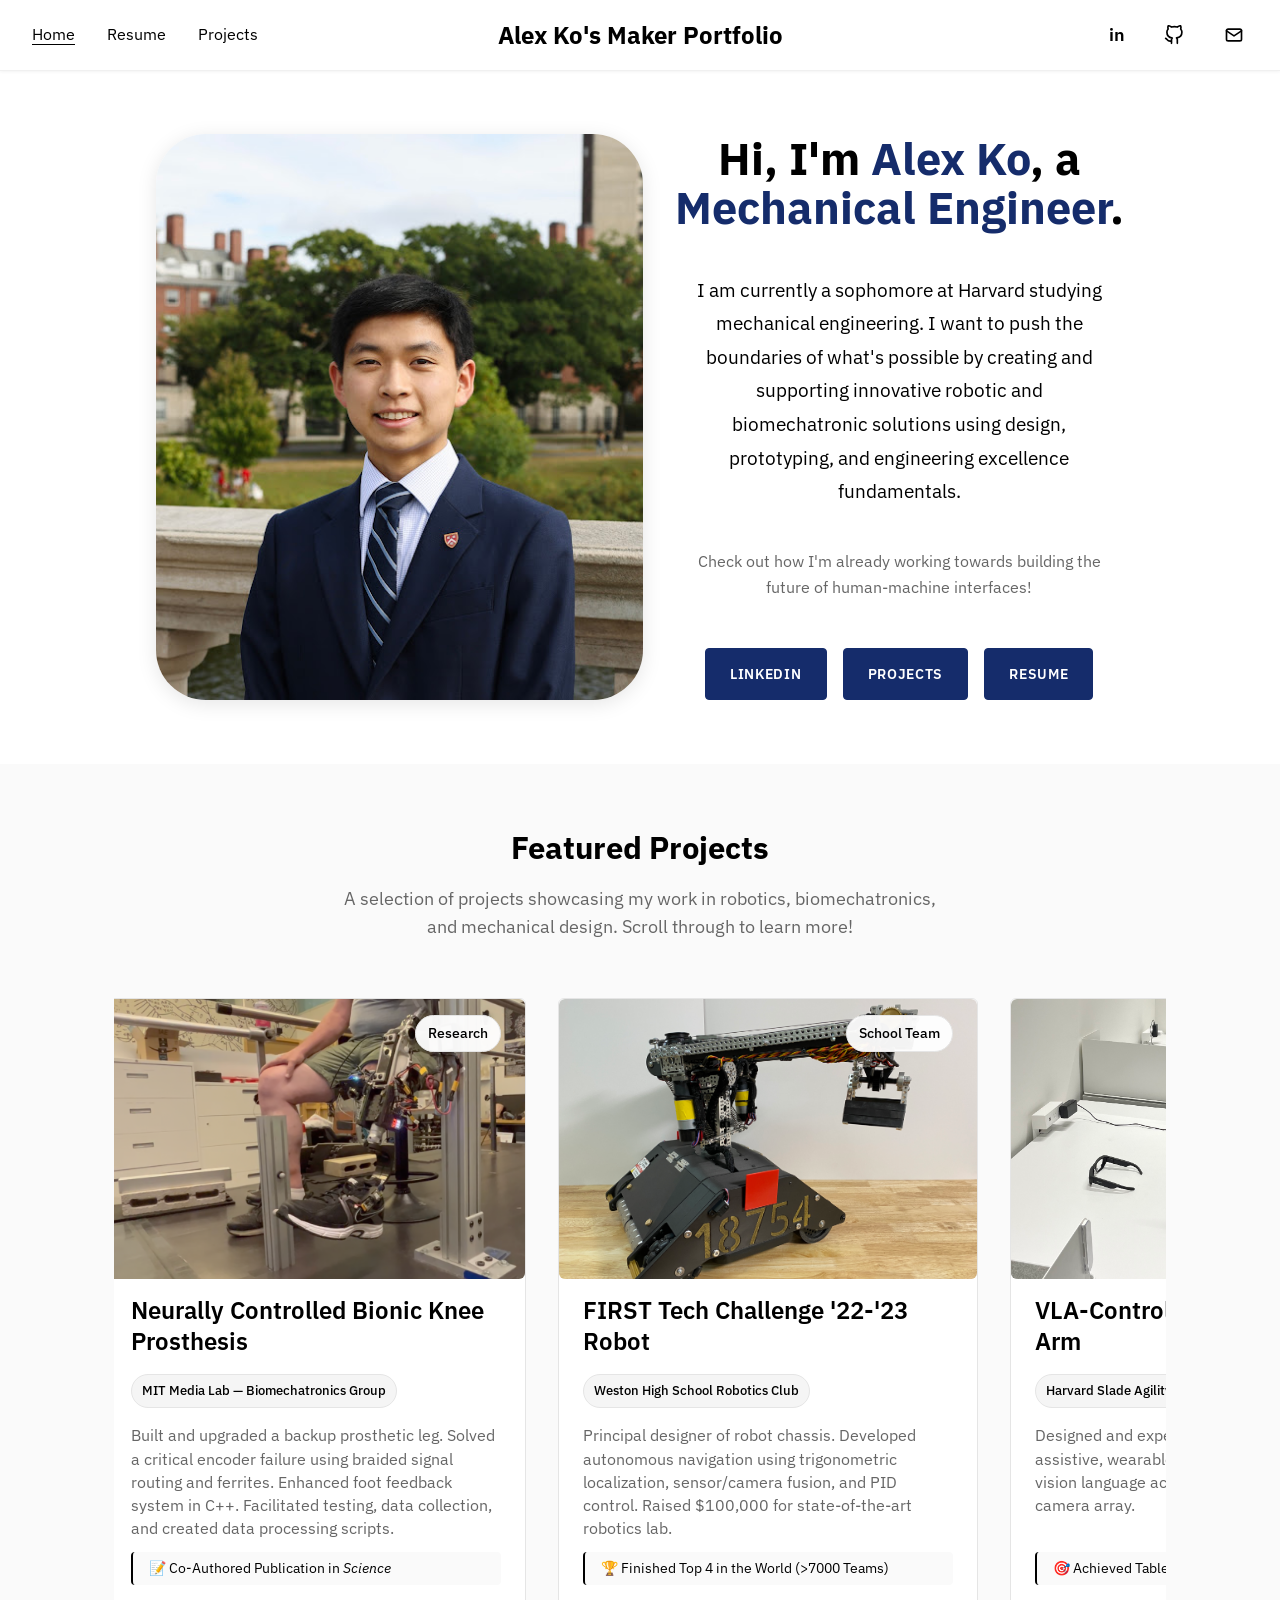
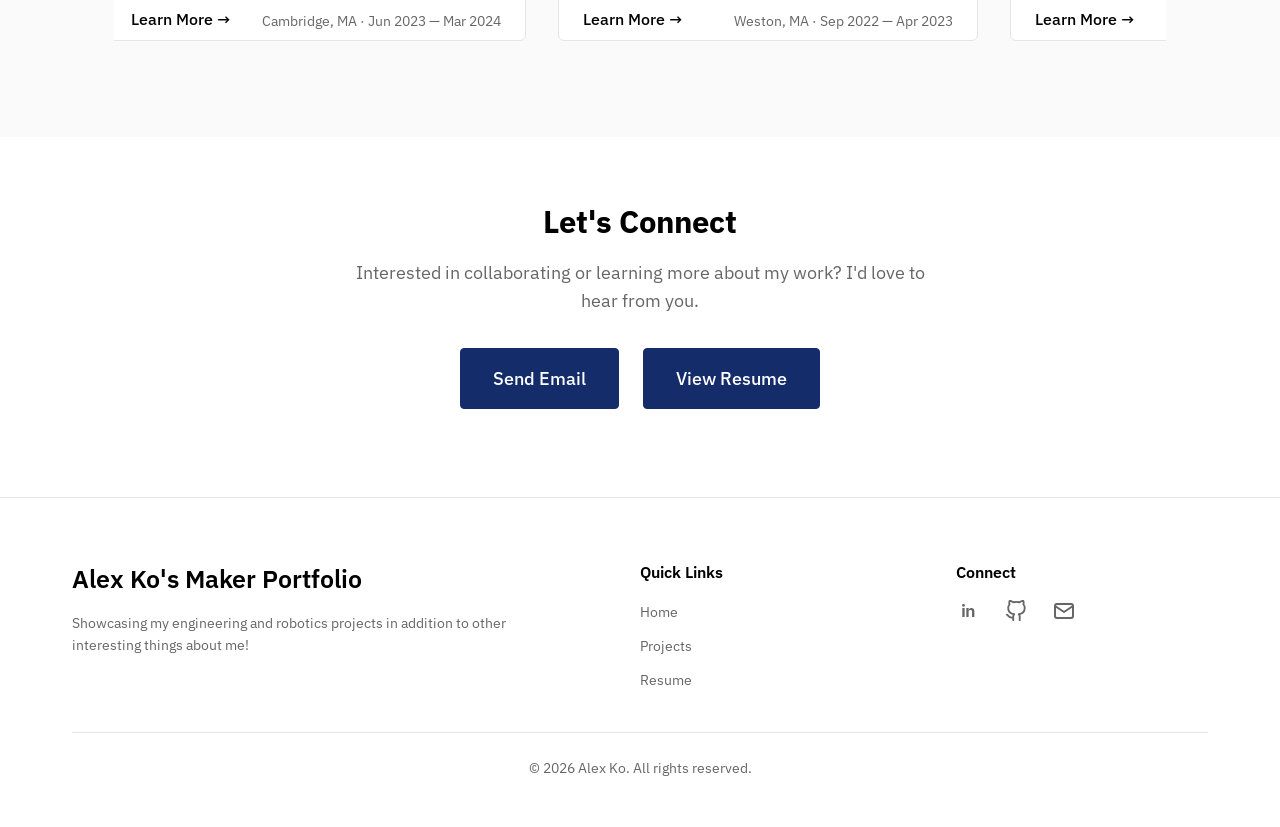
<file: index.html>
<!DOCTYPE html>
<html lang="en" data-theme="light">
<head>
    <meta charset="UTF-8">
    <meta name="viewport" content="width=device-width, initial-scale=1.0, maximum-scale=5.0, user-scalable=yes">
    <meta name="description" content="Alex Ko's Maker Portfolio">
    <title>Alex Ko's Maker Portfolio</title>
    <link rel="icon" type="image/png" href="assets/images/icons/site_logo_dark.png" id="favicon">
    <script>
        (function () {
            var favicon = document.getElementById('favicon');
            if (!favicon || !window.matchMedia) {
                return;
            }
            if (document.documentElement && document.documentElement.getAttribute('data-theme') === 'light') {
                favicon.href = 'assets/images/icons/site_logo_dark.png';
                return;
            }
            var darkQuery = window.matchMedia('(prefers-color-scheme: dark)');
            var setIcon = function (event) {
                favicon.href = event.matches
                    ? 'assets/images/icons/site_logo_light.png'
                    : 'assets/images/icons/site_logo_dark.png';
            };
            setIcon(darkQuery);
            if (darkQuery.addEventListener) {
                darkQuery.addEventListener('change', setIcon);
            } else if (darkQuery.addListener) {
                darkQuery.addListener(setIcon);
            }
        })();
    </script>

    <script>
        document.documentElement.classList.add('reveal-ready');
    </script>
    <link rel="preconnect" href="https://fonts.googleapis.com">
    <link rel="preconnect" href="https://fonts.gstatic.com" crossorigin>
    <link href="https://fonts.googleapis.com/css2?family=IBM+Plex+Sans:ital,wght@0,100;0,200;0,300;0,400;0,500;0,600;0,700;1,100;1,200;1,300;1,400;1,500;1,600;1,700&display=swap" rel="stylesheet">
    <link rel="stylesheet" href="assets/css/main.css">
    <link rel="stylesheet" href="assets/css/components.css">
    <link rel="stylesheet" href="assets/css/home.css">
    <link rel="stylesheet" href="assets/css/responsive.css">
</head>
<body class="is-revealed" data-load-reveal>
    <a href="#main-content" class="skip-link">Skip to main content</a>
    
    <!-- Header Navigation -->
    <header class="site-header">
        <div class="header-container">
            <nav class="header-nav-left">
                <a href="index.html" class="nav-link">Home</a>
                <a href="resume.html" class="nav-link">Resume</a>
                <a href="projects.html" class="nav-link">Projects</a>
                </nav>
            <div class="header-title">
                <a href="index.html" class="site-logo">Alex Ko's Maker Portfolio</a>
            </div>
            <div class="header-social">
                <a href="https://www.linkedin.com/in/alexsyko/" target="_blank" rel="noopener noreferrer" class="social-link social-linkedin" aria-label="LinkedIn">
                    in
                </a>
                <a href="https://github.com/asyk454" target="_blank" rel="noopener noreferrer" class="social-link social-github" aria-label="GitHub">
                    <svg width="20" height="20" viewBox="0 0 24 24" fill="none" stroke="currentColor" stroke-width="2" stroke-linecap="round" stroke-linejoin="round">
                        <path d="M9 19c-5 1.5-5-2.5-7-3m14 6v-3.87a3.37 3.37 0 0 0-.94-2.61c3.14-.35 6.44-1.54 6.44-7A5.44 5.44 0 0 0 20 4.77 5.07 5.07 0 0 0 19.91 1S18.73.65 16 2.48a13.38 13.38 0 0 0-7 0C6.27.65 5.09 1 5.09 1A5.07 5.07 0 0 0 5 4.77a5.44 5.44 0 0 0-1.5 3.78c0 5.42 3.3 6.61 6.44 7A3.37 3.37 0 0 0 9 18.13V22"></path>
                    </svg>
                </a>
                <a href="mailto:alexko@college.harvard.edu" target="_blank" rel="noopener noreferrer" class="social-link social-email" aria-label="Email">
                    <svg width="20" height="20" viewBox="0 0 24 24" fill="none" stroke="currentColor" stroke-width="2" stroke-linecap="round" stroke-linejoin="round">
                        <rect x="3" y="5" width="18" height="14" rx="2" ry="2"></rect>
                        <path d="M3 7l9 6 9-6"></path>
                    </svg>
                </a>
            </div>
            <div class="mobile-dropdown">
                <button class="mobile-dropdown-toggle" aria-label="Toggle menu" aria-expanded="false">
                    <span></span>
                    <span></span>
                    <span></span>
                </button>
                <nav class="mobile-dropdown-menu">
                    <a href="resume.html" class="nav-link">Resume</a>
                    <a href="projects.html" class="nav-link">Projects</a>
                </nav>
            </div>
        </div>
    </header>

    <main id="main-content">
        <!-- Hero Section -->
        <section class="hero">
            <div class="hero-layout">
                <div class="hero-photo">
                    <img src="assets/images/profile/Alex Ko Headshot copy.jpg" alt="Profile photo" class="hero-headshot" loading="eager">
                </div>
                    <div class="hero-content">
                        <h1 class="hero-title">
                            <span class="hero-title-line1">
                                Hi, I'm <span class="name-highlight">Alex Ko</span>, a
                            </span>
                            <span class="hero-title-line2">
                                <span class="name-highlight">Mechanical Engineer</span>.
                            </span>
                        </h1>

                        <p class="hero-intro">
                            I am currently a sophomore at Harvard studying mechanical engineering. I want to push the 
                            boundaries of what's possible by creating and supporting innovative robotic and biomechatronic  
                            solutions using design, prototyping, and engineering excellence fundamentals.
                        </p>
                        <p class="hero-cta-text">
                            Check out how I'm already working towards building the future of human-machine interfaces!
                        </p>
                        <div class="hero-buttons">
                            <a href="https://www.linkedin.com/in/alexsyko/" target="_blank" rel="noopener noreferrer" class="btn-hero">LINKEDIN</a>
                            <a href="projects.html" class="btn-hero">PROJECTS</a>
                            <a href="resume.html" class="btn-hero">RESUME</a>
                        </div>
                    </div>
                </div>
        </section>

        <!-- Featured Projects Section -->
        <section class="section-alt" id="projects">
            <div class="container">
                <div class="projects-header">
                    <h2>Featured Projects</h2>
                    <p class="projects-subtitle">
                        A selection of projects showcasing my work in robotics, biomechatronics, and mechanical design. Scroll through to learn more!
                    </p>
                </div>
                <div class="projects-grid">
                    <!-- Project Card 1 -->
                    <article class="project-card">
                        <div class="image-container">
                            <!-- TODO: This image is probably just a place holder and should be replaced with a higher quality image if Tony has one -->
                            <img src="assets/images/projects/MediaLab/MediaLabLeg.png" alt="Tissue-integrated bionic knee prosthesis" class="project-card-image" loading="lazy">
                            <span class="project-card-badge tag tag-biomechatronics">Research</span>
                        </div>
                        <div class="project-card-content">
                            <h3 class="project-card-title">Neurally Controlled Bionic Knee Prosthesis</h3>
                            <div class="project-card-affiliation">MIT Media Lab &mdash; Biomechatronics Group</div>
                            <p class="project-card-description">
                                Built and upgraded a backup prosthetic leg. Solved a critical encoder failure using braided signal routing and ferrites. Enhanced foot feedback system in C++. Facilitated testing, data collection, and created data processing scripts.
                            </p>
                            <div class="project-card-metric">
                                📝 Co-Authored Publication in <a href="https://www.science.org/doi/10.1126/science.adv3223" target="_blank" rel="noopener noreferrer"><i>Science</i></a>
                            </div>
                            <div class="project-card-footer">
                                <a href="projects/MediaLab.html" class="project-card-link">
                                    Learn More&nbsp;→
                                </a>
                                <div class="project-card-meta meta">
                                    <span class="meta-location">Cambridge, MA</span>
                                    <span class="meta-sep" aria-hidden="true">·</span>
                                    <span class="meta-dates">Jun 2023 &mdash; Mar 2024</span>
                                </div>
                            </div>
                        </div>
                    </article>

                    <!-- Project Card 2 -->
                    <article class="project-card">
                        <div class="image-container">
                            <img src="assets/images/projects/FTC-23/FTC_23_Robot.JPG" alt="FTC Competition Robot" class="project-card-image" loading="lazy">
                            <span class="project-card-badge tag tag-robotics">School Team</span>
                        </div>
                        <div class="project-card-content">
                            <h3 class="project-card-title">FIRST Tech Challenge '22-'23 Robot</h3>
                            <div class="project-card-affiliation">Weston High School Robotics Club</div>
                            <p class="project-card-description">
                                Principal designer of robot chassis. Developed autonomous navigation using trigonometric localization, sensor/camera fusion, and PID control. Raised $100,000 for state-of-the-art robotics lab.
                            </p>
                            <div class="project-card-metric">
                                🏆 Finished Top 4 in the World (>7000 Teams)
                            </div>
                            <div class="project-card-footer">
                                <a href="projects/FTC-23.html" class="project-card-link">
                                    Learn More&nbsp;→
                                </a>
                                <div class="project-card-meta meta">
                                    <span class="meta-location">Weston, MA</span>
                                    <span class="meta-sep" aria-hidden="true">·</span>
                                    <span class="meta-dates">Sep 2022 &mdash; Apr 2023</span>
                                </div>
                            </div>
                        </div>
                    </article>

                    <!-- Project Card 3 -->
                    <article class="project-card">
                        <div class="image-container">
                            <img src="assets/images/projects/SladeLab/SladeLabArm.jpeg" alt="Biomechatronic Device" class="project-card-image" loading="lazy">
                            <span class="project-card-badge tag tag-biomechatronics">Research</span>
                        </div>
                        <div class="project-card-content">
                            <h3 class="project-card-title">VLA-Controlled Supernumerary Arm</h3>
                            <div class="project-card-affiliation">Harvard Slade Agility Lab</div>
                            <p class="project-card-description">
                                Designed and experimented with a 6-DOF, assistive, wearable robotic arm powered by a vision language action model controller and multi-camera array.
                            </p>
                            <div class="project-card-metric">
                                🎯 Achieved Tabletop Pick and Place Control
                            </div>
                            <div class="project-card-footer">
                                <a href="projects/SladeLab.html" class="project-card-link">
                                    Learn More&nbsp;→
                                </a>
                                <div class="project-card-meta meta">
                                    <span class="meta-location">Cambridge, MA</span>
                                    <span class="meta-sep" aria-hidden="true">·</span>
                                    <span class="meta-dates">Jun &mdash; Aug 2025</span>
                                </div>
                            </div>
                        </div>
                    </article>

                    <!-- Project Card 4 -->
                    <article class="project-card">
                        <div class="image-container">
                            <img src="assets/images/projects/ES-51/ES51_robot.jpg" alt="Custom Actuator Design" class="project-card-image" loading="lazy">
                            <span class="project-card-badge tag tag-prototyping">Class Project</span>
                        </div>
                        <div class="project-card-content">
                            <h3 class="project-card-title">Engineering Sciences 51 Design Challenge Robot</h3>
                            <div class="project-card-affiliation">Harvard ES 51 Mechanical Design Class</div>
                            <p class="project-card-description">
                                Managed build timeline and match strategy while leading parts manufacturing/assembly for a two-speed, gear-shifting, 6WD chassis and silicone gripping competition robot.
                            </p>
                            <div class="project-card-metric">
                                ✅ Drivetrain Praised as Most Maneuverable
                            </div>
                            <div class="project-card-footer">
                                <a href="projects/ES-51.html" class="project-card-link">
                                    Learn More&nbsp;→
                                </a>
                                <div class="project-card-meta meta">
                                    <span class="meta-location">Cambridge, MA</span>
                                    <span class="meta-sep" aria-hidden="true">·</span>
                                    <span class="meta-dates">Jan &mdash; May 2025</span>
                                </div>
                            </div>
                        </div>
                    </article>
                </div>
            </div>
        </section>

        <!-- Contact CTA Section -->
        <section class="contact-section">
            <div class="container">
                <h2>Let's Connect</h2>
                <p class="contact-message">
                    Interested in collaborating or learning more about my work? I'd love to hear from you.
                </p>
                <div class="contact-buttons">
                    <a href="mailto:alexko@college.harvard.edu" class="btn btn-primary btn-large">Send Email</a>
                    <a href="resume.html" class="btn btn-secondary btn-large">View Resume</a>
                </div>
            </div>
        </section>
    </main>

    <!-- Footer -->
    <footer class="site-footer">
        <div class="footer-container">
            <div class="footer-content">
                <div class="footer-about">
                    <h3>Alex Ko's Maker Portfolio</h3>
                    <p>Showcasing my engineering and robotics projects in addition to other interesting things about me!</p>
                </div>
                <div class="footer-links">
                    <h4>Quick Links</h4>
                    <ul>
                        <li><a href="index.html">Home</a></li>
                        <li><a href="projects.html">Projects</a></li>
                        <li><a href="resume.html">Resume</a></li>
                    </ul>
                </div>
                <div class="footer-links">
                    <h4>Connect</h4>
                    <div class="footer-social">
                        <a href="https://www.linkedin.com/in/alexsyko/" aria-label="LinkedIn" target="_blank" rel="noopener noreferrer" class="social-link social-linkedin">
                            in
                        </a>
                        <a href="https://github.com/asyk454" aria-label="GitHub" target="_blank" rel="noopener noreferrer" class="social-github">
                            <svg class="icon-github" width="20" height="20" viewBox="0 0 24 24" fill="none" stroke="currentColor" stroke-width="2" stroke-linecap="round" stroke-linejoin="round">
                                <path d="M9 19c-5 1.5-5-2.5-7-3m14 6v-3.87a3.37 3.37 0 0 0-.94-2.61c3.14-.35 6.44-1.54 6.44-7A5.44 5.44 0 0 0 20 4.77 5.07 5.07 0 0 0 19.91 1S18.73.65 16 2.48a13.38 13.38 0 0 0-7 0C6.27.65 5.09 1 5.09 1A5.07 5.07 0 0 0 5 4.77a5.44 5.44 0 0 0-1.5 3.78c0 5.42 3.3 6.61 6.44 7A3.37 3.37 0 0 0 9 18.13V22"></path>
                            </svg>
                        </a>
                        <a href="mailto:alexko@college.harvard.edu" aria-label="Email" class="social-email">
                            <svg width="20" height="20" viewBox="0 0 24 24" fill="none" stroke="currentColor" stroke-width="2" stroke-linecap="round" stroke-linejoin="round">
                                <rect x="3" y="5" width="18" height="14" rx="2" ry="2"></rect>
                                <path d="M3 7l9 6 9-6"></path>
                            </svg>
                        </a>
                    </div>
                </div>
            </div>
            <div class="footer-bottom">
                <p>&copy; 2026 Alex Ko. All rights reserved.</p>
            </div>
        </div>
    </footer>

    <script src="assets/js/main.js"></script>
</body>
</html>
</file>
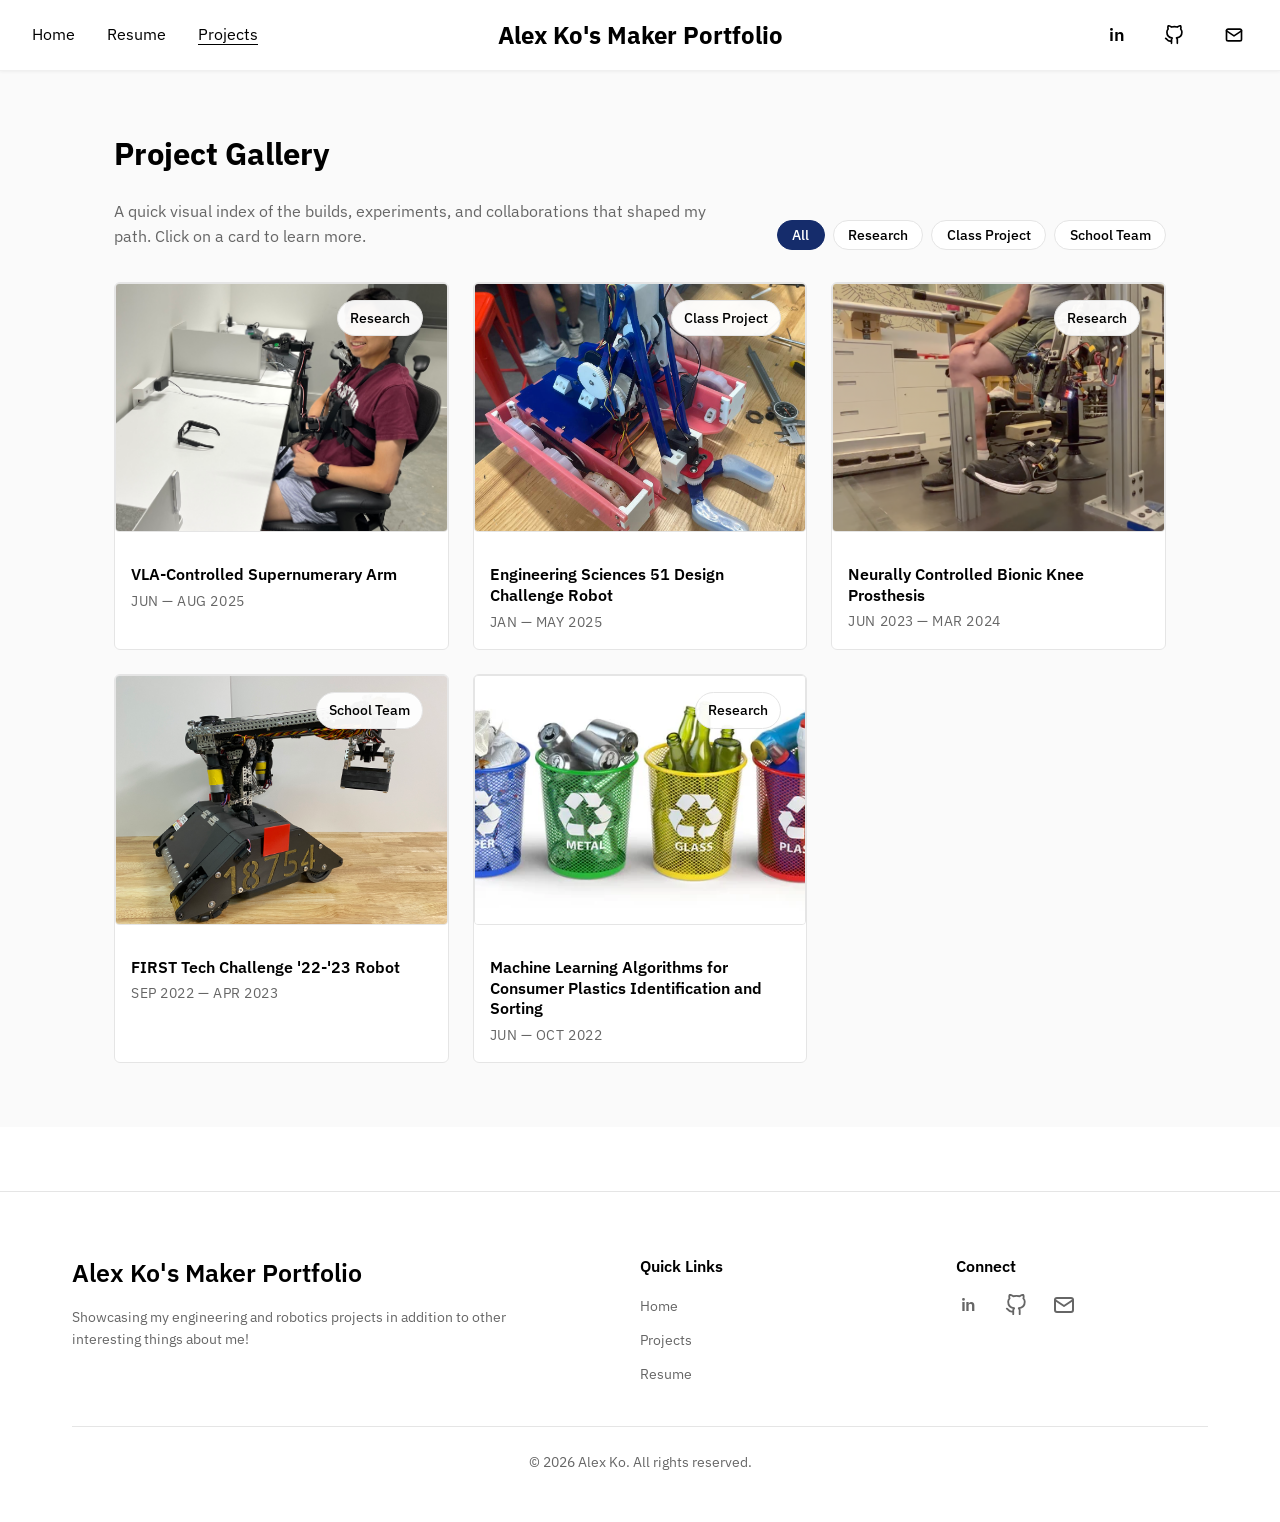
<file: projects.html>
<!DOCTYPE html>
<html lang="en" data-theme="light">
<head>
    <meta charset="UTF-8">
    <meta name="viewport" content="width=device-width, initial-scale=1.0, maximum-scale=5.0, user-scalable=yes">
    <meta name="description" content="Alex Ko's Maker Portfolio">
    <title>Projects | Alex Ko's Maker Portfolio</title>
    <link rel="icon" type="image/png" href="assets/images/icons/site_logo_dark.png" id="favicon">
    <script>
        (function () {
            var favicon = document.getElementById('favicon');
            if (!favicon || !window.matchMedia) {
                return;
            }
            if (document.documentElement && document.documentElement.getAttribute('data-theme') === 'light') {
                favicon.href = 'assets/images/icons/site_logo_dark.png';
                return;
            }
            var darkQuery = window.matchMedia('(prefers-color-scheme: dark)');
            var setIcon = function (event) {
                favicon.href = event.matches
                    ? 'assets/images/icons/site_logo_light.png'
                    : 'assets/images/icons/site_logo_dark.png';
            };
            setIcon(darkQuery);
            if (darkQuery.addEventListener) {
                darkQuery.addEventListener('change', setIcon);
            } else if (darkQuery.addListener) {
                darkQuery.addListener(setIcon);
            }
        })();
    </script>

    <script>
        document.documentElement.classList.add('reveal-ready');
    </script>
    <link rel="preconnect" href="https://fonts.googleapis.com">
    <link rel="preconnect" href="https://fonts.gstatic.com" crossorigin>
    <link href="https://fonts.googleapis.com/css2?family=IBM+Plex+Sans:ital,wght@0,100;0,200;0,300;0,400;0,500;0,600;0,700;1,100;1,200;1,300;1,400;1,500;1,600;1,700&display=swap" rel="stylesheet">
    <link rel="stylesheet" href="assets/css/main.css">
    <link rel="stylesheet" href="assets/css/components.css">
    <link rel="stylesheet" href="assets/css/projects.css">
    <link rel="stylesheet" href="assets/css/responsive.css">
</head>
<body class="projects-page is-revealed" data-load-reveal>
    <a href="#main-content" class="skip-link">Skip to main content</a>

    <header class="site-header">
        <div class="header-container">
            <nav class="header-nav-left">
                <a href="index.html" class="nav-link">Home</a>
                <a href="resume.html" class="nav-link">Resume</a>
                <a href="projects.html" class="nav-link">Projects</a>
                </nav>
            <div class="header-title">
                <a href="index.html" class="site-logo">Alex Ko's Maker Portfolio</a>
            </div>
            <div class="header-social">
                <a href="https://www.linkedin.com/in/alexsyko/" target="_blank" rel="noopener noreferrer" class="social-link social-linkedin" aria-label="LinkedIn">
                    in
                </a>
                <a href="https://github.com/asyk454" target="_blank" rel="noopener noreferrer" class="social-link social-github" aria-label="GitHub">
                    <svg width="20" height="20" viewBox="0 0 24 24" fill="none" stroke="currentColor" stroke-width="2" stroke-linecap="round" stroke-linejoin="round">
                        <path d="M9 19c-5 1.5-5-2.5-7-3m14 6v-3.87a3.37 3.37 0 0 0-.94-2.61c3.14-.35 6.44-1.54 6.44-7A5.44 5.44 0 0 0 20 4.77 5.07 5.07 0 0 0 19.91 1S18.73.65 16 2.48a13.38 13.38 0 0 0-7 0C6.27.65 5.09 1 5.09 1A5.07 5.07 0 0 0 5 4.77a5.44 5.44 0 0 0-1.5 3.78c0 5.42 3.3 6.61 6.44 7A3.37 3.37 0 0 0 9 18.13V22"></path>
                    </svg>
                </a>
                <a href="mailto:alexko@college.harvard.edu" target="_blank" rel="noopener noreferrer" class="social-link social-email" aria-label="Email">
                    <svg width="20" height="20" viewBox="0 0 24 24" fill="none" stroke="currentColor" stroke-width="2" stroke-linecap="round" stroke-linejoin="round">
                        <rect x="3" y="5" width="18" height="14" rx="2" ry="2"></rect>
                        <path d="M3 7l9 6 9-6"></path>
                    </svg>
                </a>
            </div>
            <div class="mobile-dropdown">
                <button class="mobile-dropdown-toggle" aria-label="Toggle menu" aria-expanded="false">
                    <span></span>
                    <span></span>
                    <span></span>
                </button>
                <nav class="mobile-dropdown-menu">
                    <a href="resume.html" class="nav-link">Resume</a>
                    <a href="projects.html" class="nav-link">Projects</a>
                </nav>
            </div>
        </div>
    </header>

    <main id="main-content">
        <section class="section-alt projects-gallery" id="projects-grid">
            <div class="container">
                <div class="projects-gallery-header">
                    <div>
                        <h2>Project Gallery</h2>
                        <p class="projects-gallery-subtitle">A quick visual index of the builds, experiments, and collaborations that shaped my path. Click on a card to learn more.</p>
                        <!-- <p class="projects-gallery-blurb"></p> -->
                    </div>
                    <div class="projects-controls">
                        <div class="projects-filters" role="group" aria-label="Filter projects">
                            <button class="filter-pill is-active" type="button" data-filter="all" aria-pressed="true">All</button>
                            <button class="filter-pill" type="button" data-filter="research" aria-pressed="false">Research</button>
                            <button class="filter-pill" type="button" data-filter="class" aria-pressed="false">Class Project</button>
                            <button class="filter-pill" type="button" data-filter="competition" aria-pressed="false">School Team</button>
                        </div>
                    </div>
                </div>

                <div class="projects-gallery-grid">
                    <a class="project-tile" href="projects/SladeLab.html" data-identifier="SladeLab" data-category="research robotics">
                        <div class="project-tile-image">
                            <img src="assets/images/projects/SladeLab/SladeLabArm.jpeg" alt="Wearable supernumerary arm prototype" loading="lazy">
                            <span class="project-tile-badge tag tag-robotics">Research</span>
                        </div>
                        <div class="project-tile-label">
                            <span class="project-tile-title">VLA-Controlled Supernumerary Arm</span>
                            <span class="project-tile-meta">Jun &mdash; Aug 2025</span>
                        </div>
                    </a>

                    <a class="project-tile" href="projects/ES-51.html" data-identifier="ES-51" data-category="class prototyping">
                        <div class="project-tile-image">
                            <img src="assets/images/projects/ES-51/ES51_robot.jpg" alt="Custom drivetrain robot for ES 51" loading="lazy">
                            <span class="project-tile-badge tag tag-prototyping">Class Project</span>
                        </div>
                        <div class="project-tile-label">
                            <span class="project-tile-title">Engineering Sciences 51 Design Challenge Robot</span>
                            <span class="project-tile-meta">Jan &mdash; May 2025</span>
                        </div>
                    </a>

                    <a class="project-tile" href="projects/MediaLab.html" data-identifier="MediaLab" data-category="research biomechatronics">
                        <div class="project-tile-image">
                            <img src="assets/images/projects/MediaLab/MediaLabLeg.png" alt="Bionic knee prosthesis prototype" loading="lazy">
                            <span class="project-tile-badge tag tag-biomechatronics">Research</span>
                        </div>
                        <div class="project-tile-label">
                            <span class="project-tile-title">Neurally Controlled Bionic Knee Prosthesis</span>
                            <span class="project-tile-meta">Jun 2023 &mdash; Mar 2024</span>
                        </div>
                    </a>

                    <a class="project-tile" href="projects/FTC-23.html" data-identifier="FTC-23" data-category="competition robotics">
                        <div class="project-tile-image">
                            <img src="assets/images/projects/FTC-23/FTC_23_Robot.JPG" alt="FTC competition robot on the field" loading="lazy">
                            <span class="project-tile-badge tag tag-robotics">School Team</span>
                        </div>
                        <div class="project-tile-label">
                            <span class="project-tile-title">FIRST Tech Challenge '22-'23 Robot</span>
                            <span class="project-tile-meta">Sep 2022 &mdash; Apr 2023</span>
                        </div>
                    </a>

                    <a class="project-tile" href="projects/ML-Algorithms.html" data-identifier="ML-Algorithms" data-category="research ml">
                        <div class="project-tile-image">
                            <img src="assets/images/profile/ML_Hero_Stock.webp" alt="Machine learning themed hero image" loading="lazy">
                            <span class="project-tile-badge tag">Research</span>
                        </div>
                        <div class="project-tile-label">
                            <span class="project-tile-title">Machine Learning Algorithms for Consumer Plastics Identification and Sorting</span>
                            <span class="project-tile-meta">Jun &mdash; Oct 2022</span>
                        </div>
                    </a>
                </div>
            </div>
        </section>
    </main>

    <footer class="site-footer">
        <div class="footer-container">
            <div class="footer-content">
                <div class="footer-about">
                    <h3>Alex Ko's Maker Portfolio</h3>
                    <p>Showcasing my engineering and robotics projects in addition to other interesting things about me!</p>
                </div>
                <div class="footer-links">
                    <h4>Quick Links</h4>
                    <ul>
                        <li><a href="index.html">Home</a></li>
                        <li><a href="projects.html">Projects</a></li>
                        <li><a href="resume.html">Resume</a></li>
                    </ul>
                </div>
                <div class="footer-links">
                    <h4>Connect</h4>
                    <div class="footer-social">
                        <a href="https://www.linkedin.com/in/alexsyko/" aria-label="LinkedIn" target="_blank" rel="noopener noreferrer" class="social-link social-linkedin">
                            in
                        </a>
                        <a href="https://github.com/asyk454" aria-label="GitHub" target="_blank" rel="noopener noreferrer" class="social-github">
                            <svg class="icon-github" width="20" height="20" viewBox="0 0 24 24" fill="none" stroke="currentColor" stroke-width="2" stroke-linecap="round" stroke-linejoin="round">
                                <path d="M9 19c-5 1.5-5-2.5-7-3m14 6v-3.87a3.37 3.37 0 0 0-.94-2.61c3.14-.35 6.44-1.54 6.44-7A5.44 5.44 0 0 0 20 4.77 5.07 5.07 0 0 0 19.91 1S18.73.65 16 2.48a13.38 13.38 0 0 0-7 0C6.27.65 5.09 1 5.09 1A5.07 5.07 0 0 0 5 4.77a5.44 5.44 0 0 0-1.5 3.78c0 5.42 3.3 6.61 6.44 7A3.37 3.37 0 0 0 9 18.13V22"></path>
                            </svg>
                        </a>
                        <a href="mailto:alexko@college.harvard.edu" aria-label="Email" class="social-email">
                            <svg width="20" height="20" viewBox="0 0 24 24" fill="none" stroke="currentColor" stroke-width="2" stroke-linecap="round" stroke-linejoin="round">
                                <rect x="3" y="5" width="18" height="14" rx="2" ry="2"></rect>
                                <path d="M3 7l9 6 9-6"></path>
                            </svg>
                        </a>
                    </div>
                </div>
            </div>
            <div class="footer-bottom">
                <p>&copy; 2026 Alex Ko. All rights reserved.</p>
            </div>
        </div>
    </footer>

    <script src="assets/js/main.js"></script>
</body>
</html>
</file>
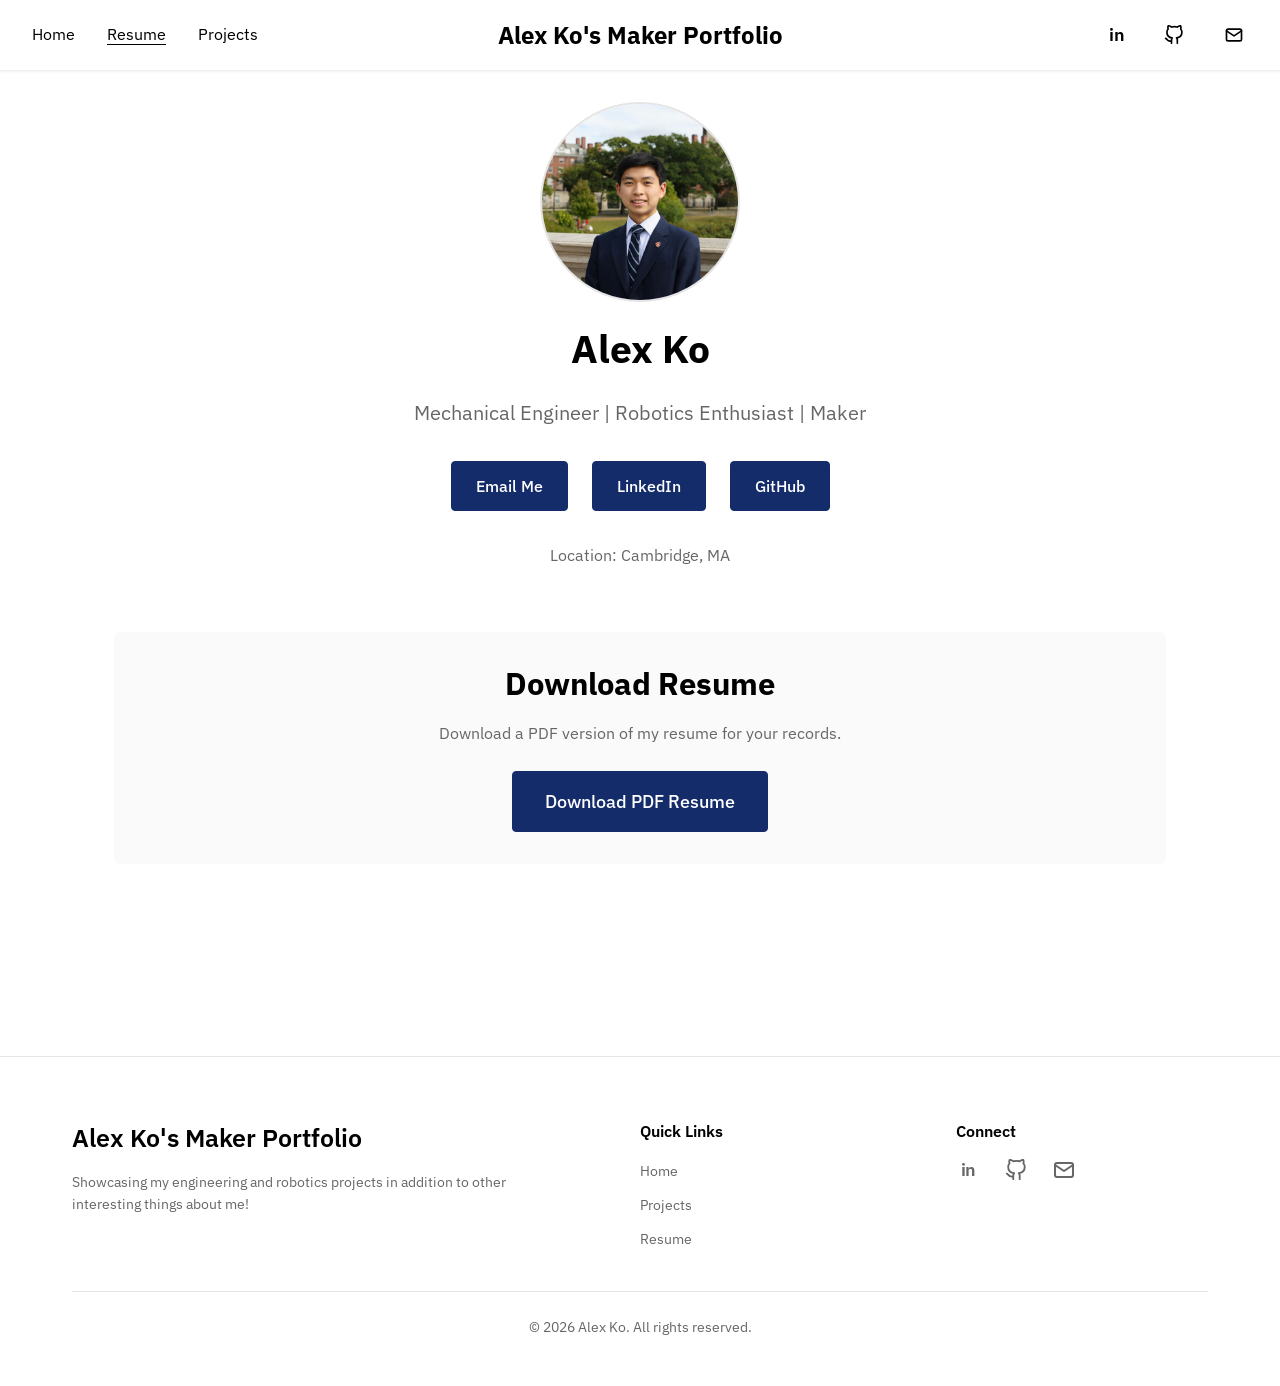
<file: resume.html>
<!DOCTYPE html>
<html lang="en" data-theme="light">
<head>
    <meta charset="UTF-8">
    <meta name="viewport" content="width=device-width, initial-scale=1.0, maximum-scale=5.0, user-scalable=yes">
    <meta name="description" content="Alex Ko's Maker Portfolio">
    <title>Resume | Alex Ko's Maker Portfolio</title>
    <link rel="icon" type="image/png" href="assets/images/icons/site_logo_dark.png" id="favicon">
    <script>
        (function () {
            var favicon = document.getElementById('favicon');
            if (!favicon || !window.matchMedia) {
                return;
            }
            if (document.documentElement && document.documentElement.getAttribute('data-theme') === 'light') {
                favicon.href = 'assets/images/icons/site_logo_dark.png';
                return;
            }
            var darkQuery = window.matchMedia('(prefers-color-scheme: dark)');
            var setIcon = function (event) {
                favicon.href = event.matches
                    ? 'assets/images/icons/site_logo_light.png'
                    : 'assets/images/icons/site_logo_dark.png';
            };
            setIcon(darkQuery);
            if (darkQuery.addEventListener) {
                darkQuery.addEventListener('change', setIcon);
            } else if (darkQuery.addListener) {
                darkQuery.addListener(setIcon);
            }
        })();
    </script>

    <script>
        document.documentElement.classList.add('reveal-ready');
    </script>
    <link rel="preconnect" href="https://fonts.googleapis.com">
    <link rel="preconnect" href="https://fonts.gstatic.com" crossorigin>
    <link href="https://fonts.googleapis.com/css2?family=IBM+Plex+Sans:ital,wght@0,100;0,200;0,300;0,400;0,500;0,600;0,700;1,100;1,200;1,300;1,400;1,500;1,600;1,700&display=swap" rel="stylesheet">
    <link rel="stylesheet" href="assets/css/main.css">
    <link rel="stylesheet" href="assets/css/components.css">
    <link rel="stylesheet" href="assets/css/responsive.css">
</head>
<body class="is-revealed" data-load-reveal>
    <a href="#main-content" class="skip-link">Skip to main content</a>
    
    <header class="site-header">
        <div class="header-container">
            <nav class="header-nav-left">
                <a href="index.html" class="nav-link">Home</a>
                <a href="resume.html" class="nav-link">Resume</a>
                <a href="projects.html" class="nav-link">Projects</a>
                </nav>
            <div class="header-title">
                <a href="index.html" class="site-logo">Alex Ko's Maker Portfolio</a>
            </div>
            <div class="header-social">
                <a href="https://www.linkedin.com/in/alexsyko/" target="_blank" rel="noopener noreferrer" class="social-link social-linkedin" aria-label="LinkedIn">
                    in
                </a>
                <a href="https://github.com/asyk454" target="_blank" rel="noopener noreferrer" class="social-link social-github" aria-label="GitHub">
                    <svg width="20" height="20" viewBox="0 0 24 24" fill="none" stroke="currentColor" stroke-width="2" stroke-linecap="round" stroke-linejoin="round">
                        <path d="M9 19c-5 1.5-5-2.5-7-3m14 6v-3.87a3.37 3.37 0 0 0-.94-2.61c3.14-.35 6.44-1.54 6.44-7A5.44 5.44 0 0 0 20 4.77 5.07 5.07 0 0 0 19.91 1S18.73.65 16 2.48a13.38 13.38 0 0 0-7 0C6.27.65 5.09 1 5.09 1A5.07 5.07 0 0 0 5 4.77a5.44 5.44 0 0 0-1.5 3.78c0 5.42 3.3 6.61 6.44 7A3.37 3.37 0 0 0 9 18.13V22"></path>
                    </svg>
                </a>
                <a href="mailto:alexko@college.harvard.edu" target="_blank" rel="noopener noreferrer" class="social-link social-email" aria-label="Email">
                    <svg width="20" height="20" viewBox="0 0 24 24" fill="none" stroke="currentColor" stroke-width="2" stroke-linecap="round" stroke-linejoin="round">
                        <rect x="3" y="5" width="18" height="14" rx="2" ry="2"></rect>
                        <path d="M3 7l9 6 9-6"></path>
                    </svg>
                </a>
            </div>
            <div class="mobile-dropdown">
                <button class="mobile-dropdown-toggle" aria-label="Toggle menu" aria-expanded="false">
                    <span></span>
                    <span></span>
                    <span></span>
                </button>
                <nav class="mobile-dropdown-menu">
                    <a href="resume.html" class="nav-link">Resume</a>
                    <a href="projects.html" class="nav-link">Projects</a>
                </nav>
            </div>
        </div>
    </header>

    <main id="main-content">
        <section class="section" style="margin-top: 70px; padding-top: var(--spacing-lg);">
            <div class="container">
                <!-- Contact Section -->
                <div style="text-align: center; margin-bottom: var(--spacing-xl);">
                    <img src="assets/images/profile/Alex Ko Headshot copy.jpg" alt="Profile photo" class="profile-photo" style="margin: 0 auto var(--spacing-md);" loading="lazy">
                    <h1>Alex Ko</h1>
                    <p style="font-size: 1.25rem; color: var(--text-light); margin-bottom: var(--spacing-lg);">
                        Mechanical Engineer | Robotics Enthusiast | Maker
                    </p>
                    <div style="display: flex; gap: var(--spacing-md); justify-content: center; flex-wrap: wrap; margin-bottom: var(--spacing-lg);">
                        <a href="mailto:alexko@college.harvard.edu" class="btn btn-primary">Email Me</a>
                        <a href="https://www.linkedin.com/in/alexsyko/" target="_blank" rel="noopener noreferrer" class="btn btn-secondary">LinkedIn</a>
                        <a href="https://github.com/asyk454" target="_blank" rel="noopener noreferrer" class="btn btn-secondary">GitHub</a>
                    </div>
                    <p style="color: var(--text-light);">Location: Cambridge, MA</p>
                </div>

                <!-- Resume Download -->
                <div style="text-align: center; margin: var(--spacing-xl) 0; padding: var(--spacing-lg); background: var(--background-alt); border-radius: var(--radius-md);">
                    <h2 style="margin-bottom: var(--spacing-sm);">Download Resume</h2>
                    <p style="color: var(--text-light); margin-bottom: var(--spacing-md);">
                        Download a PDF version of my resume for your records.
                    </p>
                    <a href="assets/AlexanderKo_Resume.pdf" class="btn btn-primary btn-large" download>Download PDF Resume</a>
                </div>
            </div>
        </section>
    </main>

    <footer class="site-footer">
        <div class="footer-container">
            <div class="footer-content">
                <div class="footer-about">
                    <h3>Alex Ko's Maker Portfolio</h3>
                    <p>Showcasing my engineering and robotics projects in addition to other interesting things about me!</p>
                </div>
                <div class="footer-links">
                    <h4>Quick Links</h4>
                    <ul>
                        <li><a href="index.html">Home</a></li>
                        <li><a href="projects.html">Projects</a></li>
                        <li><a href="resume.html">Resume</a></li>
                    </ul>
                </div>
                <div class="footer-links">
                    <h4>Connect</h4>
                    <div class="footer-social">
                        <a href="https://www.linkedin.com/in/alexsyko/" aria-label="LinkedIn" target="_blank" rel="noopener noreferrer" class="social-link social-linkedin">
                            in
                        </a>
                        <a href="https://github.com/asyk454" class="social-github" aria-label="GitHub" target="_blank" rel="noopener noreferrer">
                            <svg class="icon-github" width="20" height="20" viewBox="0 0 24 24" fill="none" stroke="currentColor" stroke-width="2" stroke-linecap="round" stroke-linejoin="round">
                                <path d="M9 19c-5 1.5-5-2.5-7-3m14 6v-3.87a3.37 3.37 0 0 0-.94-2.61c3.14-.35 6.44-1.54 6.44-7A5.44 5.44 0 0 0 20 4.77 5.07 5.07 0 0 0 19.91 1S18.73.65 16 2.48a13.38 13.38 0 0 0-7 0C6.27.65 5.09 1 5.09 1A5.07 5.07 0 0 0 5 4.77a5.44 5.44 0 0 0-1.5 3.78c0 5.42 3.3 6.61 6.44 7A3.37 3.37 0 0 0 9 18.13V22"></path>
                            </svg>
                        </a>
                        <a href="mailto:alexko@college.harvard.edu" class="social-email" aria-label="Email">
                            <svg width="20" height="20" viewBox="0 0 24 24" fill="none" stroke="currentColor" stroke-width="2" stroke-linecap="round" stroke-linejoin="round">
                                <rect x="3" y="5" width="18" height="14" rx="2" ry="2"></rect>
                                <path d="M3 7l9 6 9-6"></path>
                            </svg>
                        </a>
                    </div>
                </div>
            </div>
            <div class="footer-bottom">
                <p>&copy; 2026 Alex Ko. All rights reserved.</p>
            </div>
        </div>
    </footer>

    <script src="assets/js/main.js"></script>
</body>
</html>
</file>
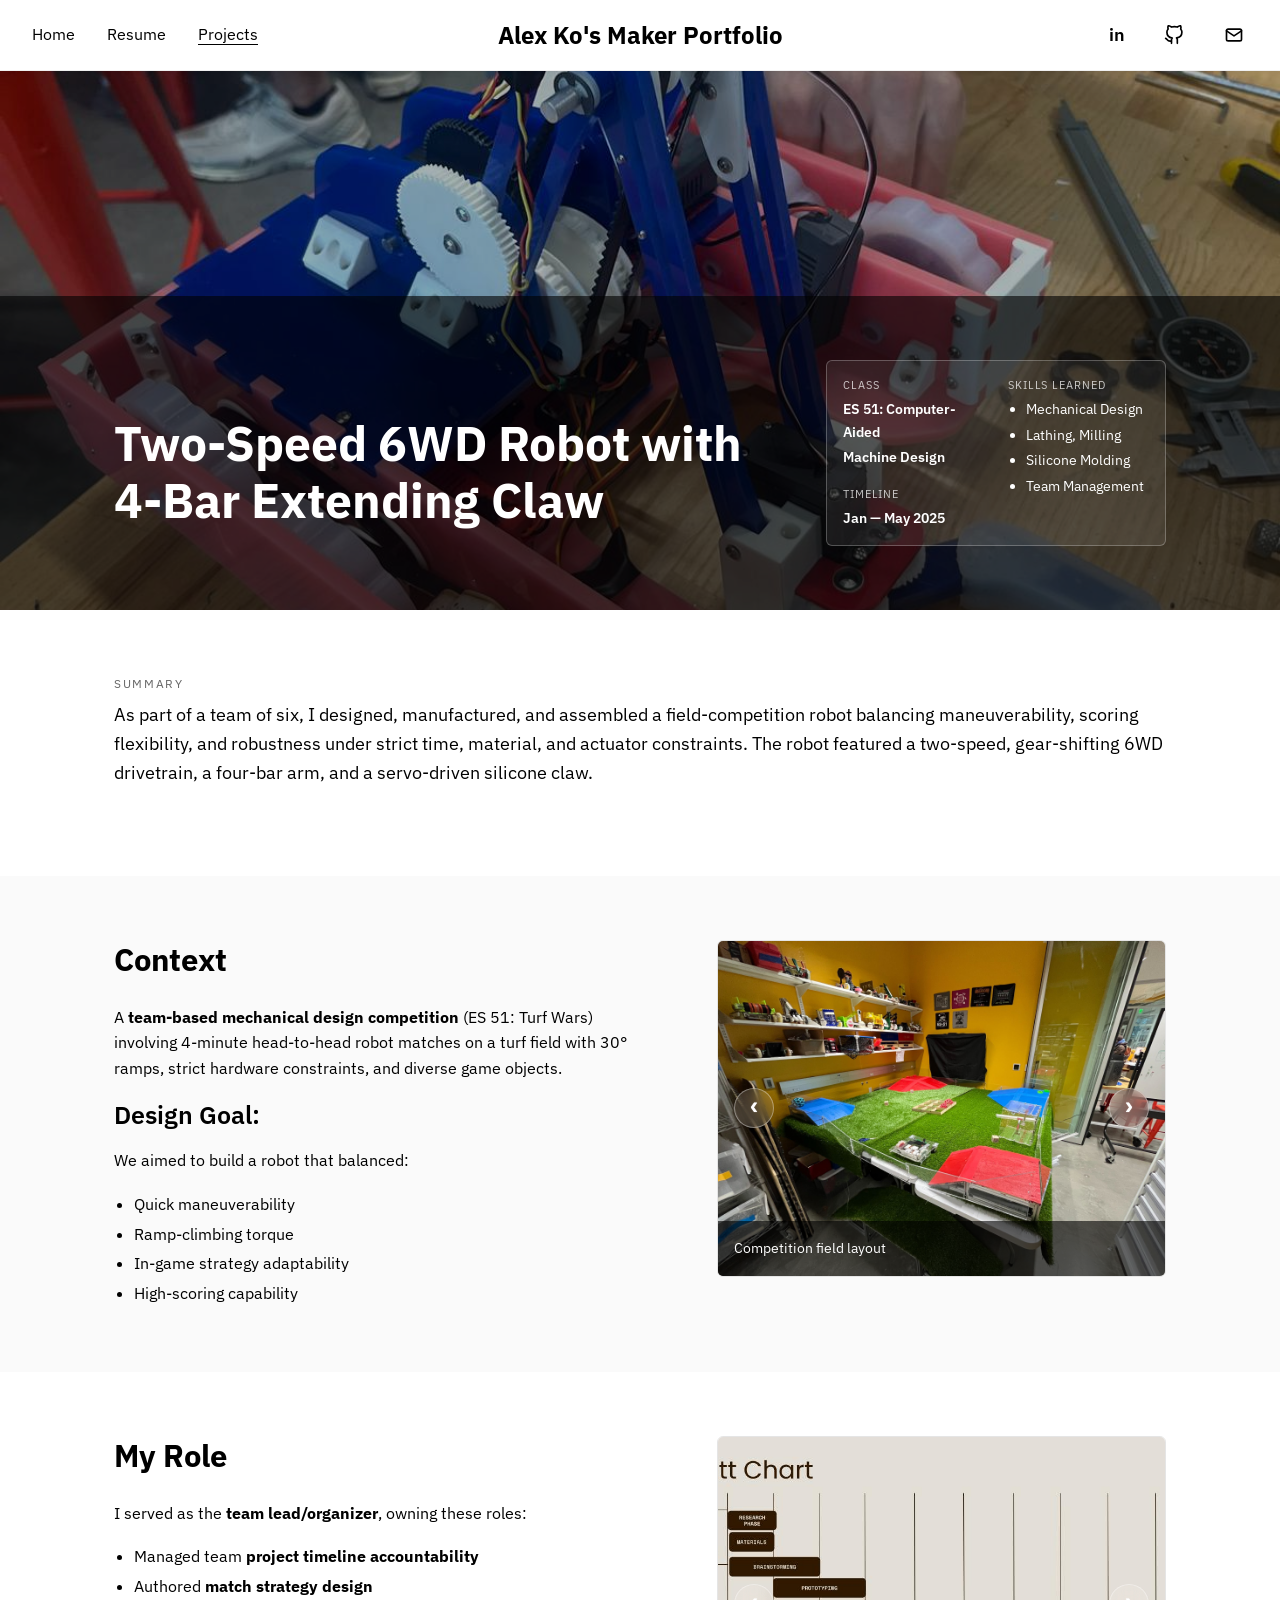
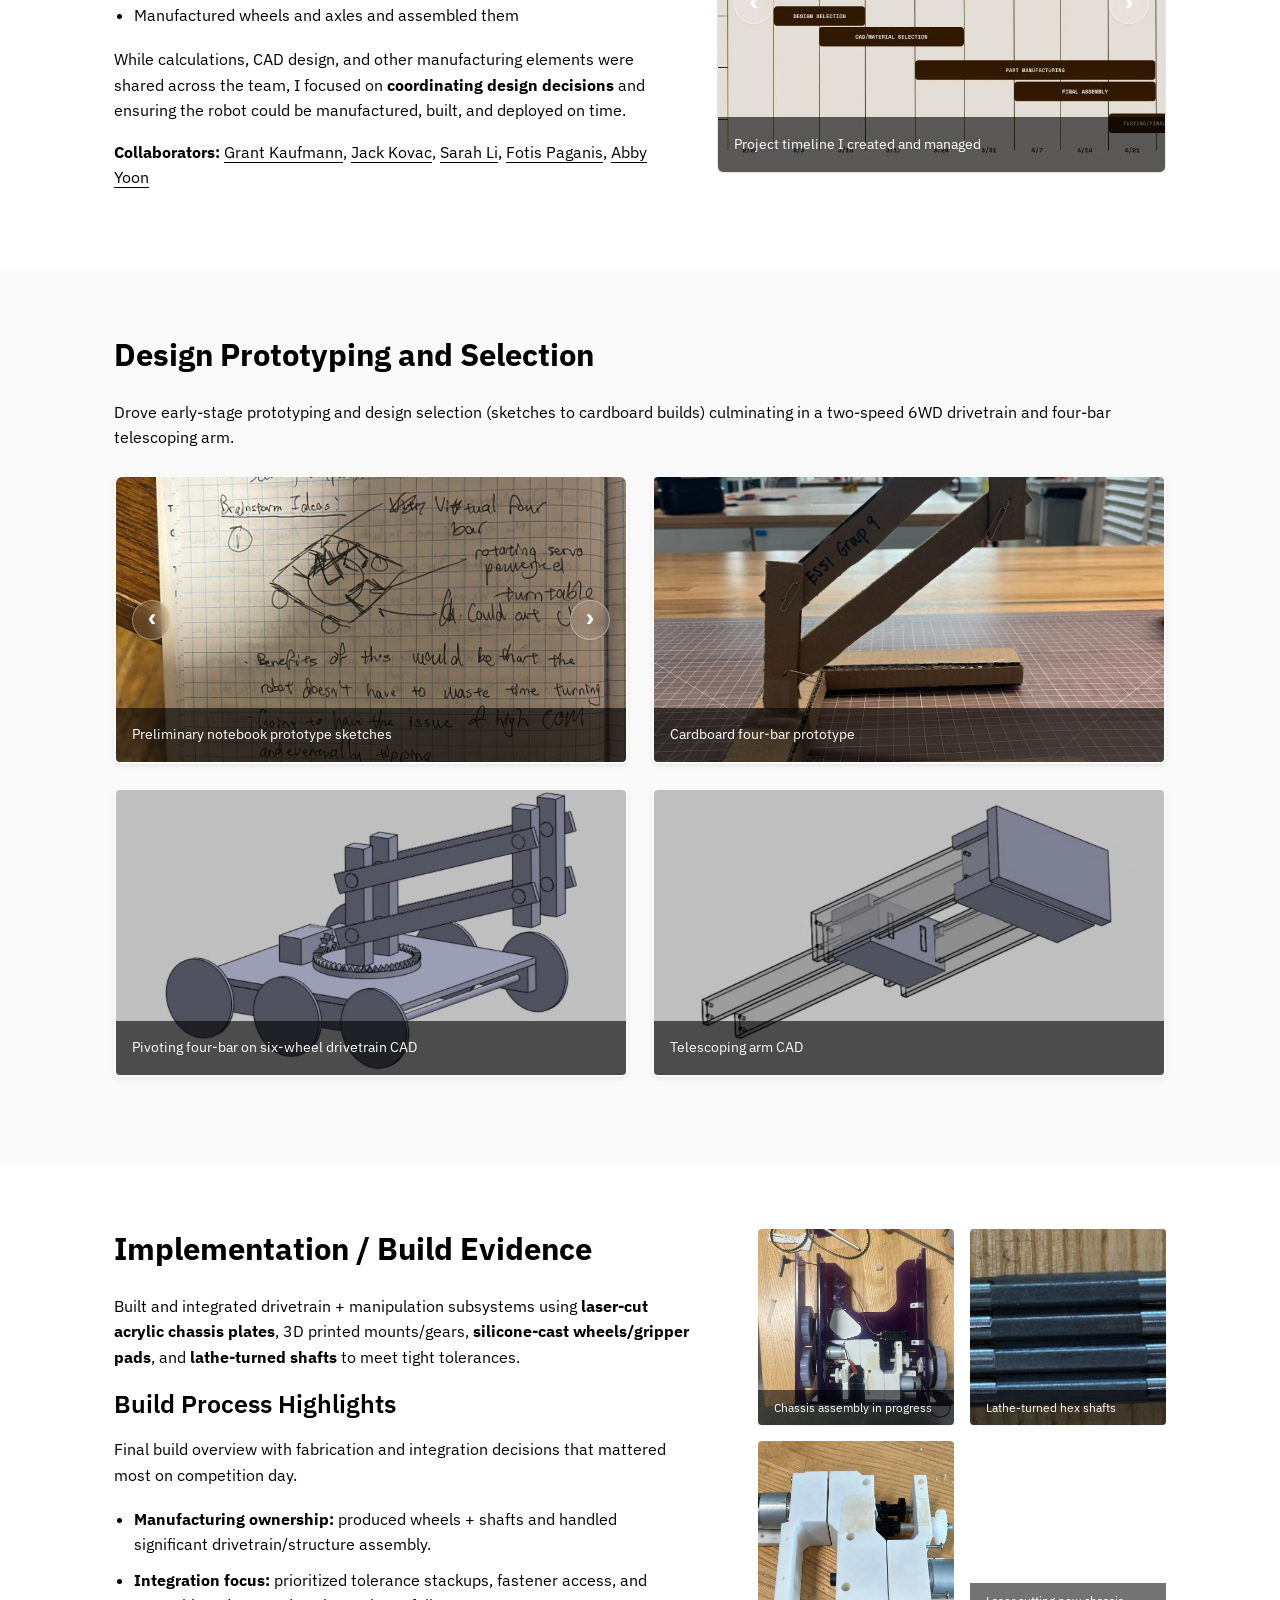
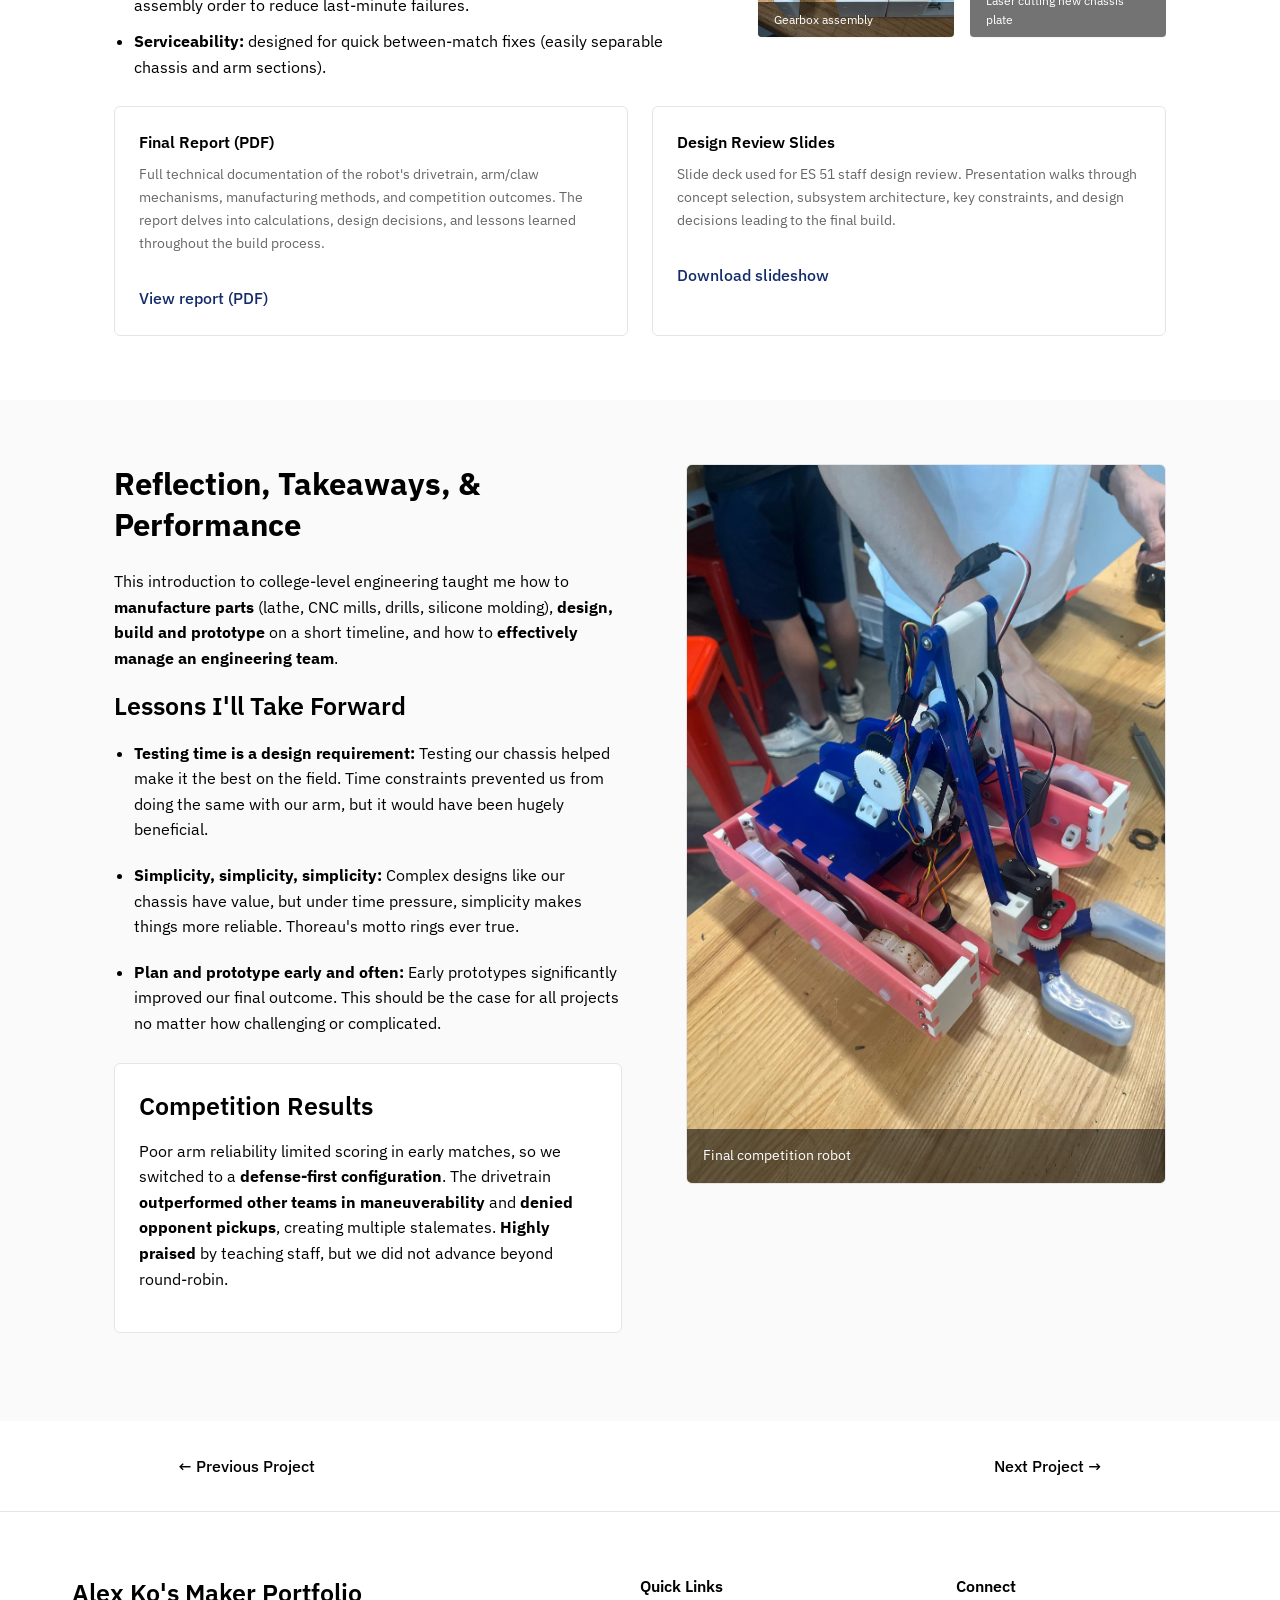
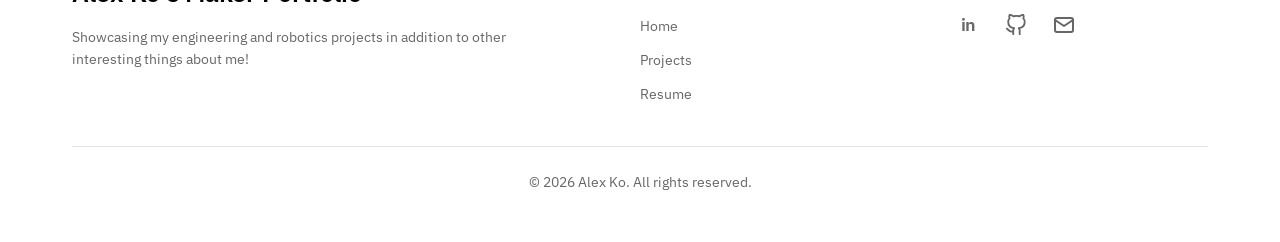
<file: projects/ES-51.html>
<!DOCTYPE html>
<html lang="en" data-theme="light">
<head>
    <meta charset="UTF-8">
    <meta name="viewport" content="width=device-width, initial-scale=1.0, maximum-scale=5.0, user-scalable=yes">
    <meta name="description" content="Alex Ko's Maker Portfolio">
    <title>Engineering Sciences 51 Design Challenge Robot | Alex Ko's Maker Portfolio</title>
    <link rel="icon" type="image/png" href="../assets/images/icons/site_logo_dark.png" id="favicon">
    <script>
        (function () {
            var favicon = document.getElementById('favicon');
            if (!favicon || !window.matchMedia) {
                return;
            }
            if (document.documentElement && document.documentElement.getAttribute('data-theme') === 'light') {
                favicon.href = '../assets/images/icons/site_logo_dark.png';
                return;
            }
            var darkQuery = window.matchMedia('(prefers-color-scheme: dark)');
            var setIcon = function (event) {
                favicon.href = event.matches
                    ? '../assets/images/icons/site_logo_light.png'
                    : '../assets/images/icons/site_logo_dark.png';
            };
            setIcon(darkQuery);
            if (darkQuery.addEventListener) {
                darkQuery.addEventListener('change', setIcon);
            } else if (darkQuery.addListener) {
                darkQuery.addListener(setIcon);
            }
        })();
    </script>

    <script>
        document.documentElement.classList.add('reveal-ready');
    </script>
    <link rel="preconnect" href="https://fonts.googleapis.com">
    <link rel="preconnect" href="https://fonts.gstatic.com" crossorigin>
    <link href="https://fonts.googleapis.com/css2?family=IBM+Plex+Sans:ital,wght@0,100;0,200;0,300;0,400;0,500;0,600;0,700;1,100;1,200;1,300;1,400;1,500;1,600;1,700&display=swap" rel="stylesheet">
    <link rel="stylesheet" href="../assets/css/main.css">
    <link rel="stylesheet" href="../assets/css/components.css">
    <link rel="stylesheet" href="../assets/css/project.css">
    <link rel="stylesheet" href="../assets/css/responsive.css">
</head>
<body class="is-revealed project-page" data-load-reveal>
    <a href="#main-content" class="skip-link">Skip to main content</a>

    <header class="site-header">
        <div class="header-container">
            <nav class="header-nav-left">
                <a href="../index.html" class="nav-link">Home</a>
                <a href="../resume.html" class="nav-link">Resume</a>
                <a href="../projects.html" class="nav-link">Projects</a>
                </nav>
            <div class="header-title">
                <a href="../index.html" class="site-logo">Alex Ko's Maker Portfolio</a>
            </div>
            <div class="header-social">
                <a href="https://www.linkedin.com/in/alexsyko/" target="_blank" rel="noopener noreferrer" class="social-link social-linkedin" aria-label="LinkedIn">
                    in
                </a>
                <a href="https://github.com/asyk454" target="_blank" rel="noopener noreferrer" class="social-link social-github" aria-label="GitHub">
                    <svg width="20" height="20" viewBox="0 0 24 24" fill="none" stroke="currentColor" stroke-width="2" stroke-linecap="round" stroke-linejoin="round">
                        <path d="M9 19c-5 1.5-5-2.5-7-3m14 6v-3.87a3.37 3.37 0 0 0-.94-2.61c3.14-.35 6.44-1.54 6.44-7A5.44 5.44 0 0 0 20 4.77 5.07 5.07 0 0 0 19.91 1S18.73.65 16 2.48a13.38 13.38 0 0 0-7 0C6.27.65 5.09 1 5.09 1A5.07 5.07 0 0 0 5 4.77a5.44 5.44 0 0 0-1.5 3.78c0 5.42 3.3 6.61 6.44 7A3.37 3.37 0 0 0 9 18.13V22"></path>
                    </svg>
                </a>
                <a href="mailto:alexko@college.harvard.edu" target="_blank" rel="noopener noreferrer" class="social-link social-email" aria-label="Email">
                    <svg width="20" height="20" viewBox="0 0 24 24" fill="none" stroke="currentColor" stroke-width="2" stroke-linecap="round" stroke-linejoin="round">
                        <rect x="3" y="5" width="18" height="14" rx="2" ry="2"></rect>
                        <path d="M3 7l9 6 9-6"></path>
                    </svg>
                </a>
            </div>
            <div class="mobile-dropdown">
                <button class="mobile-dropdown-toggle" aria-label="Toggle menu" aria-expanded="false">
                    <span></span>
                    <span></span>
                    <span></span>
                </button>
                <nav class="mobile-dropdown-menu">
                    <a href="../resume.html" class="nav-link">Resume</a>
                    <a href="../projects.html" class="nav-link">Projects</a>
                </nav>
            </div>
        </div>
    </header>

    <main id="main-content">

        <section class="project-hero">
            <img src="../assets/images/projects/ES-51/ES51_robot.jpg" alt="Engineering Sciences 51 Design Challenge Robot hero image" class="project-hero-image" loading="eager">
            <div class="project-hero-content">
                <div class="container">
                    <div class="project-hero-grid">
                        <div>
                            <h1 class="project-hero-title">Two-Speed 6WD Robot with <span class="hero-title-break">4-Bar Extending Claw</span></h1>
                        </div>
                        <aside class="project-hero-details">
                            <div class="hero-detail-grid">
                                <div class="hero-detail-stack">
                                    <div class="hero-detail">
                                        <span class="hero-detail-label">Class</span>
                                        <span class="hero-detail-value">ES 51: Computer-Aided</span>
                                        <span class="hero-detail-value hero-detail-subvalue">Machine Design</span>
                                    </div>
                                    <div class="hero-detail">
                                        <span class="hero-detail-label">Timeline</span>
                                        <span class="hero-detail-value">Jan &mdash; May 2025</span>
                                    </div>
                                </div>
                                <div class="hero-detail">
                                    <span class="hero-detail-label">Skills Learned</span>
                                    <ul class="hero-detail-list">
                                        <li>Mechanical Design</li>
                                        <li>Lathing, Milling</li>
                                        <li>Silicone Molding</li>
                                        <li>Team Management</li>
                                    </ul>
                                </div>
                            </div>
                        </aside>
                    </div>
                </div>
            </div>
        </section>

        <section class="section" id="summary">
            <div class="container">
                <p class="summary-kicker">Summary</p>
                <p class="summary-body">As part of a team of six, I designed, manufactured, and assembled a field-competition robot balancing maneuverability, scoring flexibility, and robustness under strict time, material, and actuator constraints. The robot featured a two-speed, gear-shifting 6WD drivetrain, a four-bar arm, and a servo-driven silicone claw.</p>
            </div>
        </section>

        <section class="section-alt" id="context">
            <div class="container">
                <div class="story-grid">
                    <div>
                        <h2>Context</h2>
                        <p>A <strong>team-based mechanical design competition</strong> (ES 51: Turf Wars) involving 4-minute head-to-head robot matches on a turf field with 30° ramps, strict hardware constraints, and diverse game objects.</p>
                        <h3>Design Goal:</h3>
                        <p>We aimed to build a robot that balanced:</p>
                        <ul class="bullet-list">
                            <li>Quick maneuverability</li>
                            <li>Ramp-climbing torque</li>
                            <li>In-game strategy adaptability</li>
                            <li>High-scoring capability</li>
                        </ul>
                    </div>
                    <div>
                        <div class="image-carousel" data-carousel>
                            <div class="carousel-track">
                                <figure class="carousel-slide is-active" data-carousel-slide>
                                    <img src="../assets/images/projects/ES-51/ES-51-Field.jpg" alt="ES 51 field layout" loading="lazy">
                                    <figcaption class="carousel-caption">Competition field layout</figcaption>
                                </figure>
                                <figure class="carousel-slide" data-carousel-slide>
                                    <img src="../assets/images/projects/ES-51/ES-51-Scoring-Elements.jpg" alt="ES 51 scoring items" loading="lazy">
                                    <figcaption class="carousel-caption">Scoring elements</figcaption>
                                </figure>
                                <figure class="carousel-slide" data-carousel-slide>
                                    <img class="crop-top" src="../assets/images/projects/ES-51/ES-51-Tic-Tac-Toe-Board.jpg" alt="ES 51 tic-tac-toe board" loading="lazy">
                                    <figcaption class="carousel-caption">Tic-tac-toe scoring board</figcaption>
                                </figure>
                            </div>
                            <button class="carousel-btn prev" type="button" aria-label="Previous image">
                                <span class="carousel-icon" aria-hidden="true">&#8249;</span>
                            </button>
                            <button class="carousel-btn next" type="button" aria-label="Next image">
                                <span class="carousel-icon" aria-hidden="true">&#8250;</span>
                            </button>
                        </div>
                    </div>
                </div>
            </div>
        </section>

        <section class="section" id="role">
            <div class="container">
                <div class="story-grid">
                    <div>
                        <h2>My Role</h2>
                        <p>I served as the <strong>team lead/organizer</strong>, owning these roles:</p>
                        <ul class="bullet-list">
                            <li>Managed team <strong>project timeline accountability</strong></li>
                            <li>Authored <strong>match strategy design</strong></li>
                            <li class="bullet-spacer">Manufactured wheels and axles and assembled them</li>
                        </ul>
                        <p>While calculations, CAD design, and other manufacturing elements were shared across the team, I focused on <strong>coordinating design decisions</strong> and ensuring the robot could be manufactured, built, and deployed on time.</p>
                        <p class="collaborators-line"><strong>Collaborators:</strong> <a href="https://www.linkedin.com/in/grant-kaufmann-harvard/" target="_blank" rel="noopener noreferrer">Grant Kaufmann</a>, <a href="https://www.linkedin.com/in/jacobus-kovac/" target="_blank" rel="noopener noreferrer">Jack Kovac</a>, <a href="https://www.linkedin.com/in/sarah-li-78135b229/" target="_blank" rel="noopener noreferrer">Sarah Li</a>, <a href="https://www.linkedin.com/in/fotis-paganis-9748b9398/" target="_blank" rel="noopener noreferrer">Fotis Paganis</a>, <a href="https://www.linkedin.com/in/abigail-yoon-053b37217/" target="_blank" rel="noopener noreferrer">Abby Yoon</a></p>
                    </div>
                    <div>
                        <div class="image-carousel" data-carousel data-carousel-mode="video">
                            <div class="carousel-track">
                                <figure class="carousel-slide is-active" data-carousel-slide>
                                    <img src="../assets/images/projects/ES-51/ES-51-Gantt-Chart.jpg" alt="ES 51 project Gantt chart" loading="lazy">
                                    <figcaption class="carousel-caption">Project timeline I created and managed</figcaption>
                                </figure>
                                <figure class="carousel-slide" data-carousel-slide>
                                    <video class="carousel-media" muted playsinline preload="metadata" autoplay>
                                        <source src="../assets/videos/projects/ES-51/ES-51-Soldering.mp4" type="video/mp4">
                                        <source src="../assets/videos/projects/ES-51/ES-51-Soldering.mov" type="video/quicktime">
                                    </video>
                                    <figcaption class="carousel-caption">Soldering motor electronics for assembly</figcaption>
                                </figure>
                                <figure class="carousel-slide" data-carousel-slide>
                                    <video class="carousel-media" muted playsinline preload="metadata" autoplay>
                                        <source src="../assets/videos/projects/ES-51/ES-51-Tapping.mp4" type="video/mp4">
                                    </video>
                                    <figcaption class="carousel-caption">Tapping and assembly</figcaption>
                                </figure>
                            </div>
                            <button class="carousel-btn prev" type="button" aria-label="Previous video">
                                <span class="carousel-icon" aria-hidden="true">&#8249;</span>
                            </button>
                            <button class="carousel-btn next" type="button" aria-label="Next video">
                                <span class="carousel-icon" aria-hidden="true">&#8250;</span>
                            </button>
                        </div>
                    </div>
                </div>
            </div>
        </section>

        <section class="section-alt" id="strategy">
            <div class="container">
                <h2>Design Prototyping and Selection</h2>
                <p>Drove early-stage prototyping and design selection (sketches to cardboard builds) culminating in a two-speed 6WD drivetrain and four-bar telescoping arm.</p>
                <div class="gallery-grid gallery-grid-2x2">
                    <figure class="gallery-item gallery-item--carousel">
                        <div class="image-carousel is-embedded" data-carousel>
                            <div class="carousel-track">
                                <figure class="carousel-slide is-active" data-carousel-slide>
                                    <img class="crop-top-37_5" src="../assets/images/projects/ES-51/ES-51-Sketch-1.jpg" alt="ES 51 concept sketch 1" loading="lazy">
                                </figure>
                                <figure class="carousel-slide" data-carousel-slide>
                                    <img class="crop-top-20" src="../assets/images/projects/ES-51/ES-51-Sketch-2.jpg" alt="ES 51 concept sketch 2" loading="lazy">
                                </figure>
                                <figure class="carousel-slide" data-carousel-slide>
                                    <img class="crop-top-10" src="../assets/images/projects/ES-51/ES-51-Sketch-3.jpg" alt="ES 51 concept sketch 3" loading="lazy">
                                </figure>
                            </div>
                            <button class="carousel-btn prev" type="button" aria-label="Previous sketch">
                                <span class="carousel-icon" aria-hidden="true">&#8249;</span>
                            </button>
                            <button class="carousel-btn next" type="button" aria-label="Next sketch">
                                <span class="carousel-icon" aria-hidden="true">&#8250;</span>
                            </button>
                        </div>
                        <figcaption class="gallery-label">Preliminary notebook prototype sketches</figcaption>
                    </figure>
                    <figure class="gallery-item">
                        <img src="../assets/images/projects/ES-51/ES-51-Prototype-1.jpg" alt="ES 51 prototype 1" loading="lazy">
                        <figcaption class="gallery-label">Cardboard four-bar prototype</figcaption>
                    </figure>
                    <figure class="gallery-item">
                        <img src="../assets/images/projects/ES-51/ES-51-Prototype-2.png" alt="ES 51 prototype 2" loading="lazy">
                        <figcaption class="gallery-label">Pivoting four-bar on six-wheel drivetrain CAD</figcaption>
                    </figure>
                    <figure class="gallery-item">
                        <img src="../assets/images/projects/ES-51/ES-51-Prototype-3.png" alt="ES 51 prototype 3" loading="lazy">
                        <figcaption class="gallery-label">Telescoping arm CAD</figcaption>
                    </figure>
                </div>
            </div>
        </section>

        <section class="section" id="build">
            <div class="container">
                <div class="story-grid">
                    <div>
                        <h2>Implementation / Build Evidence</h2>
                        <p>Built and integrated drivetrain + manipulation subsystems using <strong>laser-cut acrylic chassis plates</strong>, 3D printed mounts/gears, <strong>silicone-cast wheels/gripper pads</strong>, and <strong>lathe-turned shafts</strong> to meet tight tolerances.</p>
                        <h3>Build Process Highlights</h3>
                        <p>Final build overview with fabrication and integration decisions that mattered most on competition day.</p>
                        <ul class="bullet-list">
                            <li><strong>Manufacturing ownership:</strong> produced wheels + shafts and handled significant drivetrain/structure assembly.</li>
                            <li><strong>Integration focus:</strong> prioritized tolerance stackups, fastener access, and assembly order to reduce last-minute failures.</li>
                            <li><strong>Serviceability:</strong> designed for quick between-match fixes (easily separable chassis and arm sections).</li>
                        </ul>
                    </div>
                    <div>
                        <div class="build-grid">
                            <div class="build-grid-item">
                                <img src="../assets/images/projects/ES-51/ES_51_Chassis_in_progress.jpg" alt="ES 51 chassis in progress" loading="lazy">
                                <span class="build-grid-label">Chassis assembly in progress</span>
                            </div>
                            <div class="build-grid-item">
                                <img src="../assets/images/projects/ES-51/ES_51_LathedShafts.png" alt="ES 51 lathed shafts" loading="lazy">
                                <span class="build-grid-label">Lathe-turned hex shafts</span>
                            </div>
                            <div class="build-grid-item">
                                <img src="../assets/images/projects/ES-51/ES_51_Gearbox.jpg" alt="ES 51 gearbox assembly" loading="lazy">
                                <span class="build-grid-label">Gearbox assembly</span>
                            </div>
                            <div class="build-grid-item">
                                <video class="build-grid-video" muted playsinline autoplay loop preload="metadata" aria-label="ES 51 laser cutting">
                                    <source src="../assets/videos/projects/ES-51/ES_51_Laser_Cutting.mp4" type="video/mp4">
                                </video>
                                <span class="build-grid-label">Laser cutting new chassis plate</span>
                            </div>
                        </div>
                    </div>
                </div>
                <div class="deliverables-grid">
                    <div class="deliverable-card">
                        <h4>Final Report (PDF)</h4>
                        <p>Full technical documentation of the robot's drivetrain, arm/claw mechanisms, manufacturing methods, and competition outcomes. The report delves into calculations, design decisions, and lessons learned throughout the build process.</p>
                        <a class="deliverable-link" href="../assets/docs/projects/ES-51/ES-51-Final-Report.pdf" target="_blank" rel="noopener noreferrer">View report (PDF)</a>
                    </div>
                    <div class="deliverable-card">
                        <h4>Design Review Slides</h4>
                        <p>Slide deck used for ES 51 staff design review. Presentation walks through concept selection, subsystem architecture, key constraints, and design decisions leading to the final build.</p>
                        <a class="deliverable-link" href="../assets/docs/projects/ES-51/ES-51-Design-Review-Slides.pdf" download>Download slideshow</a>
                    </div>
                </div>
            </div>
        </section>

        <section class="section-alt" id="reflection">
            <div class="container">
                <div class="story-grid">
                    <div>
                        <h2>Reflection, Takeaways, &amp; Performance</h2>
                        <p>This introduction to college-level engineering taught me how to <strong>manufacture parts</strong> (lathe, CNC mills, drills, silicone molding), <strong>design, build and prototype</strong> on a short timeline, and how to <strong>effectively manage an engineering team</strong>.</p>
                        <h3>Lessons I'll Take Forward</h3>
                        <ul class="bullet-list">
                            <li><strong>Testing time is a design requirement:</strong> Testing our chassis helped make it the best on the field. Time constraints prevented us from doing the same with our arm, but it would have been hugely beneficial.</li>
                            <li><strong>Simplicity, simplicity, simplicity:</strong> Complex designs like our chassis have value, but under time pressure, simplicity makes things more reliable. Thoreau's motto rings ever true.</li>
                            <li><strong>Plan and prototype early and often:</strong> Early prototypes significantly improved our final outcome. This should be the case for all projects no matter how challenging or complicated.</li>
                        </ul>
                        <div class="story-card">
                            <h3>Competition Results</h3>
                            <p>Poor arm reliability limited scoring in early matches, so we switched to a <strong>defense-first configuration</strong>. The drivetrain <strong>outperformed other teams in maneuverability</strong> and <strong>denied opponent pickups</strong>, creating multiple stalemates. <strong>Highly praised</strong> by teaching staff, but we did not advance beyond round-robin.</p>
                        </div>
                    </div>
                    <div>
                        <figure class="story-figure story-figure-compact">
                            <img src="../assets/images/projects/ES-51/ES51_robot.jpg" alt="ES 51 final robot" loading="lazy">
                            <span class="story-figure-label">Final competition robot</span>
                        </figure>
                    </div>
                </div>
            </div>
        </section>

        <section class="section project-nav-section">
            <div class="container">
                <div class="project-navigation">
                    <a href="SladeLab.html" class="project-nav-link prev">
                        &larr; Previous Project
                    </a>
                    <a href="MediaLab.html" class="project-nav-link next">
                        Next Project &rarr;
                    </a>
                </div>
            </div>
        </section>
    </main>

    <footer class="site-footer">
        <div class="footer-container">
            <div class="footer-content">
                <div class="footer-about">
                    <h3>Alex Ko's Maker Portfolio</h3>
                    <p>Showcasing my engineering and robotics projects in addition to other interesting things about me!</p>
                </div>
                <div class="footer-links">
                    <h4>Quick Links</h4>
                    <ul>
                        <li><a href="../index.html">Home</a></li>
                        <li><a href="../projects.html">Projects</a></li>
                        <li><a href="../resume.html">Resume</a></li>
                    </ul>
                </div>
                <div class="footer-links">
                    <h4>Connect</h4>
                    <div class="footer-social">
                        <a href="https://www.linkedin.com/in/alexsyko/" aria-label="LinkedIn" target="_blank" rel="noopener noreferrer" class="social-link social-linkedin">
                            in
                        </a>
                        <a href="https://github.com/asyk454" class="social-github" aria-label="GitHub" target="_blank" rel="noopener noreferrer">
                            <svg class="icon-github" width="20" height="20" viewBox="0 0 24 24" fill="none" stroke="currentColor" stroke-width="2" stroke-linecap="round" stroke-linejoin="round">
                                <path d="M9 19c-5 1.5-5-2.5-7-3m14 6v-3.87a3.37 3.37 0 0 0-.94-2.61c3.14-.35 6.44-1.54 6.44-7A5.44 5.44 0 0 0 20 4.77 5.07 5.07 0 0 0 19.91 1S18.73.65 16 2.48a13.38 13.38 0 0 0-7 0C6.27.65 5.09 1 5.09 1A5.07 5.07 0 0 0 5 4.77a5.44 5.44 0 0 0-1.5 3.78c0 5.42 3.3 6.61 6.44 7A3.37 3.37 0 0 0 9 18.13V22"></path>
                            </svg>
                        </a>
                        <a href="mailto:alexko@college.harvard.edu" class="social-email" aria-label="Email">
                            <svg width="20" height="20" viewBox="0 0 24 24" fill="none" stroke="currentColor" stroke-width="2" stroke-linecap="round" stroke-linejoin="round">
                                <rect x="3" y="5" width="18" height="14" rx="2" ry="2"></rect>
                                <path d="M3 7l9 6 9-6"></path>
                            </svg>
                        </a>
                    </div>
                </div>
            </div>
            <div class="footer-bottom">
                <p>&copy; 2026 Alex Ko. All rights reserved.</p>
            </div>
        </div>
    </footer>

    <script src="../assets/js/main.js"></script>
    <script>
        (function () {
            var carousels = document.querySelectorAll('[data-carousel]');
            if (!carousels.length) {
                return;
            }

            carousels.forEach(function (carousel) {
                var slides = carousel.querySelectorAll('[data-carousel-slide]');
                var prevButton = carousel.querySelector('.carousel-btn.prev');
                var nextButton = carousel.querySelector('.carousel-btn.next');
                var currentIndex = 0;
                var intervalId = null;
                var imageTimeoutId = null;
                var reduceMotion = window.matchMedia('(prefers-reduced-motion: reduce)').matches;
                var isVideoCarousel = carousel.getAttribute('data-carousel-mode') === 'video' || carousel.querySelector('video');

                slides.forEach(function (slide, index) {
                    if (slide.classList.contains('is-active')) {
                        currentIndex = index;
                    }
                });

                var pauseVideos = function () {
                    slides.forEach(function (slide) {
                        var video = slide.querySelector('video');
                        if (video) {
                            video.pause();
                            video.currentTime = 0;
                        }
                    });
                };

                var clearImageTimeout = function () {
                    if (imageTimeoutId) {
                        window.clearTimeout(imageTimeoutId);
                        imageTimeoutId = null;
                    }
                };

                var playActiveVideo = function () {
                    if (!isVideoCarousel || reduceMotion) {
                        return;
                    }
                    var activeSlide = slides[currentIndex];
                    var video = activeSlide.querySelector('video');
                    if (video) {
                        video.play().catch(function () {});
                    }
                };

                var scheduleImageAdvance = function () {
                    if (reduceMotion || !isVideoCarousel) {
                        return;
                    }
                    var activeSlide = slides[currentIndex];
                    var hasVideo = activeSlide.querySelector('video');
                    if (hasVideo) {
                        return;
                    }
                    clearImageTimeout();
                    imageTimeoutId = window.setTimeout(function () {
                        showSlide(currentIndex + 1);
                    }, 2500);
                };

                var showSlide = function (index) {
                    slides[currentIndex].classList.remove('is-active');
                    currentIndex = (index + slides.length) % slides.length;
                    slides[currentIndex].classList.add('is-active');

                    if (isVideoCarousel) {
                        clearImageTimeout();
                        pauseVideos();
                        playActiveVideo();
                        scheduleImageAdvance();
                    }
                };

                var startAuto = function () {
                    if (reduceMotion || isVideoCarousel) {
                        return;
                    }
                    intervalId = window.setInterval(function () {
                        showSlide(currentIndex + 1);
                    }, 2500);
                };

                var resetAuto = function () {
                    if (isVideoCarousel) {
                        return;
                    }
                    if (intervalId) {
                        window.clearInterval(intervalId);
                    }
                    startAuto();
                };

                if (prevButton) {
                    prevButton.addEventListener('click', function () {
                        showSlide(currentIndex - 1);
                        resetAuto();
                    });
                }

                if (nextButton) {
                    nextButton.addEventListener('click', function () {
                        showSlide(currentIndex + 1);
                        resetAuto();
                    });
                }

                if (isVideoCarousel) {
                    slides.forEach(function (slide) {
                        var video = slide.querySelector('video');
                        if (!video) {
                            return;
                        }
                        video.addEventListener('ended', function () {
                            if (slide.classList.contains('is-active')) {
                                showSlide(currentIndex + 1);
                            }
                        });
                    });
                    scheduleImageAdvance();
                    playActiveVideo();
                } else {
                    startAuto();
                }
            });
        })();
    </script>
</body>
</html>
</file>
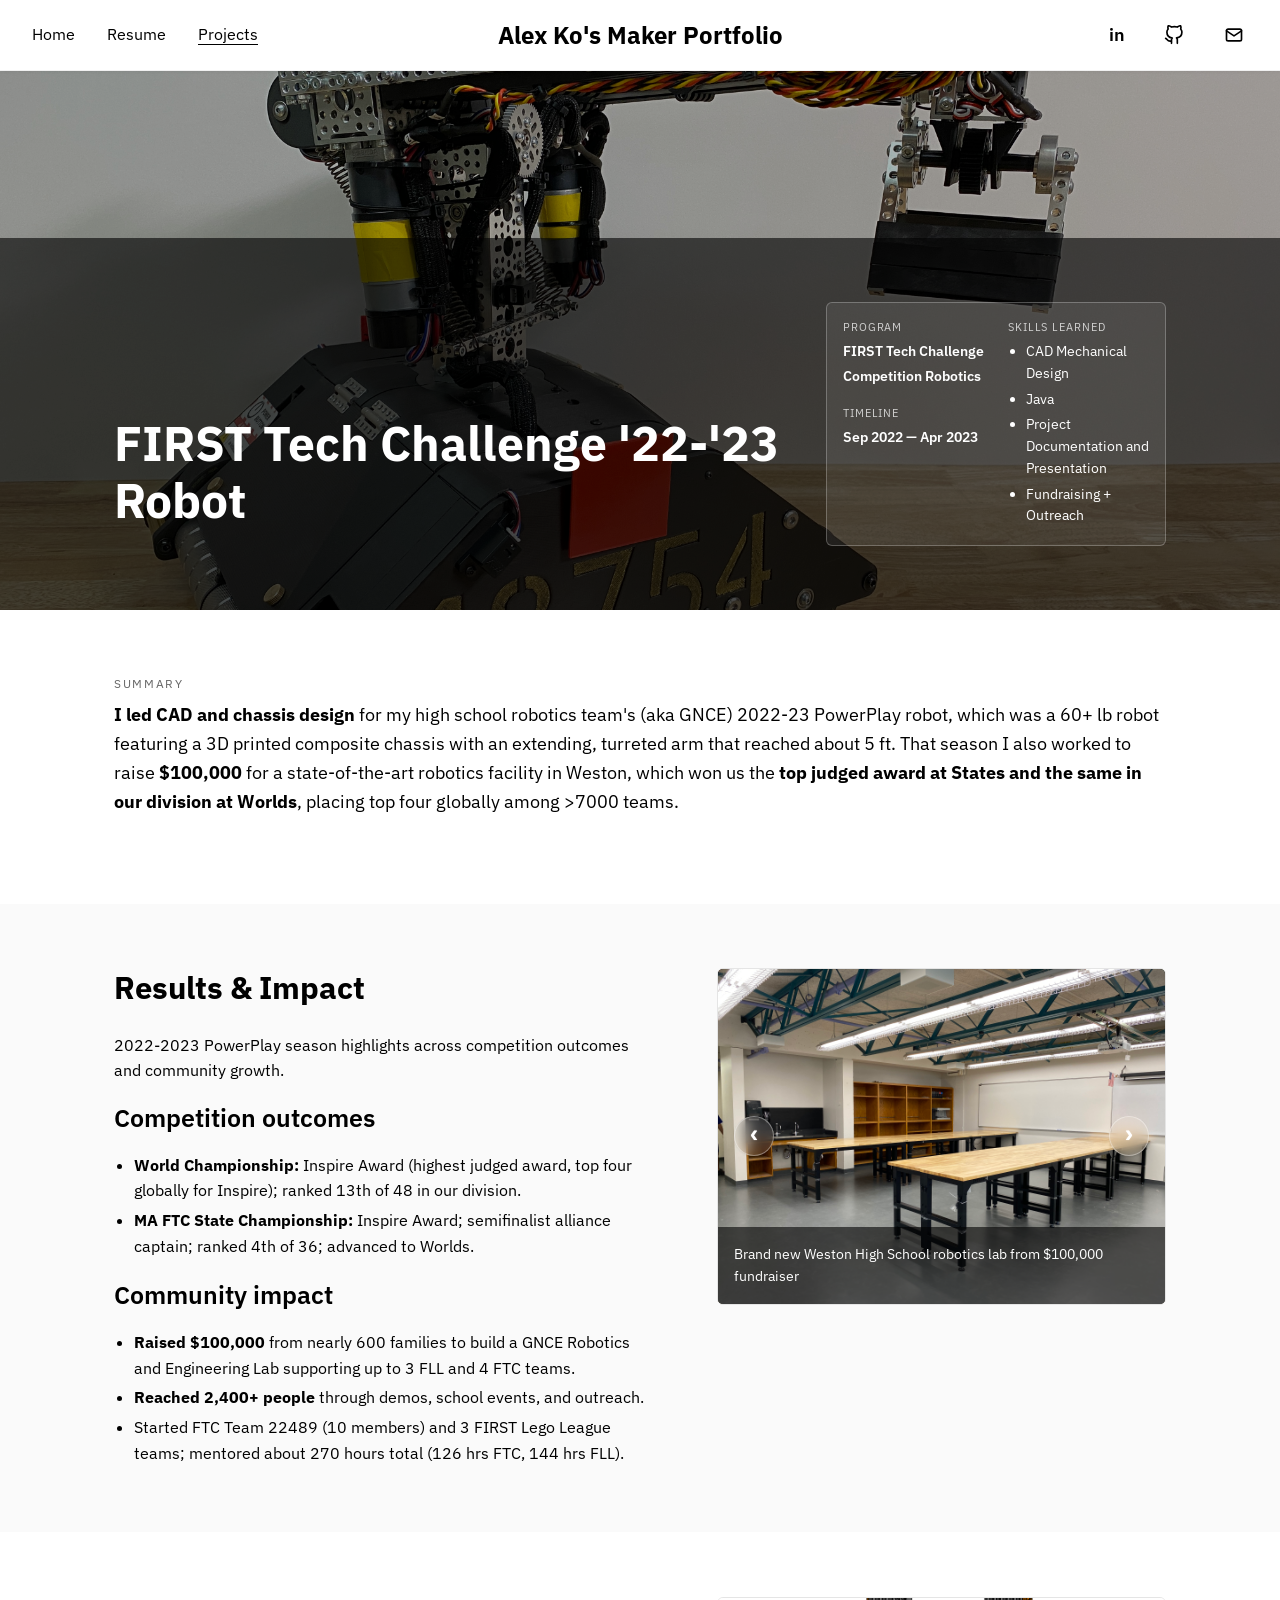
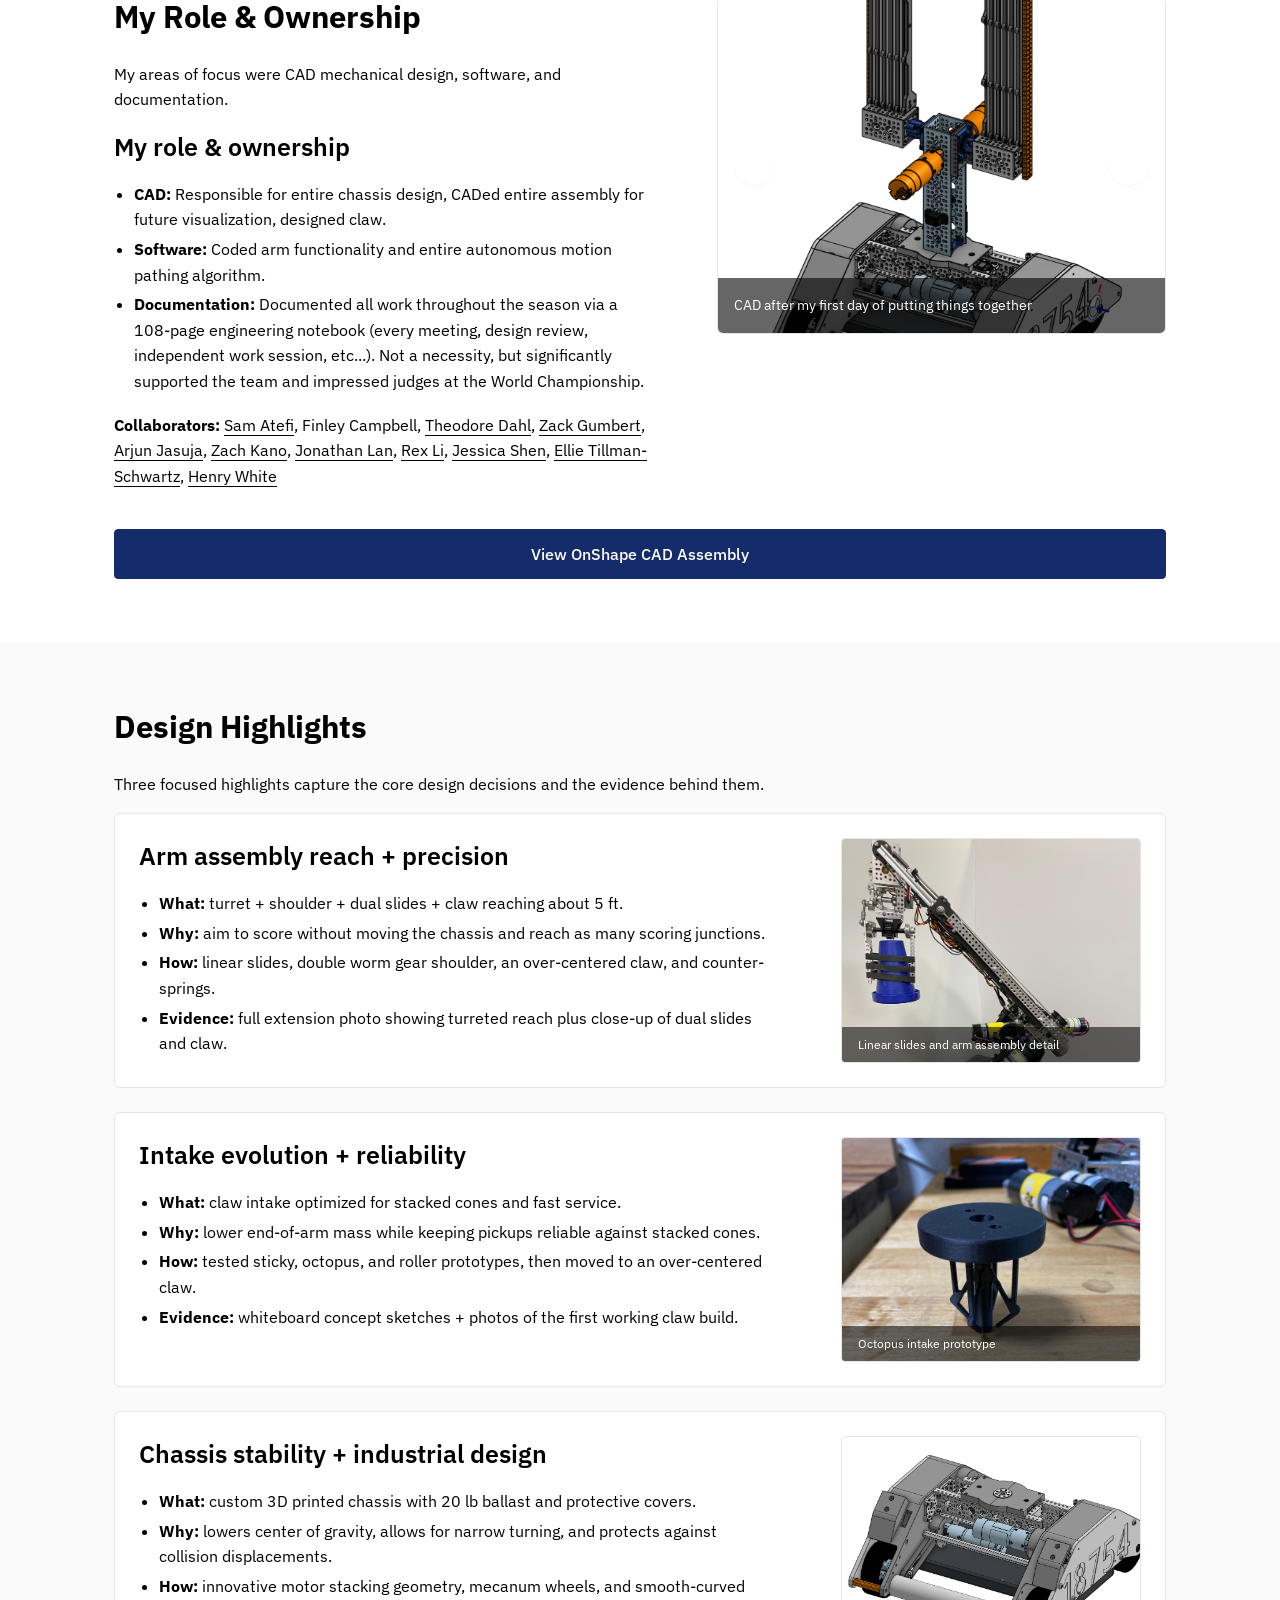
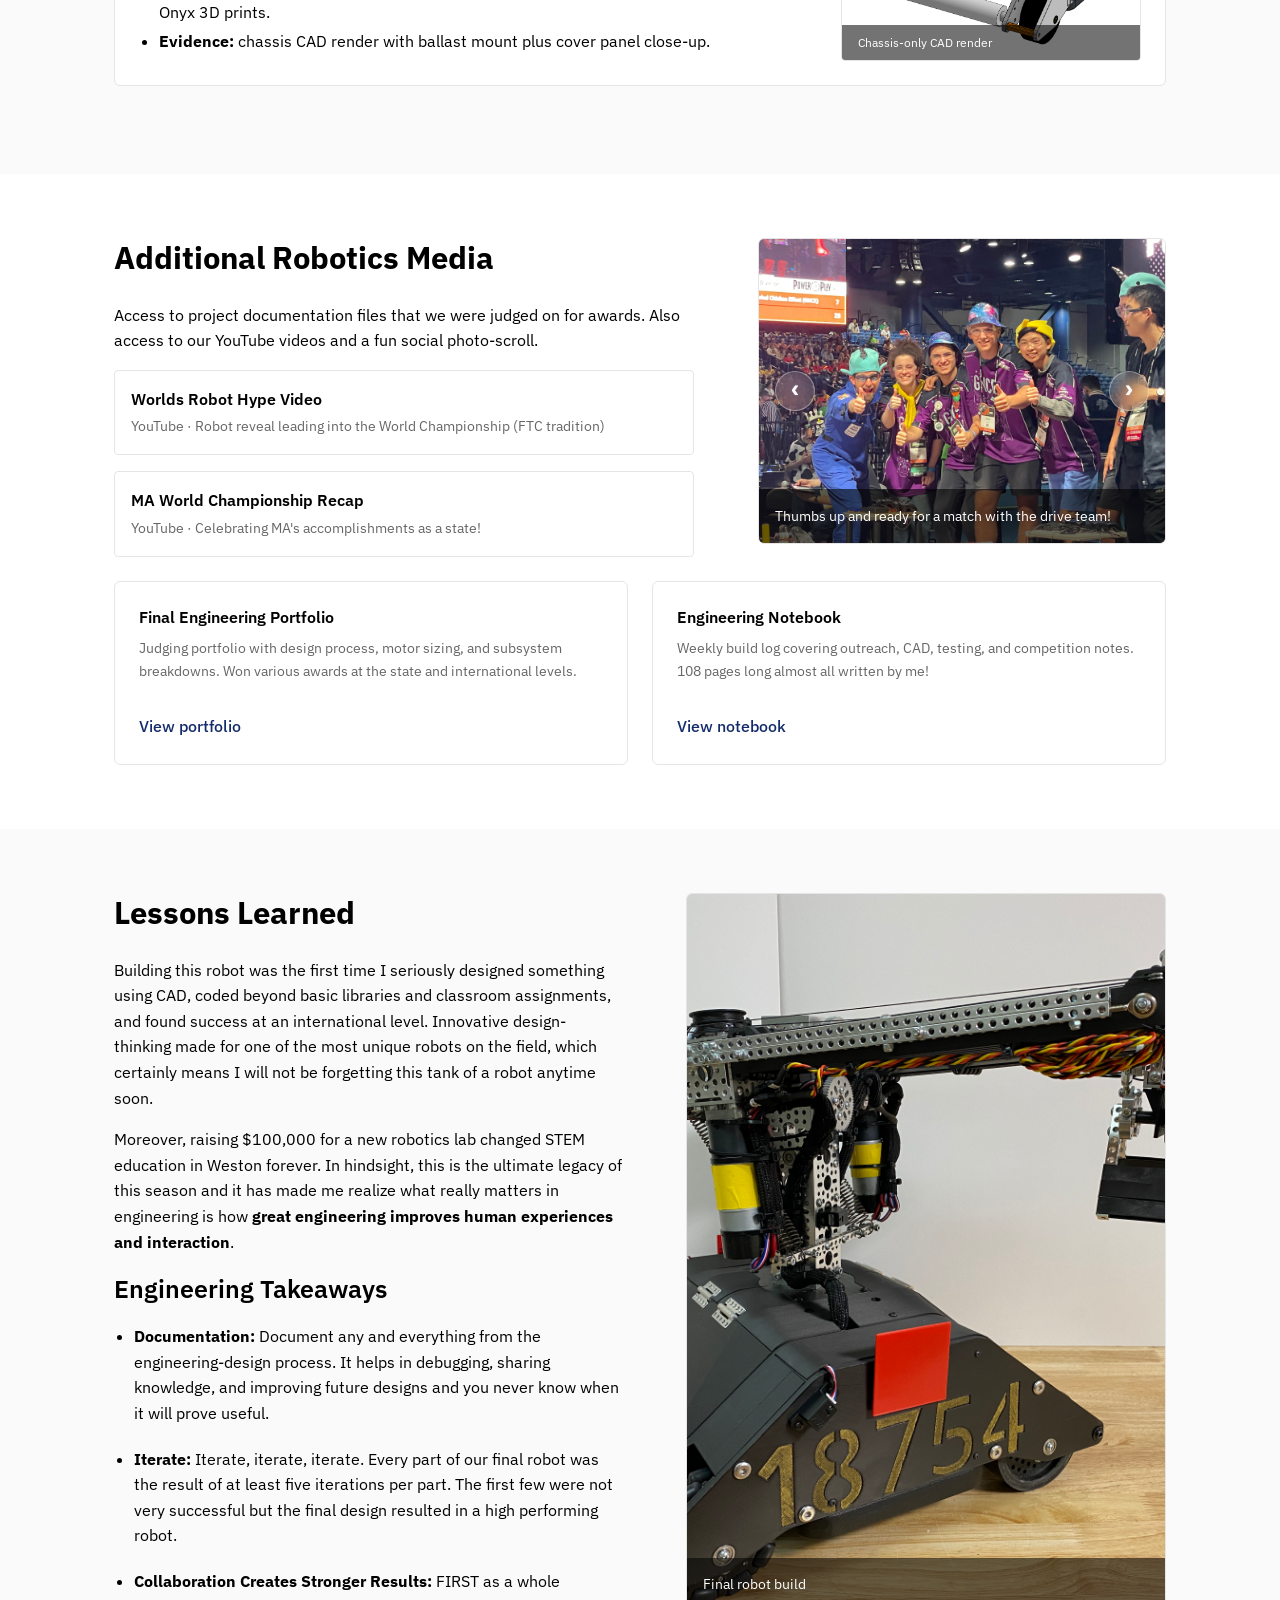
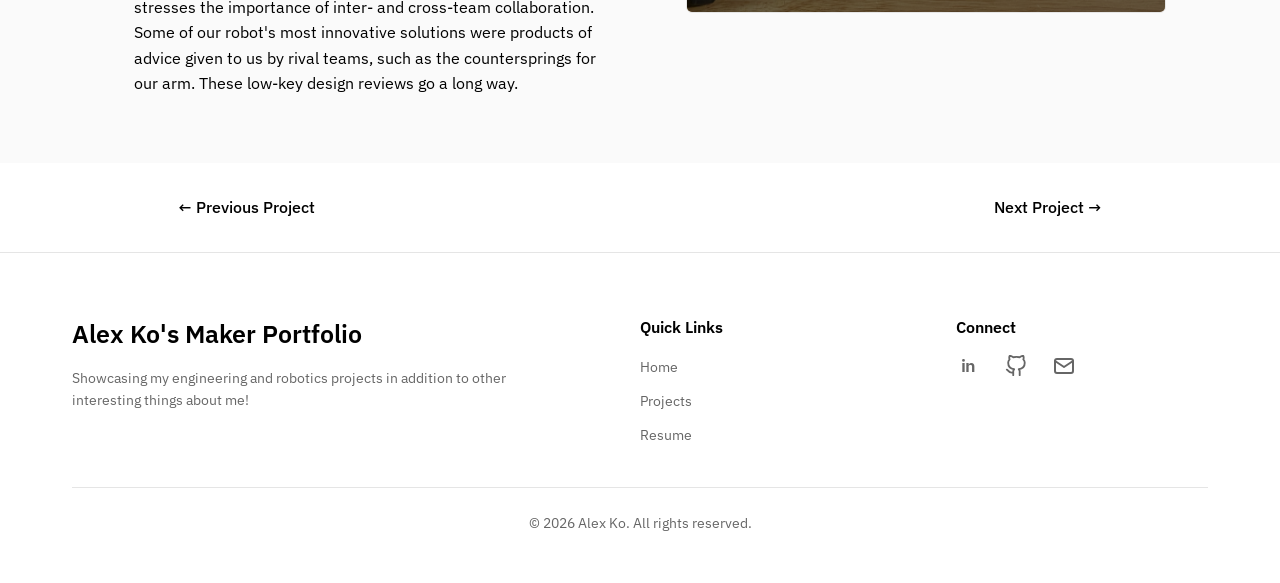
<file: projects/FTC-23.html>
<!DOCTYPE html>
<html lang="en" data-theme="light">
<head>
    <meta charset="UTF-8">
    <meta name="viewport" content="width=device-width, initial-scale=1.0, maximum-scale=5.0, user-scalable=yes">
    <meta name="description" content="Alex Ko's Maker Portfolio">
    <title>FIRST Tech Challenge '22-'23 Robot | Alex Ko's Maker Portfolio</title>
    <link rel="icon" type="image/png" href="../assets/images/icons/site_logo_dark.png" id="favicon">
    <script>
        (function () {
            var favicon = document.getElementById('favicon');
            if (!favicon || !window.matchMedia) {
                return;
            }
            if (document.documentElement && document.documentElement.getAttribute('data-theme') === 'light') {
                favicon.href = '../assets/images/icons/site_logo_dark.png';
                return;
            }
            var darkQuery = window.matchMedia('(prefers-color-scheme: dark)');
            var setIcon = function (event) {
                favicon.href = event.matches
                    ? '../assets/images/icons/site_logo_light.png'
                    : '../assets/images/icons/site_logo_dark.png';
            };
            setIcon(darkQuery);
            if (darkQuery.addEventListener) {
                darkQuery.addEventListener('change', setIcon);
            } else if (darkQuery.addListener) {
                darkQuery.addListener(setIcon);
            }
        })();
    </script>

    <script>
        document.documentElement.classList.add('reveal-ready');
    </script>
    <link rel="preconnect" href="https://fonts.googleapis.com">
    <link rel="preconnect" href="https://fonts.gstatic.com" crossorigin>
    <link href="https://fonts.googleapis.com/css2?family=IBM+Plex+Sans:ital,wght@0,100;0,200;0,300;0,400;0,500;0,600;0,700;1,100;1,200;1,300;1,400;1,500;1,600;1,700&display=swap" rel="stylesheet">
    <link rel="stylesheet" href="../assets/css/main.css">
    <link rel="stylesheet" href="../assets/css/components.css">
    <link rel="stylesheet" href="../assets/css/project.css">
    <link rel="stylesheet" href="../assets/css/responsive.css">
</head>
<body class="is-revealed project-page" data-load-reveal>
    <a href="#main-content" class="skip-link">Skip to main content</a>

    <header class="site-header">
        <div class="header-container">
            <nav class="header-nav-left">
                <a href="../index.html" class="nav-link">Home</a>
                <a href="../resume.html" class="nav-link">Resume</a>
                <a href="../projects.html" class="nav-link">Projects</a>
                </nav>
            <div class="header-title">
                <a href="../index.html" class="site-logo">Alex Ko's Maker Portfolio</a>
            </div>
            <div class="header-social">
                <a href="https://www.linkedin.com/in/alexsyko/" target="_blank" rel="noopener noreferrer" class="social-link social-linkedin" aria-label="LinkedIn">
                    in
                </a>
                <a href="https://github.com/asyk454" target="_blank" rel="noopener noreferrer" class="social-link social-github" aria-label="GitHub">
                    <svg width="20" height="20" viewBox="0 0 24 24" fill="none" stroke="currentColor" stroke-width="2" stroke-linecap="round" stroke-linejoin="round">
                        <path d="M9 19c-5 1.5-5-2.5-7-3m14 6v-3.87a3.37 3.37 0 0 0-.94-2.61c3.14-.35 6.44-1.54 6.44-7A5.44 5.44 0 0 0 20 4.77 5.07 5.07 0 0 0 19.91 1S18.73.65 16 2.48a13.38 13.38 0 0 0-7 0C6.27.65 5.09 1 5.09 1A5.07 5.07 0 0 0 5 4.77a5.44 5.44 0 0 0-1.5 3.78c0 5.42 3.3 6.61 6.44 7A3.37 3.37 0 0 0 9 18.13V22"></path>
                    </svg>
                </a>
                <a href="mailto:alexko@college.harvard.edu" target="_blank" rel="noopener noreferrer" class="social-link social-email" aria-label="Email">
                    <svg width="20" height="20" viewBox="0 0 24 24" fill="none" stroke="currentColor" stroke-width="2" stroke-linecap="round" stroke-linejoin="round">
                        <rect x="3" y="5" width="18" height="14" rx="2" ry="2"></rect>
                        <path d="M3 7l9 6 9-6"></path>
                    </svg>
                </a>
            </div>
            <div class="mobile-dropdown">
                <button class="mobile-dropdown-toggle" aria-label="Toggle menu" aria-expanded="false">
                    <span></span>
                    <span></span>
                    <span></span>
                </button>
                <nav class="mobile-dropdown-menu">
                    <a href="../resume.html" class="nav-link">Resume</a>
                    <a href="../projects.html" class="nav-link">Projects</a>
                </nav>
            </div>
        </div>
    </header>

    <main id="main-content">

        <section class="project-hero">
            <img src="../assets/images/projects/FTC-23/FTC_23_Robot.JPG" alt="FIRST Tech Challenge '22-'23 Robot hero image" class="project-hero-image" loading="eager">
            <div class="project-hero-content">
                <div class="container">
                    <div class="project-hero-grid">
                        <div>
                            <h1 class="project-hero-title">FIRST Tech Challenge '22-'23 Robot</h1>
                        </div>
                        <aside class="project-hero-details">
                            <div class="hero-detail-grid">
                                <div class="hero-detail-stack">
                                    <div class="hero-detail">
                                        <span class="hero-detail-label">Program</span>
                                        <span class="hero-detail-value">FIRST Tech Challenge</span>
                                        <span class="hero-detail-value hero-detail-subvalue">Competition Robotics</span>
                                    </div>
                                    <div class="hero-detail">
                                        <span class="hero-detail-label">Timeline</span>
                                        <span class="hero-detail-value">Sep 2022 &mdash; Apr 2023</span>
                                    </div>
                                </div>
                                <div class="hero-detail">
                                    <span class="hero-detail-label">Skills Learned</span>
                                    <ul class="hero-detail-list">
                                        <li>CAD Mechanical Design </li>
                                        <li>Java</li>
                                        <li>Project Documentation and Presentation</li>
                                        <li>Fundraising + Outreach</li>
                                    </ul>
                                </div>
                            </div>
                        </aside>
                    </div>
                </div>
            </div>
        </section>

        <section class="section" id="summary">
            <div class="container">
                <p class="summary-kicker">Summary</p>
                <p class="summary-body"><strong>I led CAD and chassis design</strong> for my high school robotics team's (aka GNCE) 2022-23 PowerPlay robot, which was a 60+ lb robot featuring a 3D printed composite chassis with an extending, turreted arm that reached about 5 ft. That season I also worked to raise <strong>$100,000</strong> for a state-of-the-art robotics facility in Weston, which won us the <strong>top judged award at States and the same in our division at Worlds</strong>, placing top four globally among >7000 teams.</p>
            </div>
        </section>

        <section class="section-alt" id="context">
            <div class="container">
                <div class="story-grid">
                    <div>
                        <h2>Results &amp; Impact</h2>
                        <p>2022-2023 PowerPlay season highlights across competition outcomes and community growth.</p>
                        <h3>Competition outcomes</h3>
                        <ul class="bullet-list">
                            <li><strong>World Championship:</strong> Inspire Award (highest judged award, top four globally for Inspire); ranked 13th of 48 in our division.</li>
                            <li><strong>MA FTC State Championship:</strong> Inspire Award; semifinalist alliance captain; ranked 4th of 36; advanced to Worlds.</li>
                        </ul>
                        <div class="section-spacer"></div>
                        <h3>Community impact</h3>
                        <ul class="bullet-list">
                            <li><strong>Raised $100,000</strong> from nearly 600 families to build a GNCE Robotics and Engineering Lab supporting up to 3 FLL and 4 FTC teams.</li>
                            <li><strong>Reached 2,400+ people</strong> through demos, school events, and outreach.</li>
                            <li>Started FTC Team 22489 (10 members) and 3 FIRST Lego League teams; mentored about 270 hours total (126 hrs FTC, 144 hrs FLL).</li>
                        </ul>
                    </div>
                    <div>
                        <div class="image-carousel" data-carousel>
                            <div class="carousel-track">
                                <figure class="carousel-slide is-active" data-carousel-slide>
                                    <img src="../assets/images/projects/FTC-23/GNCE_Worlds.jpg" alt="GNCE team at the World Championship event" loading="lazy">
                                    <figcaption class="carousel-caption">World Championship Inspire Award</figcaption>
                                </figure>
                                <figure class="carousel-slide is-active" data-carousel-slide>
                                    <img src="../assets/images/projects/FTC-23/GNCE_States.jpeg" alt="GNCE team at the Massachusetts State Championship" loading="lazy">
                                    <figcaption class="carousel-caption">MA State Championship Inspire Award</figcaption>
                                </figure>
                                <figure class="carousel-slide is-active" data-carousel-slide>
                                    <img src="../assets/images/projects/FTC-23/GNCE_Lab.JPG" alt="GNCE Robotics and Engineering Lab space" loading="lazy">
                                    <figcaption class="carousel-caption">Brand new Weston High School robotics lab from $100,000 fundraiser</figcaption>
                                </figure>
                                <figure class="carousel-slide" data-carousel-slide>
                                    <img src="../assets/images/projects/FTC-23/GNCE_School_Outreach.JPG" alt="GNCE school outreach demo with students" loading="lazy">
                                    <figcaption class="carousel-caption">Weston High School outreach</figcaption>
                                </figure>
                                <figure class="carousel-slide" data-carousel-slide>
                                    <img src="../assets/images/projects/FTC-23/GNCE_Town_Outreach.JPG" alt="GNCE town celebration outreach booth" loading="lazy">
                                    <figcaption class="carousel-caption">Weston town celebration outreach with kids</figcaption>
                                </figure>
                                <figure class="carousel-slide" data-carousel-slide>
                                    <img src="../assets/images/projects/FTC-23/GNCE_MIT_Outreach.jpg" alt="GNCE at the MIT Cambridge Science Festival" loading="lazy">
                                    <figcaption class="carousel-caption">MIT Cambridge Science Festival outreach with teammates</figcaption>
                                </figure>
                                <figure class="carousel-slide" data-carousel-slide>
                                    <img src="../assets/images/projects/FTC-23/GNCE_Design_Review.jpg" alt="GNCE design review session with mentors" loading="lazy">
                                    <figcaption class="carousel-caption">Physics teacher design review and feedback</figcaption>
                                </figure>
                            </div>
                            <button class="carousel-btn prev" type="button" aria-label="Previous image">
                                <span class="carousel-icon" aria-hidden="true">&#8249;</span>
                            </button>
                            <button class="carousel-btn next" type="button" aria-label="Next image">
                                <span class="carousel-icon" aria-hidden="true">&#8250;</span>
                            </button>
                        </div>
                    </div>
                </div>
            </div>
        </section>

        <section class="section" id="role">
            <div class="container">
                <div class="story-grid">
                    <div>
                        <h2>My Role &amp; Ownership</h2>
                        <p>My areas of focus were CAD mechanical design, software, and documentation.</p>
                        <h3>My role &amp; ownership</h3>
                        <ul class="bullet-list">
                            <li><strong>CAD:</strong> Responsible for entire chassis design, CADed entire assembly for future visualization, designed claw.</li>
                            <li><strong>Software:</strong> Coded arm functionality and entire autonomous motion pathing algorithm. </li>
                            <li class="bullet-spacer"><strong>Documentation:</strong> Documented all work throughout the season via a 108-page engineering notebook (every meeting, design review, independent work session, etc...). Not a necessity, but significantly supported the team and impressed judges at the World Championship.</li>
                        </ul>
                        <p class="collaborators-line"><strong>Collaborators:</strong> <a href="https://www.linkedin.com/in/samatefi/" target="_blank" rel="noopener noreferrer">Sam Atefi</a>, Finley Campbell, <a href="https://www.linkedin.com/in/theodoredahl/" target="_blank" rel="noopener noreferrer">Theodore Dahl</a>, <a href="https://www.linkedin.com/in/zachary-gumbert-04985b357/" target="_blank" rel="noopener noreferrer">Zack Gumbert</a>, <a href="https://www.linkedin.com/in/arjun-jasuja-959950343/" target="_blank" rel="noopener noreferrer">Arjun Jasuja</a>, <a href="https://www.linkedin.com/in/zachary-kano-25b7b92a3/" target="_blank" rel="noopener noreferrer">Zach Kano</a>, <a href="https://www.linkedin.com/in/jonathan-y-lan/" target="_blank" rel="noopener noreferrer">Jonathan Lan</a>, <a href="https://www.linkedin.com/in/rex-li-b328b4227/" target="_blank" rel="noopener noreferrer">Rex Li</a>, <a href="https://www.linkedin.com/in/shen-jessica/" target="_blank" rel="noopener noreferrer">Jessica Shen</a>, <a href="https://www.linkedin.com/in/eliana-tillman/" target="_blank" rel="noopener noreferrer">Ellie Tillman-Schwartz</a>, <a href="https://henrylwhite.com/" target="_blank" rel="noopener noreferrer">Henry White</a></p>
                    </div>
                    <div>
                        <div class="image-carousel" data-carousel>
                            <div class="carousel-track">
                                <figure class="carousel-slide is-active" data-carousel-slide>
                                    <img src="../assets/images/projects/FTC-23/GNCE_Early_CAD.png" alt="Early CAD layout of the GNCE robot" loading="lazy">
                                    <figcaption class="carousel-caption">CAD after my first day of putting things together</figcaption>
                                </figure>
                                <figure class="carousel-slide" data-carousel-slide>
                                    <img src="../assets/images/projects/FTC-23/GNCE_Full_CAD.png" alt="Full CAD assembly of the GNCE robot" loading="lazy">
                                    <figcaption class="carousel-caption">Final CAD assembly after months of design and refinement</figcaption>
                                </figure>
                                <figure class="carousel-slide" data-carousel-slide>
                                    <img src="../assets/images/projects/FTC-23/GNCE_Chassis_Cover.png" alt="Chassis cover CAD detailing sensor access" loading="lazy">
                                    <figcaption class="carousel-caption">Chassis cover I designed</figcaption>
                                </figure>
                                <figure class="carousel-slide" data-carousel-slide>
                                    <img src="../assets/images/projects/FTC-23/GNCE_Chassis_Pod.png" alt="Chassis pontoon CAD detailing structural backbone" loading="lazy">
                                    <figcaption class="carousel-caption">Sketch of robot pontoons I designed featuring innovative motor stacking geometry</figcaption>
                                </figure>
                                <figure class="carousel-slide" data-carousel-slide>
                                    <img src="../assets/images/projects/FTC-23/GNCE_Claw_Designs.jpg" alt="Claw concept iterations and prototypes" loading="lazy">
                                    <figcaption class="carousel-caption">Sketching possible claw designs on the whiteboard</figcaption>
                                </figure>
                                <figure class="carousel-slide" data-carousel-slide>
                                    <img src="../assets/images/projects/FTC-23/GNCE_Claw_Work.JPG" alt="Claw build and integration work" loading="lazy">
                                    <figcaption class="carousel-caption">Building the first working version of the claw</figcaption>
                                </figure>
                                <figure class="carousel-slide" data-carousel-slide>
                                    <img src="../assets/images/projects/FTC-23/GNCE_Early_Robot.JPG" alt="Early season robot build" loading="lazy">
                                    <figcaption class="carousel-caption">Early season robot build</figcaption>
                                </figure>
                            </div>
                            <button class="carousel-btn prev" type="button" aria-label="Previous image">
                                <span class="carousel-icon" aria-hidden="true">&#8249;</span>
                            </button>
                            <button class="carousel-btn next" type="button" aria-label="Next image">
                                <span class="carousel-icon" aria-hidden="true">&#8250;</span>
                            </button>
                        </div>
                    </div>
                </div>
                <div class="section-cta">
                    <a class="btn btn-secondary" href="https://cad.onshape.com/documents/d5844ae229f5c19bdce0eeac/w/0b08cac777e6f418602e5381/e/917a95db50b678dd188d305f?renderMode=0&uiState=695ccacc129aa994abb496be" target="_blank" rel="noopener noreferrer">View OnShape CAD Assembly</a>
                </div>
            </div>
        </section>

        <section class="section-alt" id="strategy">
            <div class="container">
                <h2>Design Highlights</h2>
                <p>Three focused highlights capture the core design decisions and the evidence behind them.</p>
                <div class="story-card">
                    <div class="story-card-grid">
                        <div class="story-card-content">
                            <h3>Arm assembly reach + precision</h3>
                            <ul class="bullet-list">
                                <li><strong>What:</strong> turret + shoulder + dual slides + claw reaching about 5 ft.</li>
                                <li><strong>Why:</strong> aim to score without moving the chassis and reach as many scoring junctions.</li>
                                <li><strong>How:</strong> linear slides, double worm gear shoulder, an over-centered claw, and counter-springs.</li>
                                <li><strong>Evidence:</strong> full extension photo showing turreted reach plus close-up of dual slides and claw.</li>
                            </ul>
                        </div>
                        <figure class="story-card-figure">
                            <img src="../assets/images/projects/FTC-23/GNCE_Linear_Slides.JPG" alt="Linear slides and arm assembly detail" class="story-card-image--top-medium" loading="lazy">
                            <figcaption class="story-card-caption">Linear slides and arm assembly detail</figcaption>
                        </figure>
                    </div>
                </div>
                <div class="story-card">
                    <div class="story-card-grid">
                        <div class="story-card-content">
                            <h3>Intake evolution + reliability</h3>
                            <ul class="bullet-list">
                                <li><strong>What:</strong> claw intake optimized for stacked cones and fast service.</li>
                                <li><strong>Why:</strong> lower end-of-arm mass while keeping pickups reliable against stacked cones.</li>
                                <li><strong>How:</strong> tested sticky, octopus, and roller prototypes, then moved to an over-centered claw.</li>
                                <li><strong>Evidence:</strong> whiteboard concept sketches + photos of the first working claw build.</li>
                            </ul>
                        </div>
                        <figure class="story-card-figure">
                            <img src="../assets/images/projects/FTC-23/GNCE_Octopus.JPG" alt="Octopus intake prototype" class="story-card-image--top-tight" loading="lazy">
                            <figcaption class="story-card-caption">Octopus intake prototype</figcaption>
                        </figure>
                    </div>
                </div>
                <div class="story-card">
                    <div class="story-card-grid">
                        <div class="story-card-content">
                            <h3>Chassis stability + industrial design</h3>
                            <ul class="bullet-list">
                                <li><strong>What:</strong> custom 3D printed chassis with 20 lb ballast and protective covers.</li>
                                <li><strong>Why:</strong> lowers center of gravity, allows for narrow turning, and protects against collision displacements.</li>
                                <li><strong>How:</strong> innovative motor stacking geometry, mecanum wheels, and smooth-curved Onyx 3D prints.</li>
                                <li><strong>Evidence:</strong> chassis CAD render with ballast mount plus cover panel close-up.</li>
                            </ul>
                        </div>
                        <figure class="story-card-figure">
                            <img src="../assets/images/projects/FTC-23/GNCE_Chassis_Only_CAD.png" alt="Chassis-only CAD render with motor stacking geometry" loading="lazy">
                            <figcaption class="story-card-caption">Chassis-only CAD render</figcaption>
                        </figure>
                    </div>
                </div>
            </div>
        </section>

        <section class="section" id="build">
            <div class="container">
                <div class="story-grid">
                    <div>
                        <h2>Additional Robotics Media</h2>
                        <p>Access to project documentation files that we were judged on for awards. Also access to our YouTube videos and a fun social photo-scroll.</p>
                        <div class="video-highlights">
                            <a class="video-highlight-card" href="https://www.youtube.com/watch?v=s_dVK0E7P6E" target="_blank" rel="noopener noreferrer">
                                <span class="video-highlight-title">Worlds Robot Hype Video</span>
                                <span class="video-highlight-meta">YouTube &middot; Robot reveal leading into the World Championship (FTC tradition)</span>
                            </a>
                            <a class="video-highlight-card" href="https://www.youtube.com/watch?v=W0MiUBvjoPs" target="_blank" rel="noopener noreferrer">
                                <span class="video-highlight-title">MA World Championship Recap</span>
                                <span class="video-highlight-meta">YouTube &middot; Celebrating MA's accomplishments as a state!</span>
                            </a>
                        </div>
                    </div>
                    <div>
                        <div class="image-carousel" data-carousel>
                            <div class="carousel-track">
                                <figure class="carousel-slide is-active" data-carousel-slide>
                                    <img src="../assets/images/projects/FTC-23/GNCE_Thumbs_Up.jpg" alt="GNCE team giving thumbs up" loading="lazy">
                                    <figcaption class="carousel-caption">Thumbs up and ready for a match with the drive team!</figcaption>
                                </figure>
                                <figure class="carousel-slide" data-carousel-slide>
                                    <img src="../assets/images/projects/FTC-23/GNCE_Scrimmage.JPG" alt="GNCE team at a scrimmage event" loading="lazy">
                                    <figcaption class="carousel-caption">Scrimmaging for some extra practice with other teams</figcaption>
                                </figure>
                                <figure class="carousel-slide" data-carousel-slide>
                                    <img src="../assets/images/projects/FTC-23/GNCE_And_Friends.JPG" alt="GNCE team with other teams" loading="lazy">
                                    <figcaption class="carousel-caption">Group photo with other MA teams</figcaption>
                                </figure>
                                <figure class="carousel-slide" data-carousel-slide>
                                    <img src="../assets/images/projects/FTC-23/GNCE_Team_Dinner.JPG" alt="GNCE team dinner" loading="lazy">
                                    <figcaption class="carousel-caption">Team dinner by the hotel pool</figcaption>
                                </figure>
                                <figure class="carousel-slide" data-carousel-slide>
                                    <img src="../assets/images/projects/FTC-23/GNCE_Pose_With_Trophy.jpg" alt="GNCE team posing with trophy" loading="lazy">
                                    <figcaption class="carousel-caption">Celebrating with the trophy!</figcaption>
                                </figure>
                            </div>
                            <button class="carousel-btn prev" type="button" aria-label="Previous image">
                                <span class="carousel-icon" aria-hidden="true">&#8249;</span>
                            </button>
                            <button class="carousel-btn next" type="button" aria-label="Next image">
                                <span class="carousel-icon" aria-hidden="true">&#8250;</span>
                            </button>
                        </div>
                    </div>
                </div>
                <div class="deliverables-grid">
                    <div class="deliverable-card">
                        <h4>Final Engineering Portfolio</h4>
                        <p>Judging portfolio with design process, motor sizing, and subsystem breakdowns. Won various awards at the state and international levels.</p>
                        <a class="deliverable-link" href="../assets/docs/projects/FTC-23/FTC_Final_Portfolio.pdf" target="_blank" rel="noopener noreferrer">View portfolio</a>
                    </div>
                    <div class="deliverable-card">
                        <h4>Engineering Notebook</h4>
                        <p>Weekly build log covering outreach, CAD, testing, and competition notes. 108 pages long almost all written by me!</p>
                        <a class="deliverable-link" href="../assets/docs/projects/FTC-23/FTC_Notebook.pdf" target="_blank" rel="noopener noreferrer">View notebook</a>
                    </div>
                </div>
            </div>
        </section>

        <section class="section-alt" id="reflection">
            <div class="container">
                <div class="story-grid">
                    <div>
                        <h2>Lessons Learned</h2>
                        <p>Building this robot was the first time I seriously designed something using CAD, coded beyond basic libraries and classroom assignments, and found success at an international level. Innovative design-thinking made for one of the most unique robots on the field, which certainly means I will not be forgetting this tank of a robot anytime soon.</p>
                        <p>Moreover, raising $100,000 for a new robotics lab changed STEM education in Weston forever. In hindsight, this is the ultimate legacy of this season and it has made me realize what really matters in engineering is how <strong>great engineering improves human experiences and interaction</strong>.</p>
                        <h3>Engineering Takeaways</h3>
                        <ul class="bullet-list">
                            <li><strong>Documentation:</strong> Document any and everything from the engineering-design process. It helps in debugging, sharing knowledge, and improving future designs and you never know when it will prove useful.</li>
                            <li><strong>Iterate:</strong> Iterate, iterate, iterate. Every part of our final robot was the result of at least five iterations per part. The first few were not very successful but the final design resulted in a high performing robot.</li>
                            <li><strong>Collaboration Creates Stronger Results:</strong> FIRST as a whole stresses the importance of inter- and cross-team collaboration. Some of our robot's most innovative solutions were products of advice given to us by rival teams, such as the countersprings for our arm. These low-key design reviews go a long way.</li>
                        </ul>
                    </div>
                    <div>
                        <figure class="story-figure story-figure-compact">
                            <img src="../assets/images/projects/FTC-23/FTC_23_Robot.JPG" alt="FTC robot final configuration" class="story-figure-image-centered" loading="lazy">
                            <span class="story-figure-label">Final robot build</span>
                        </figure>
                    </div>
                </div>
            </div>
        </section>

        <section class="section project-nav-section">
            <div class="container">
                <div class="project-navigation">
                    <a href="MediaLab.html" class="project-nav-link prev">
                        &larr; Previous Project
                    </a>
                    <a href="ML-Algorithms.html" class="project-nav-link next">
                        Next Project &rarr;
                    </a>
                </div>
            </div>
        </section>
    </main>

    <footer class="site-footer">
        <div class="footer-container">
            <div class="footer-content">
                <div class="footer-about">
                    <h3>Alex Ko's Maker Portfolio</h3>
                    <p>Showcasing my engineering and robotics projects in addition to other interesting things about me!</p>
                </div>
                <div class="footer-links">
                    <h4>Quick Links</h4>
                    <ul>
                        <li><a href="../index.html">Home</a></li>
                        <li><a href="../projects.html">Projects</a></li>
                        <li><a href="../resume.html">Resume</a></li>
                    </ul>
                </div>
                <div class="footer-links">
                    <h4>Connect</h4>
                    <div class="footer-social">
                        <a href="https://www.linkedin.com/in/alexsyko/" aria-label="LinkedIn" target="_blank" rel="noopener noreferrer" class="social-link social-linkedin">
                            in
                        </a>
                        <a href="https://github.com/asyk454" class="social-github" aria-label="GitHub" target="_blank" rel="noopener noreferrer">
                            <svg class="icon-github" width="20" height="20" viewBox="0 0 24 24" fill="none" stroke="currentColor" stroke-width="2" stroke-linecap="round" stroke-linejoin="round">
                                <path d="M9 19c-5 1.5-5-2.5-7-3m14 6v-3.87a3.37 3.37 0 0 0-.94-2.61c3.14-.35 6.44-1.54 6.44-7A5.44 5.44 0 0 0 20 4.77 5.07 5.07 0 0 0 19.91 1S18.73.65 16 2.48a13.38 13.38 0 0 0-7 0C6.27.65 5.09 1 5.09 1A5.07 5.07 0 0 0 5 4.77a5.44 5.44 0 0 0-1.5 3.78c0 5.42 3.3 6.61 6.44 7A3.37 3.37 0 0 0 9 18.13V22"></path>
                            </svg>
                        </a>
                        <a href="mailto:alexko@college.harvard.edu" class="social-email" aria-label="Email">
                            <svg width="20" height="20" viewBox="0 0 24 24" fill="none" stroke="currentColor" stroke-width="2" stroke-linecap="round" stroke-linejoin="round">
                                <rect x="3" y="5" width="18" height="14" rx="2" ry="2"></rect>
                                <path d="M3 7l9 6 9-6"></path>
                            </svg>
                        </a>
                    </div>
                </div>
            </div>
            <div class="footer-bottom">
                <p>&copy; 2026 Alex Ko. All rights reserved.</p>
            </div>
        </div>
    </footer>

    <script src="../assets/js/main.js"></script>
    <script>
        (function () {
            var carousels = document.querySelectorAll('[data-carousel]');
            if (!carousels.length) {
                return;
            }

            carousels.forEach(function (carousel) {
                var slides = carousel.querySelectorAll('[data-carousel-slide]');
                var prevButton = carousel.querySelector('.carousel-btn.prev');
                var nextButton = carousel.querySelector('.carousel-btn.next');
                var currentIndex = 0;
                var intervalId = null;
                var imageTimeoutId = null;
                var reduceMotion = window.matchMedia('(prefers-reduced-motion: reduce)').matches;
                var isVideoCarousel = carousel.getAttribute('data-carousel-mode') === 'video' || carousel.querySelector('video');

                slides.forEach(function (slide, index) {
                    if (slide.classList.contains('is-active')) {
                        currentIndex = index;
                    }
                });

                var pauseVideos = function () {
                    slides.forEach(function (slide) {
                        var video = slide.querySelector('video');
                        if (video) {
                            video.pause();
                            video.currentTime = 0;
                        }
                    });
                };

                var clearImageTimeout = function () {
                    if (imageTimeoutId) {
                        window.clearTimeout(imageTimeoutId);
                        imageTimeoutId = null;
                    }
                };

                var playActiveVideo = function () {
                    if (!isVideoCarousel || reduceMotion) {
                        return;
                    }
                    var activeSlide = slides[currentIndex];
                    var video = activeSlide.querySelector('video');
                    if (video) {
                        video.play().catch(function () {});
                    }
                };

                var scheduleImageAdvance = function () {
                    if (reduceMotion || !isVideoCarousel) {
                        return;
                    }
                    var activeSlide = slides[currentIndex];
                    var hasVideo = activeSlide.querySelector('video');
                    if (hasVideo) {
                        return;
                    }
                    clearImageTimeout();
                    imageTimeoutId = window.setTimeout(function () {
                        showSlide(currentIndex + 1);
                    }, 2500);
                };

                var showSlide = function (index) {
                    slides[currentIndex].classList.remove('is-active');
                    currentIndex = (index + slides.length) % slides.length;
                    slides[currentIndex].classList.add('is-active');

                    if (isVideoCarousel) {
                        clearImageTimeout();
                        pauseVideos();
                        playActiveVideo();
                        scheduleImageAdvance();
                    }
                };

                var startAuto = function () {
                    if (reduceMotion || isVideoCarousel) {
                        return;
                    }
                    intervalId = window.setInterval(function () {
                        showSlide(currentIndex + 1);
                    }, 2500);
                };

                var resetAuto = function () {
                    if (isVideoCarousel) {
                        return;
                    }
                    if (intervalId) {
                        window.clearInterval(intervalId);
                    }
                    startAuto();
                };

                if (prevButton) {
                    prevButton.addEventListener('click', function () {
                        showSlide(currentIndex - 1);
                        resetAuto();
                    });
                }

                if (nextButton) {
                    nextButton.addEventListener('click', function () {
                        showSlide(currentIndex + 1);
                        resetAuto();
                    });
                }

                if (isVideoCarousel) {
                    slides.forEach(function (slide) {
                        var video = slide.querySelector('video');
                        if (!video) {
                            return;
                        }
                        video.addEventListener('ended', function () {
                            if (slide.classList.contains('is-active')) {
                                showSlide(currentIndex + 1);
                            }
                        });
                    });
                    scheduleImageAdvance();
                    playActiveVideo();
                } else {
                    startAuto();
                }
            });
        })();
    </script>
</body>
</html>
</file>
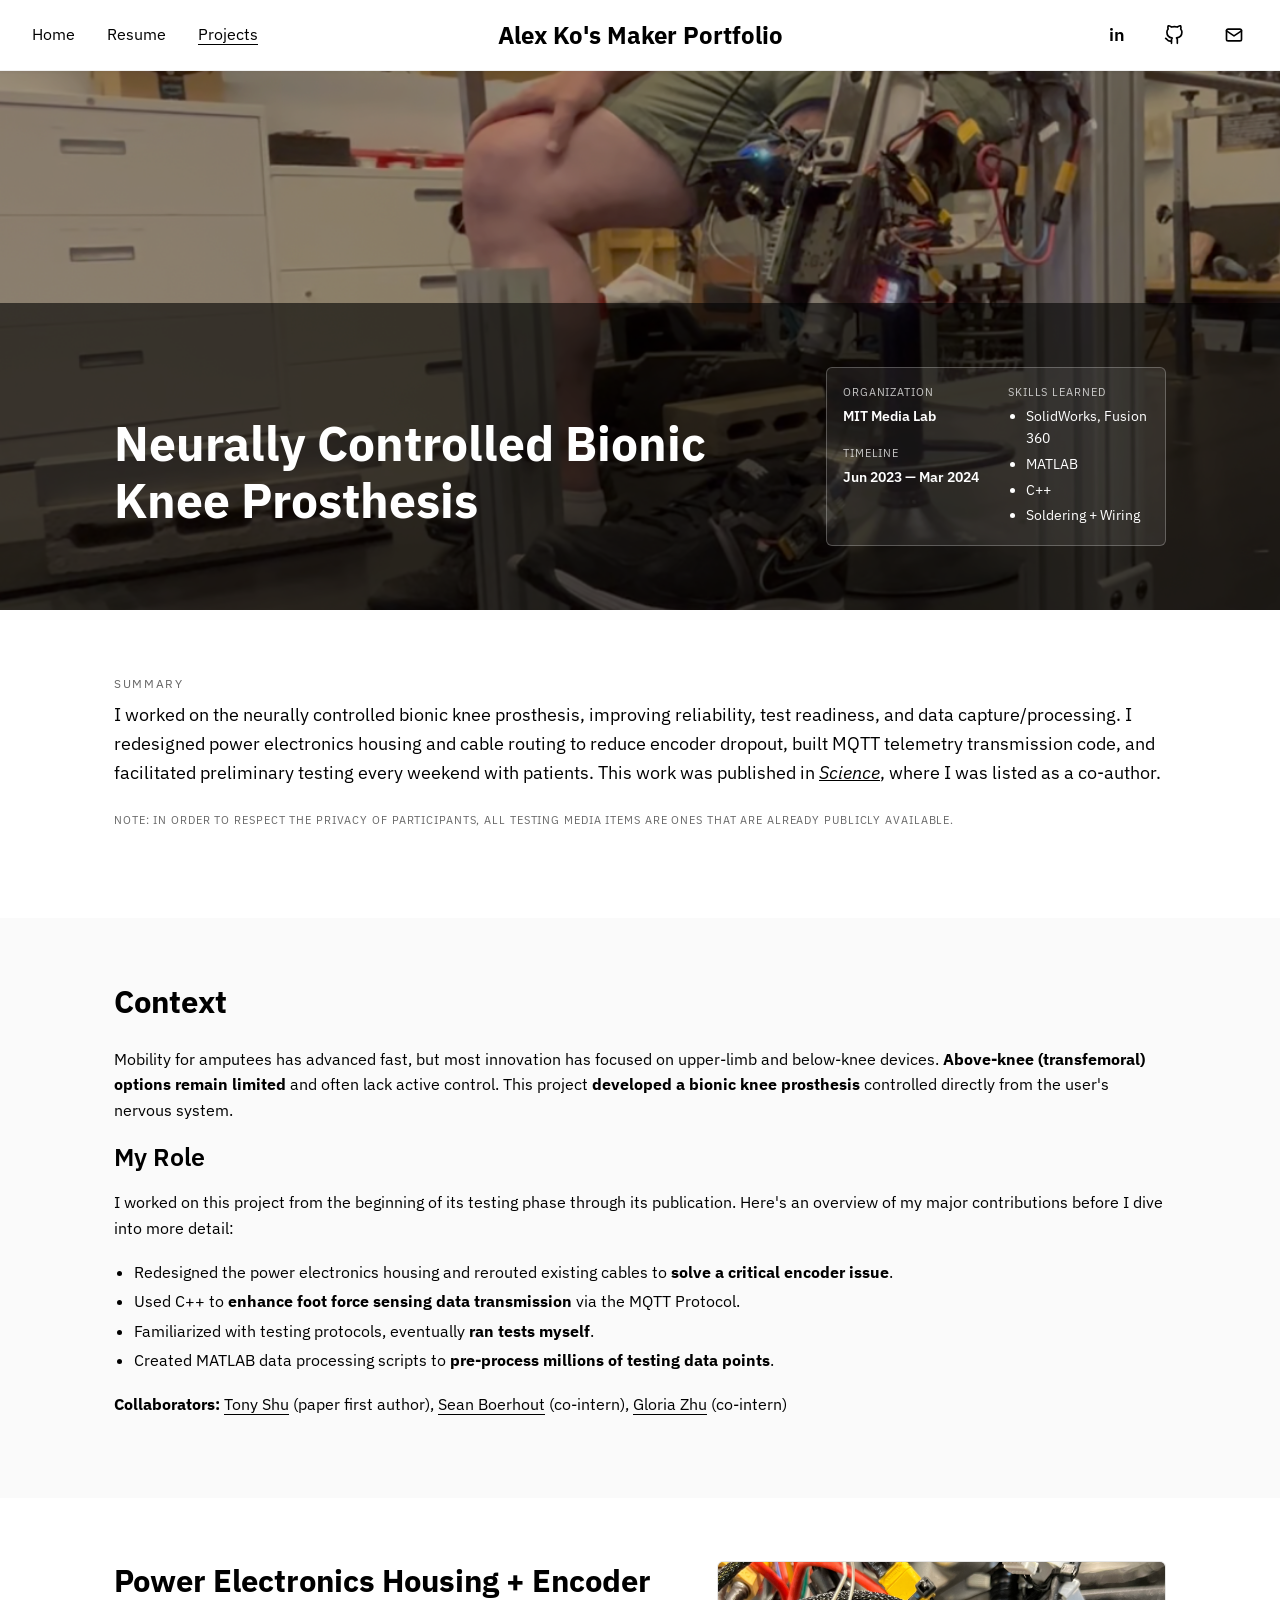
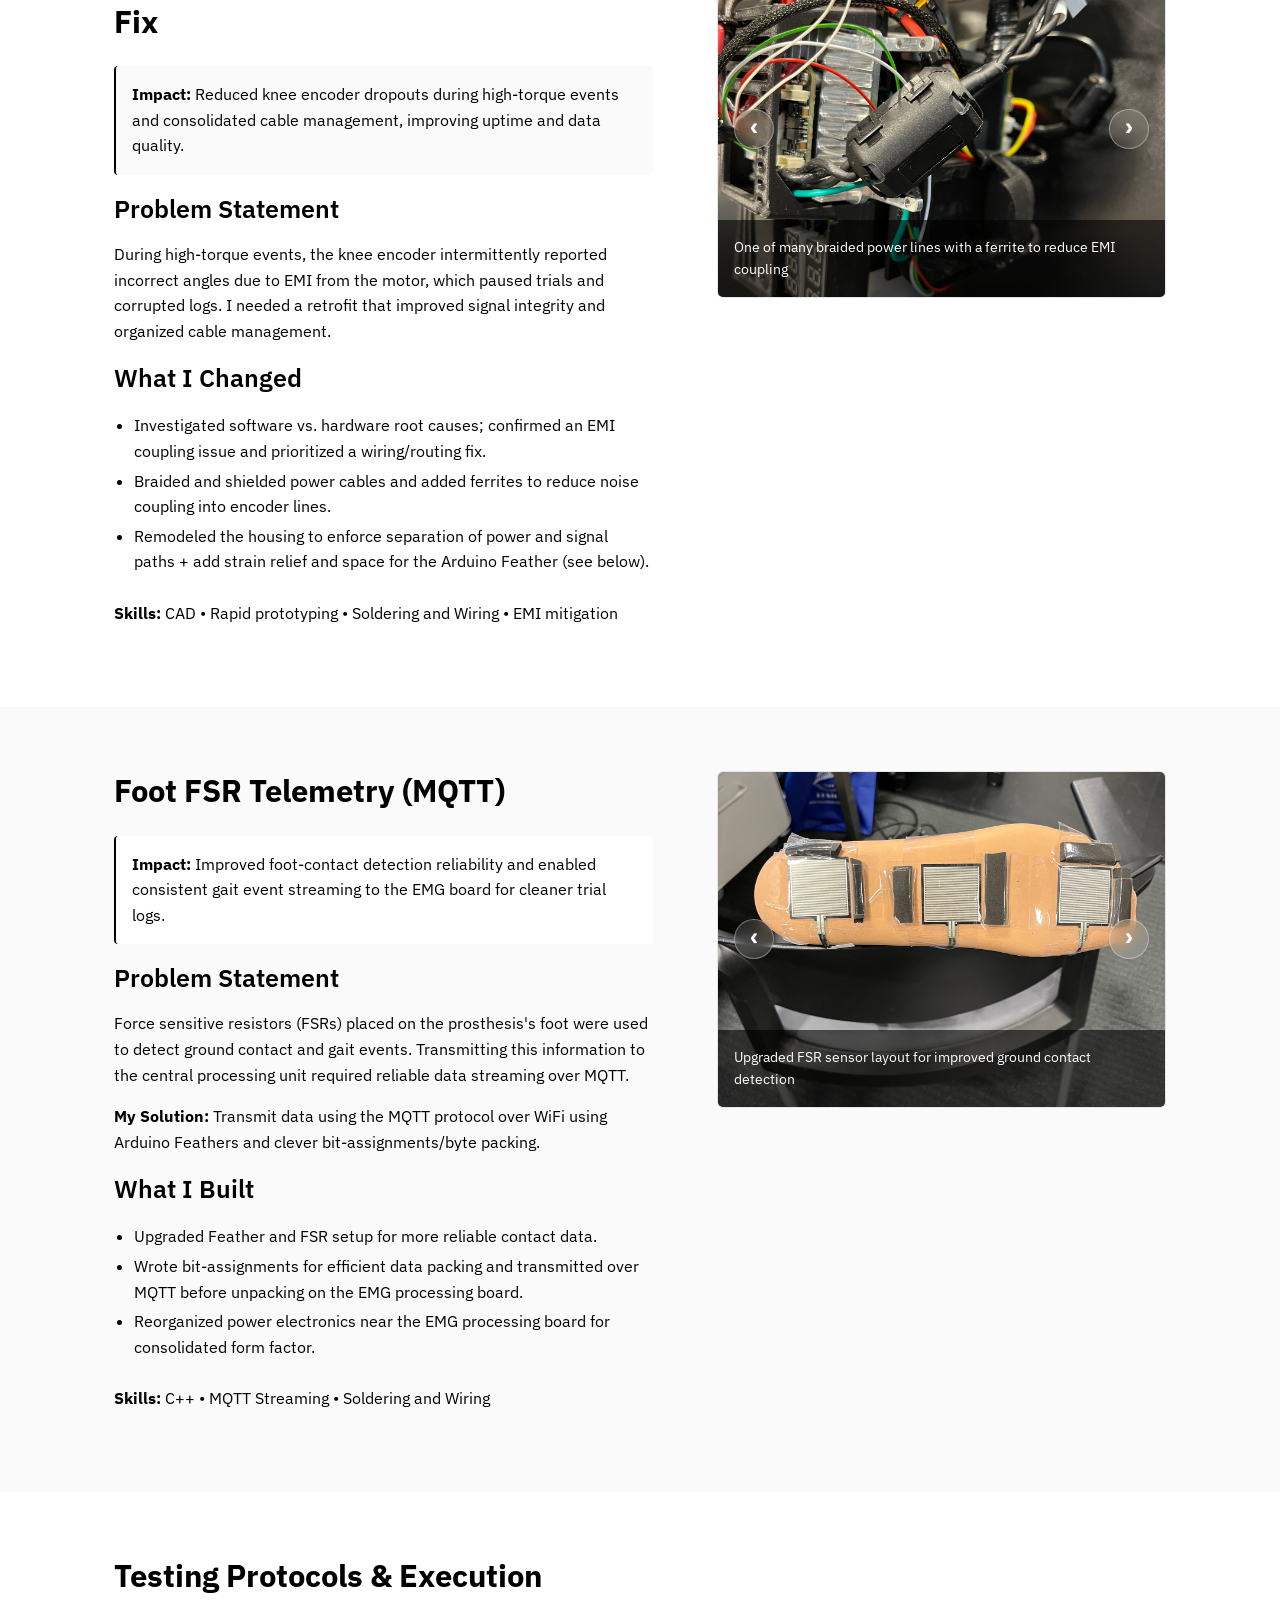
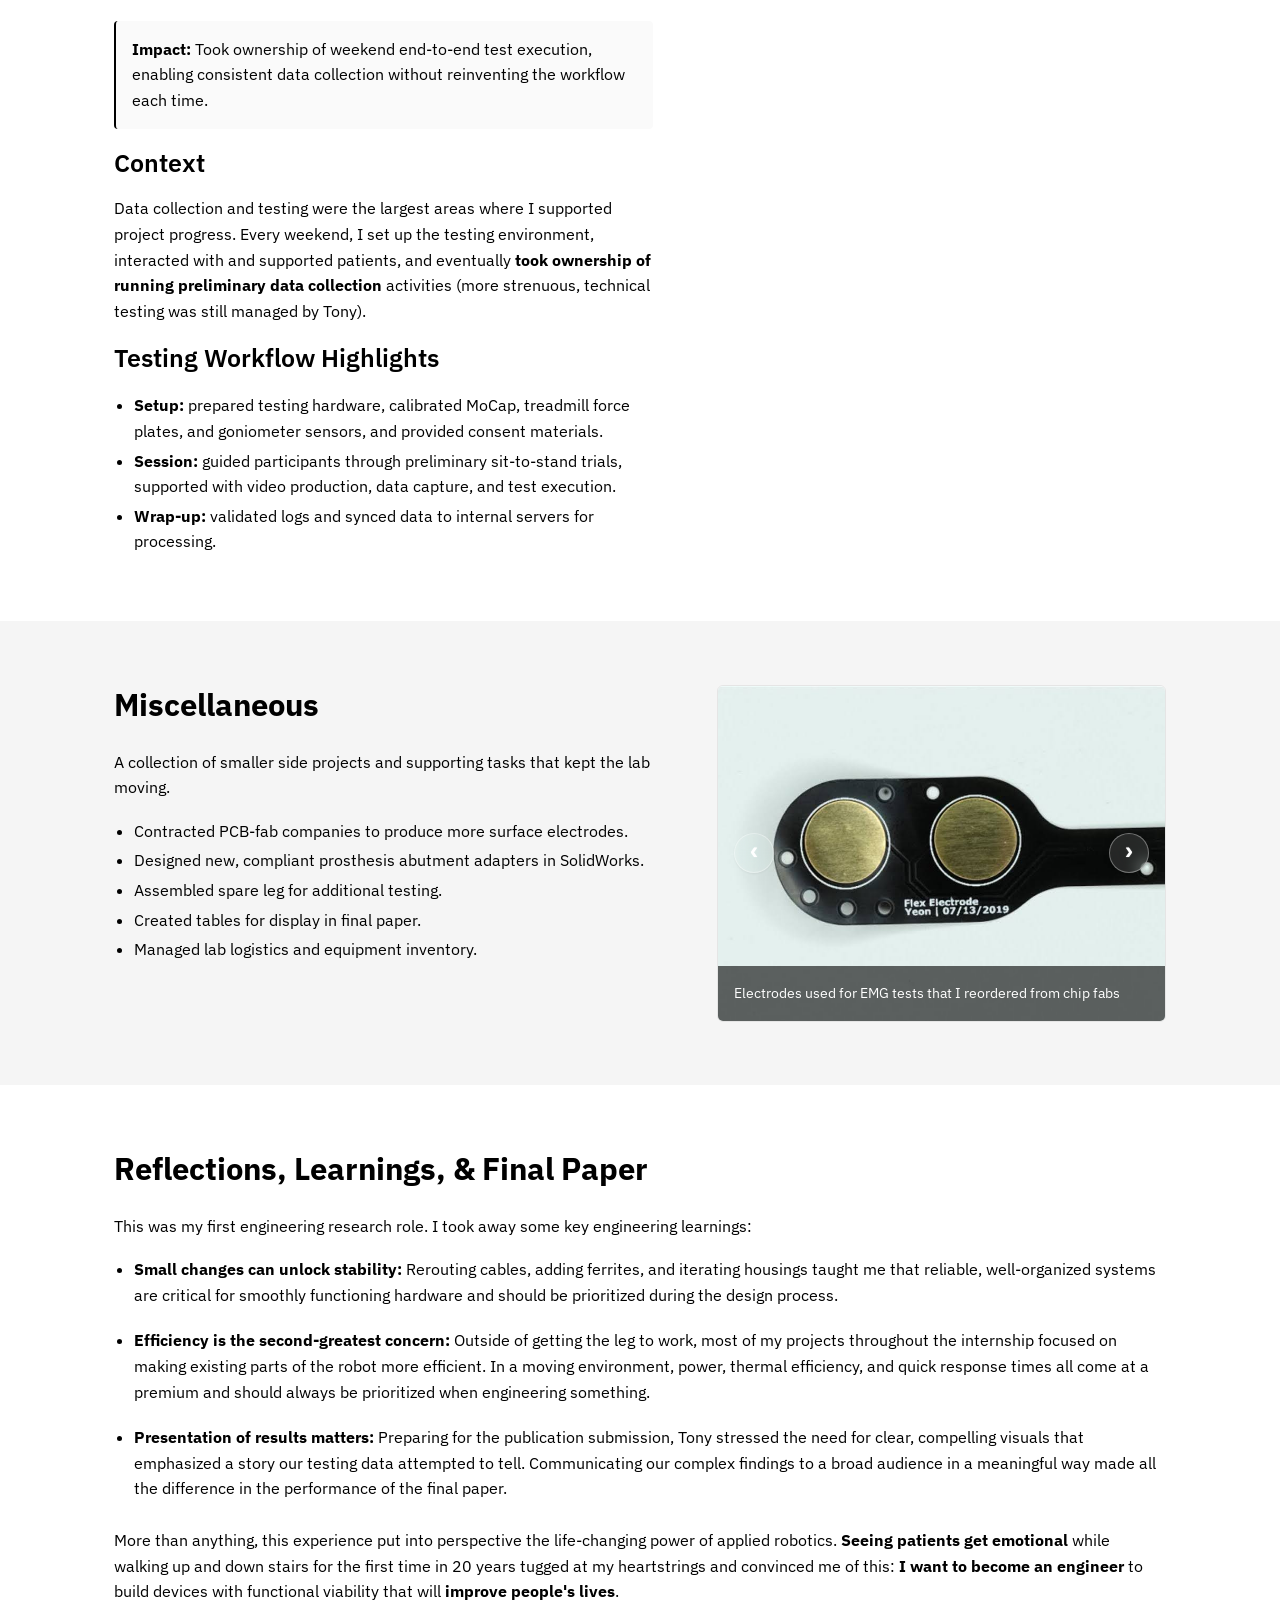
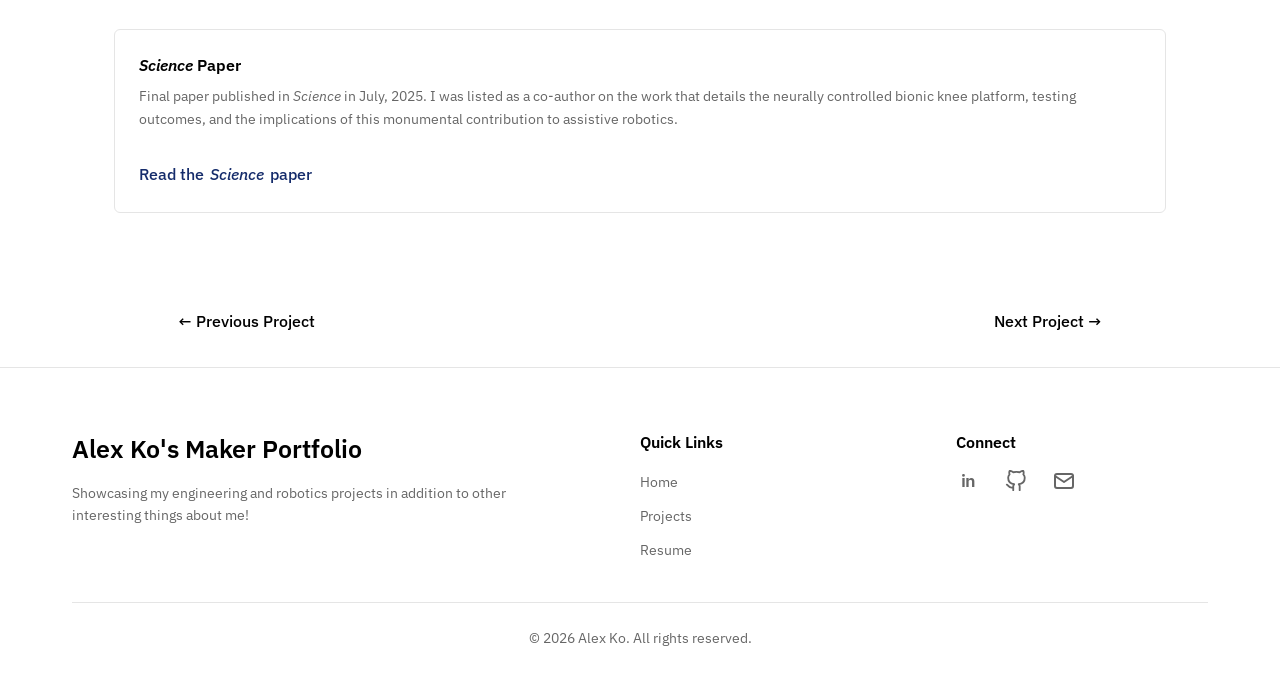
<file: projects/MediaLab.html>
<!DOCTYPE html>
<html lang="en" data-theme="light">
<head>
    <meta charset="UTF-8">
    <meta name="viewport" content="width=device-width, initial-scale=1.0, maximum-scale=5.0, user-scalable=yes">
    <meta name="description" content="Alex Ko's Maker Portfolio">
    <title>Neurally Controlled Bionic Knee Prosthesis | Alex Ko's Maker Portfolio</title>
    <link rel="icon" type="image/png" href="../assets/images/icons/site_logo_dark.png" id="favicon">
    <script>
        (function () {
            var favicon = document.getElementById('favicon');
            if (!favicon || !window.matchMedia) {
                return;
            }
            if (document.documentElement && document.documentElement.getAttribute('data-theme') === 'light') {
                favicon.href = '../assets/images/icons/site_logo_dark.png';
                return;
            }
            var darkQuery = window.matchMedia('(prefers-color-scheme: dark)');
            var setIcon = function (event) {
                favicon.href = event.matches
                    ? '../assets/images/icons/site_logo_light.png'
                    : '../assets/images/icons/site_logo_dark.png';
            };
            setIcon(darkQuery);
            if (darkQuery.addEventListener) {
                darkQuery.addEventListener('change', setIcon);
            } else if (darkQuery.addListener) {
                darkQuery.addListener(setIcon);
            }
        })();
    </script>

    <script>
        document.documentElement.classList.add('reveal-ready');
    </script>
    <link rel="preconnect" href="https://fonts.googleapis.com">
    <link rel="preconnect" href="https://fonts.gstatic.com" crossorigin>
    <link href="https://fonts.googleapis.com/css2?family=IBM+Plex+Sans:ital,wght@0,100;0,200;0,300;0,400;0,500;0,600;0,700;1,100;1,200;1,300;1,400;1,500;1,600;1,700&display=swap" rel="stylesheet">
    <link rel="stylesheet" href="../assets/css/main.css">
    <link rel="stylesheet" href="../assets/css/components.css">
    <link rel="stylesheet" href="../assets/css/project.css">
    <link rel="stylesheet" href="../assets/css/responsive.css">
</head>
<body class="is-revealed project-page" data-load-reveal>
    <a href="#main-content" class="skip-link">Skip to main content</a>

    <header class="site-header">
        <div class="header-container">
            <nav class="header-nav-left">
                <a href="../index.html" class="nav-link">Home</a>
                <a href="../resume.html" class="nav-link">Resume</a>
                <a href="../projects.html" class="nav-link">Projects</a>
                </nav>
            <div class="header-title">
                <a href="../index.html" class="site-logo">Alex Ko's Maker Portfolio</a>
            </div>
            <div class="header-social">
                <a href="https://www.linkedin.com/in/alexsyko/" target="_blank" rel="noopener noreferrer" class="social-link social-linkedin" aria-label="LinkedIn">
                    in
                </a>
                <a href="https://github.com/asyk454" target="_blank" rel="noopener noreferrer" class="social-link social-github" aria-label="GitHub">
                    <svg width="20" height="20" viewBox="0 0 24 24" fill="none" stroke="currentColor" stroke-width="2" stroke-linecap="round" stroke-linejoin="round">
                        <path d="M9 19c-5 1.5-5-2.5-7-3m14 6v-3.87a3.37 3.37 0 0 0-.94-2.61c3.14-.35 6.44-1.54 6.44-7A5.44 5.44 0 0 0 20 4.77 5.07 5.07 0 0 0 19.91 1S18.73.65 16 2.48a13.38 13.38 0 0 0-7 0C6.27.65 5.09 1 5.09 1A5.07 5.07 0 0 0 5 4.77a5.44 5.44 0 0 0-1.5 3.78c0 5.42 3.3 6.61 6.44 7A3.37 3.37 0 0 0 9 18.13V22"></path>
                    </svg>
                </a>
                <a href="mailto:alexko@college.harvard.edu" target="_blank" rel="noopener noreferrer" class="social-link social-email" aria-label="Email">
                    <svg width="20" height="20" viewBox="0 0 24 24" fill="none" stroke="currentColor" stroke-width="2" stroke-linecap="round" stroke-linejoin="round">
                        <rect x="3" y="5" width="18" height="14" rx="2" ry="2"></rect>
                        <path d="M3 7l9 6 9-6"></path>
                    </svg>
                </a>
            </div>
            <div class="mobile-dropdown">
                <button class="mobile-dropdown-toggle" aria-label="Toggle menu" aria-expanded="false">
                    <span></span>
                    <span></span>
                    <span></span>
                </button>
                <nav class="mobile-dropdown-menu">
                    <a href="../resume.html" class="nav-link">Resume</a>
                    <a href="../projects.html" class="nav-link">Projects</a>
                </nav>
            </div>
        </div>
    </header>

    <main id="main-content">

        <section class="project-hero">
            <img src="../assets/images/projects/MediaLab/MediaLabLeg.png" alt="Neurally Controlled Bionic Knee Prosthesis hero image" class="project-hero-image" loading="eager">
            <div class="project-hero-content">
                <div class="container">
                    <div class="project-hero-grid">
                        <div>
                            <h1 class="project-hero-title">Neurally Controlled Bionic Knee Prosthesis</h1>
                        </div>
                        <aside class="project-hero-details">
                            <div class="hero-detail-grid">
                                <div class="hero-detail-stack">
                                    <div class="hero-detail">
                                        <span class="hero-detail-label">Organization</span>
                                        <span class="hero-detail-value">MIT Media Lab</span>
                                    </div>
                                    <div class="hero-detail">
                                        <span class="hero-detail-label">Timeline</span>
                                        <span class="hero-detail-value">Jun 2023 &mdash; Mar 2024</span>
                                    </div>
                                </div>
                                <div class="hero-detail">
                                    <span class="hero-detail-label">Skills Learned</span>
                                    <ul class="hero-detail-list">
                                        <li>SolidWorks, Fusion 360</li>
                                        <li>MATLAB</li>
                                        <li>C++</li>
                                        <li>Soldering + Wiring</li>
                                    </ul>
                                </div>
                            </div>
                        </aside>
                    </div>
                </div>
            </div>
        </section>

        <section class="section" id="summary">
            <div class="container">
                <p class="summary-kicker">Summary</p>
                <p class="summary-body">I worked on the neurally controlled bionic knee prosthesis, improving reliability, test readiness, and data capture/processing. I redesigned power electronics housing and cable routing to reduce encoder dropout, built MQTT telemetry transmission code, and facilitated preliminary testing every weekend with patients. This work was published in <a href="https://www.science.org/doi/10.1126/science.adv3223" target="_blank" rel="noopener noreferrer" style="text-decoration: underline;"><em>Science</em></a>, where I was listed as a co-author.</p>
                <p class="summary-note">
                    <span class="summary-note-label">Note: In order to respect the privacy of participants, all testing media items are ones that are already publicly available.</span>
                </p>
            </div>
        </section>

        <section class="section-alt" id="context">
            <div class="container">
                <div class="story-grid single-column">
                    <div>
                        <h2>Context</h2>
                        <p>Mobility for amputees has advanced fast, but most innovation has focused on upper-limb and below-knee devices. <strong>Above-knee (transfemoral) options remain limited</strong> and often lack active control. This project <strong>developed a bionic knee prosthesis</strong> controlled directly from the user's nervous system.</p>
                        <h3>My Role</h3>
                        <p>I worked on this project from the beginning of its testing phase through its publication. Here's an overview of my major contributions before I dive into more detail:</p>
                        <ul class="bullet-list">
                            <li>Redesigned the power electronics housing and rerouted existing cables to <strong>solve a critical encoder issue</strong>.</li>
                            <li>Used C++ to <strong>enhance foot force sensing data transmission</strong> via the MQTT Protocol.</li>
                            <li>Familiarized with testing protocols, eventually <strong>ran tests myself</strong>.</li>
                            <li>Created MATLAB data processing scripts to <strong>pre-process millions of testing data points</strong>.</li>
                        </ul>
                        <p class="collaborators-line"><strong>Collaborators:</strong> <a href="https://www.linkedin.com/in/tonyshu/" target="_blank" rel="noopener noreferrer">Tony Shu</a> (paper first author), <a href="https://www.linkedin.com/in/seanboe/" target="_blank" rel="noopener noreferrer">Sean Boerhout</a> (co-intern), <a href="https://www.linkedin.com/in/gloria-zhu-78a079155/" target="_blank" rel="noopener noreferrer">Gloria Zhu</a> (co-intern)</p>
                    </div>
                </div>
            </div>
        </section>

        <section class="section" id="power-electronics">
            <div class="container">
                <div class="story-grid">
                    <div>
                        <h2>Power Electronics Housing + Encoder Fix</h2>
                        <p class="story-callout"><strong>Impact:</strong> Reduced knee encoder dropouts during high-torque events and consolidated cable management, improving uptime and data quality.</p>
                        <div class="problem-statement">
                            <h3>Problem Statement</h3>
                            <p>During high-torque events, the knee encoder intermittently reported incorrect angles due to EMI from the motor, which paused trials and corrupted logs. I needed a retrofit that improved signal integrity and organized cable management.</p>
                        </div>
                        <h3>What I Changed</h3>
                        <ul class="bullet-list">
                            <li>Investigated software vs. hardware root causes; confirmed an EMI coupling issue and prioritized a wiring/routing fix.</li>
                            <li>Braided and shielded power cables and added ferrites to reduce noise coupling into encoder lines.</li>
                            <li>Remodeled the housing to enforce separation of power and signal paths + add strain relief and space for the Arduino Feather (see below).</li>
                        </ul>
                        <p class="skills-line"><strong>Skills:</strong> CAD &bull; Rapid prototyping &bull; Soldering and Wiring &bull; EMI mitigation</p>
                    </div>
                    <div>
                        <div class="image-carousel" data-carousel>
                            <div class="carousel-track">
                                <figure class="carousel-slide is-active" data-carousel-slide>
                                    <img src="../assets/images/projects/MediaLab/MIT_Braided_Cables.jpeg" alt="Braided and shielded encoder harness" loading="lazy">
                                    <figcaption class="carousel-caption">One of many braided power lines with a ferrite to reduce EMI coupling</figcaption>
                                </figure>
                                <figure class="carousel-slide" data-carousel-slide>
                                    <img src="../assets/images/projects/MediaLab/MIT_Power_Electronics_Diagram.jpeg" alt="Power electronics diagram with routing separation" loading="lazy">
                                    <figcaption class="carousel-caption">Redesigned power electronics diagram for EMG board and Arduino Feather</figcaption>
                                </figure>
                                <figure class="carousel-slide" data-carousel-slide>
                                    <img src="../assets/images/projects/MediaLab/MIT_Electronics_Casing.png" alt="Revised power electronics housing" loading="lazy">
                                    <figcaption class="carousel-caption">New power electronics housing designed in Fusion 360</figcaption>
                                </figure>
                            </div>
                            <button class="carousel-btn prev" type="button" aria-label="Previous image">
                                <span class="carousel-icon" aria-hidden="true">&#8249;</span>
                            </button>
                            <button class="carousel-btn next" type="button" aria-label="Next image">
                                <span class="carousel-icon" aria-hidden="true">&#8250;</span>
                            </button>
                        </div>
                    </div>
                </div>
            </div>
        </section>

        <section class="section-alt" id="mqtt-telemetry">
            <div class="container">
                <div class="story-grid">
                    <div>
                        <h2>Foot FSR Telemetry (MQTT)</h2>
                        <p class="story-callout"><strong>Impact:</strong> Improved foot-contact detection reliability and enabled consistent gait event streaming to the EMG board for cleaner trial logs.</p>
                        <div class="problem-statement">
                            <h3>Problem Statement</h3>
                            <p>Force sensitive resistors (FSRs) placed on the prosthesis's foot were used to detect ground contact and gait events. Transmitting this information to the central processing unit required reliable data streaming over MQTT.</p>
                            <p><strong>My Solution:</strong> Transmit data using the MQTT protocol over WiFi using Arduino Feathers and clever bit-assignments/byte packing.</p>
                        </div>
                        <h3>What I Built</h3>
                        <ul class="bullet-list">
                            <li>Upgraded Feather and FSR setup for more reliable contact data.</li>
                            <li>Wrote bit-assignments for efficient data packing and transmitted over MQTT before unpacking on the EMG processing board.</li>
                            <li>Reorganized power electronics near the EMG processing board for consolidated form factor.</li>
                        </ul>
                        <p class="skills-line"><strong>Skills:</strong> C++ &bull; MQTT Streaming &bull; Soldering and Wiring</p>
                    </div>
                    <div>
                        <div class="image-carousel" data-carousel>
                            <div class="carousel-track">
                                <figure class="carousel-slide is-active" data-carousel-slide>
                                    <img src="../assets/images/projects/MediaLab/MIT_FSRs.jpeg" alt="FSR sensors mounted on prosthesis foot" loading="lazy">
                                    <figcaption class="carousel-caption">Upgraded FSR sensor layout for improved ground contact detection</figcaption>
                                </figure>
                                <figure class="carousel-slide" data-carousel-slide>
                                    <img src="../assets/images/projects/MediaLab/MIT_Foot_Feather.jpeg" alt="Foot-mounted Arduino Feather setup" loading="lazy">
                                    <figcaption class="carousel-caption">Newly built Arduino Feather used for foot telemetry broadcasting</figcaption>
                                </figure>
                                <figure class="carousel-slide" data-carousel-slide>
                                    <img src="../assets/images/projects/MediaLab/MIT_MQTT_Testing_Setup.jpeg" alt="MQTT testing setup and logging workstation" loading="lazy">
                                    <figcaption class="carousel-caption">MQTT testing setup used to code/debug live-logging</figcaption>
                                </figure>
                            </div>
                            <button class="carousel-btn prev" type="button" aria-label="Previous image">
                                <span class="carousel-icon" aria-hidden="true">&#8249;</span>
                            </button>
                            <button class="carousel-btn next" type="button" aria-label="Next image">
                                <span class="carousel-icon" aria-hidden="true">&#8250;</span>
                            </button>
                        </div>
                    </div>
                </div>
            </div>
        </section>

        <section class="section" id="testing-protocols">
            <div class="container">
                <div class="story-grid">
                    <div>
                        <h2>Testing Protocols &amp; Execution</h2>
                        <p class="story-callout"><strong>Impact:</strong> Took ownership of weekend end-to-end test execution, enabling consistent data collection without reinventing the workflow each time.</p>
                        <div class="problem-statement">
                            <h3>Context</h3>
                            <p>Data collection and testing were the largest areas where I supported project progress. Every weekend, I set up the testing environment, interacted with and supported patients, and eventually <strong>took ownership of running preliminary data collection</strong> activities (more strenuous, technical testing was still managed by Tony).</p>
                        </div>
                        <h3>Testing Workflow Highlights</h3>
                        <ul class="bullet-list">
                            <li><strong>Setup:</strong> prepared testing hardware, calibrated MoCap, treadmill force plates, and goniometer sensors, and provided consent materials.</li>
                            <li><strong>Session:</strong> guided participants through preliminary sit-to-stand trials, supported with video production, data capture, and test execution.</li>
                            <li><strong>Wrap-up:</strong> validated logs and synced data to internal servers for processing.</li>
                        </ul>
                    </div>
                    <div>
                        <div class="video-embed">
                            <iframe
                                src="https://www.youtube.com/embed/ZQCVmuirYSI?autoplay=1&mute=1&loop=1&playlist=ZQCVmuirYSI&playsinline=1&rel=0"
                                title="Testing protocols walkthrough video"
                                frameborder="0"
                                allow="autoplay; encrypted-media; picture-in-picture"
                                allowfullscreen
                            ></iframe>
                        </div>
                    </div>
                </div>
            </div>
        </section>

        <section class="section" id="miscellaneous">
            <div class="container">
                <div class="story-grid">
                    <div>
                        <h2>Miscellaneous</h2>
                        <p>A collection of smaller side projects and supporting tasks that kept the lab moving.</p>
                        <ul class="bullet-list">
                            <li>Contracted PCB-fab companies to produce more surface electrodes.</li>
                            <li>Designed new, compliant prosthesis abutment adapters in SolidWorks.</li>
                            <li>Assembled spare leg for additional testing.</li>
                            <li>Created tables for display in final paper.</li>
                            <li>Managed lab logistics and equipment inventory.</li>
                        </ul>
                    </div>
                    <div>
                        <div class="image-carousel" data-carousel>
                            <div class="carousel-track">
                                <figure class="carousel-slide is-active" data-carousel-slide>
                                    <img src="../assets/images/projects/MediaLab/MIT_Electrodes.jpg" alt="Electrodes used for participant testing" loading="lazy">
                                    <figcaption class="carousel-caption">Electrodes used for EMG tests that I reordered from chip fabs</figcaption>
                                </figure>
                                <figure class="carousel-slide" data-carousel-slide>
                                    <img src="../assets/images/projects/MediaLab/MIT_eOPRA_TPU_Adapter.jpeg" alt="eOPRA TPU adapter component" loading="lazy">
                                    <figcaption class="carousel-caption">Flexible prosthesis abutment adapter made of TPU</figcaption>
                                </figure>
                                <figure class="carousel-slide" data-carousel-slide>
                                    <img src="../assets/images/projects/MediaLab/MIT_Full_Leg.jpeg" alt="Full bionic knee leg assembly" loading="lazy">
                                    <figcaption class="carousel-caption">Backup leg assembly I put together from spare parts in the first week</figcaption>
                                </figure>
                                <figure class="carousel-slide" data-carousel-slide>
                                    <img src="../assets/images/projects/MediaLab/MIT_DataTable.png" alt="Data table prepared for analysis" loading="lazy">
                                    <figcaption class="carousel-caption">Preliminary data table I formatted for future paper</figcaption>
                                </figure>
                                <figure class="carousel-slide" data-carousel-slide>
                                    <img src="../assets/images/projects/MediaLab/MIT_SnackManagement.jpeg" alt="Snack management note and supplies" loading="lazy">
                                    <figcaption class="carousel-caption">Managing snacks and supplies to keep morale high!</figcaption>
                                </figure>
                            </div>
                            <button class="carousel-btn prev" type="button" aria-label="Previous image">
                                <span class="carousel-icon" aria-hidden="true">&#8249;</span>
                            </button>
                            <button class="carousel-btn next" type="button" aria-label="Next image">
                                <span class="carousel-icon" aria-hidden="true">&#8250;</span>
                            </button>
                        </div>
                    </div>
                </div>
            </div>
        </section>

        <section class="section-alt" id="reflections">
            <div class="container">
                <div>
                    <h2>Reflections, Learnings, &amp; Final Paper</h2>
                    <p>This was my first engineering research role. I took away some key engineering learnings:</p>
                    <ul class="bullet-list">
                        <li><strong>Small changes can unlock stability:</strong> Rerouting cables, adding ferrites, and iterating housings taught me that reliable, well-organized systems are critical for smoothly functioning hardware and should be prioritized during the design process.</li>
                        <li><strong>Efficiency is the second-greatest concern:</strong> Outside of getting the leg to work, most of my projects throughout the internship focused on making existing parts of the robot more efficient. In a moving environment, power, thermal efficiency, and quick response times all come at a premium and should always be prioritized when engineering something.</li>
                        <li><strong>Presentation of results matters:</strong> Preparing for the publication submission, Tony stressed the need for clear, compelling visuals that emphasized a story our testing data attempted to tell. Communicating our complex findings to a broad audience in a meaningful way made all the difference in the performance of the final paper.</li>
                    </ul>
                    <p>More than anything, this experience put into perspective the life-changing power of applied robotics. <strong>Seeing patients get emotional</strong> while walking up and down stairs for the first time in 20 years tugged at my heartstrings and convinced me of this: <strong>I want to become an engineer</strong> to build devices with functional viability that will <strong>improve people's lives</strong>.</p>
                    <div class="deliverables-grid">
                        <div class="deliverable-card">
                            <h4><em>Science</em> Paper</h4>
                            <p>Final paper published in <em>Science</em> in July, 2025. I was listed as a co-author on the work that details the neurally controlled bionic knee platform, testing outcomes, and the implications of this monumental contribution to assistive robotics.</p>
                            <a class="deliverable-link" href="https://www.science.org/doi/10.1126/science.adv3223" target="_blank" rel="noopener noreferrer">Read the <em>Science</em> paper</a>
                        </div>
                    </div>
                </div>
            </div>
        </section>

        <section class="section project-nav-section">
            <div class="container">
                <div class="project-navigation">
                    <a href="ES-51.html" class="project-nav-link prev">
                        &larr; Previous Project
                    </a>
                    <a href="FTC-23.html" class="project-nav-link next">
                        Next Project &rarr;
                    </a>
                </div>
            </div>
        </section>
    </main>

    <footer class="site-footer">
        <div class="footer-container">
            <div class="footer-content">
                <div class="footer-about">
                    <h3>Alex Ko's Maker Portfolio</h3>
                    <p>Showcasing my engineering and robotics projects in addition to other interesting things about me!</p>
                </div>
                <div class="footer-links">
                    <h4>Quick Links</h4>
                    <ul>
                        <li><a href="../index.html">Home</a></li>
                        <li><a href="../projects.html">Projects</a></li>
                        <li><a href="../resume.html">Resume</a></li>
                    </ul>
                </div>
                <div class="footer-links">
                    <h4>Connect</h4>
                    <div class="footer-social">
                        <a href="https://www.linkedin.com/in/alexsyko/" aria-label="LinkedIn" target="_blank" rel="noopener noreferrer" class="social-link social-linkedin">
                            in
                        </a>
                        <a href="https://github.com/asyk454" class="social-github" aria-label="GitHub" target="_blank" rel="noopener noreferrer">
                            <svg class="icon-github" width="20" height="20" viewBox="0 0 24 24" fill="none" stroke="currentColor" stroke-width="2" stroke-linecap="round" stroke-linejoin="round">
                                <path d="M9 19c-5 1.5-5-2.5-7-3m14 6v-3.87a3.37 3.37 0 0 0-.94-2.61c3.14-.35 6.44-1.54 6.44-7A5.44 5.44 0 0 0 20 4.77 5.07 5.07 0 0 0 19.91 1S18.73.65 16 2.48a13.38 13.38 0 0 0-7 0C6.27.65 5.09 1 5.09 1A5.07 5.07 0 0 0 5 4.77a5.44 5.44 0 0 0-1.5 3.78c0 5.42 3.3 6.61 6.44 7A3.37 3.37 0 0 0 9 18.13V22"></path>
                            </svg>
                        </a>
                        <a href="mailto:alexko@college.harvard.edu" class="social-email" aria-label="Email">
                            <svg width="20" height="20" viewBox="0 0 24 24" fill="none" stroke="currentColor" stroke-width="2" stroke-linecap="round" stroke-linejoin="round">
                                <rect x="3" y="5" width="18" height="14" rx="2" ry="2"></rect>
                                <path d="M3 7l9 6 9-6"></path>
                            </svg>
                        </a>
                    </div>
                </div>
            </div>
            <div class="footer-bottom">
                <p>&copy; 2026 Alex Ko. All rights reserved.</p>
            </div>
        </div>
    </footer>

    <script src="../assets/js/main.js"></script>
    <script>
        (function () {
            var carousels = document.querySelectorAll('[data-carousel]');
            if (!carousels.length) {
                return;
            }

            carousels.forEach(function (carousel) {
                var slides = carousel.querySelectorAll('[data-carousel-slide]');
                var prevButton = carousel.querySelector('.carousel-btn.prev');
                var nextButton = carousel.querySelector('.carousel-btn.next');
                var currentIndex = 0;
                var intervalId = null;
                var imageTimeoutId = null;
                var reduceMotion = window.matchMedia('(prefers-reduced-motion: reduce)').matches;
                var isVideoCarousel = carousel.getAttribute('data-carousel-mode') === 'video' || carousel.querySelector('video');

                slides.forEach(function (slide, index) {
                    if (slide.classList.contains('is-active')) {
                        currentIndex = index;
                    }
                });

                var pauseVideos = function () {
                    slides.forEach(function (slide) {
                        var video = slide.querySelector('video');
                        if (video) {
                            video.pause();
                            video.currentTime = 0;
                        }
                    });
                };

                var clearImageTimeout = function () {
                    if (imageTimeoutId) {
                        window.clearTimeout(imageTimeoutId);
                        imageTimeoutId = null;
                    }
                };

                var playActiveVideo = function () {
                    if (!isVideoCarousel || reduceMotion) {
                        return;
                    }
                    var activeSlide = slides[currentIndex];
                    var video = activeSlide.querySelector('video');
                    if (video) {
                        video.play().catch(function () {});
                    }
                };

                var scheduleImageAdvance = function () {
                    if (reduceMotion || !isVideoCarousel) {
                        return;
                    }
                    var activeSlide = slides[currentIndex];
                    var hasVideo = activeSlide.querySelector('video');
                    if (hasVideo) {
                        return;
                    }
                    clearImageTimeout();
                    imageTimeoutId = window.setTimeout(function () {
                        showSlide(currentIndex + 1);
                    }, 2500);
                };

                var showSlide = function (index) {
                    slides[currentIndex].classList.remove('is-active');
                    currentIndex = (index + slides.length) % slides.length;
                    slides[currentIndex].classList.add('is-active');

                    if (isVideoCarousel) {
                        clearImageTimeout();
                        pauseVideos();
                        playActiveVideo();
                        scheduleImageAdvance();
                    }
                };

                var startAuto = function () {
                    if (reduceMotion || isVideoCarousel) {
                        return;
                    }
                    intervalId = window.setInterval(function () {
                        showSlide(currentIndex + 1);
                    }, 2500);
                };

                var resetAuto = function () {
                    if (isVideoCarousel) {
                        return;
                    }
                    if (intervalId) {
                        window.clearInterval(intervalId);
                    }
                    startAuto();
                };

                if (prevButton) {
                    prevButton.addEventListener('click', function () {
                        showSlide(currentIndex - 1);
                        resetAuto();
                    });
                }

                if (nextButton) {
                    nextButton.addEventListener('click', function () {
                        showSlide(currentIndex + 1);
                        resetAuto();
                    });
                }

                if (isVideoCarousel) {
                    slides.forEach(function (slide) {
                        var video = slide.querySelector('video');
                        if (!video) {
                            return;
                        }
                        video.addEventListener('ended', function () {
                            if (slide.classList.contains('is-active')) {
                                showSlide(currentIndex + 1);
                            }
                        });
                    });
                    scheduleImageAdvance();
                    playActiveVideo();
                } else {
                    startAuto();
                }
            });
        })();
    </script>
</body>
</html>
</file>
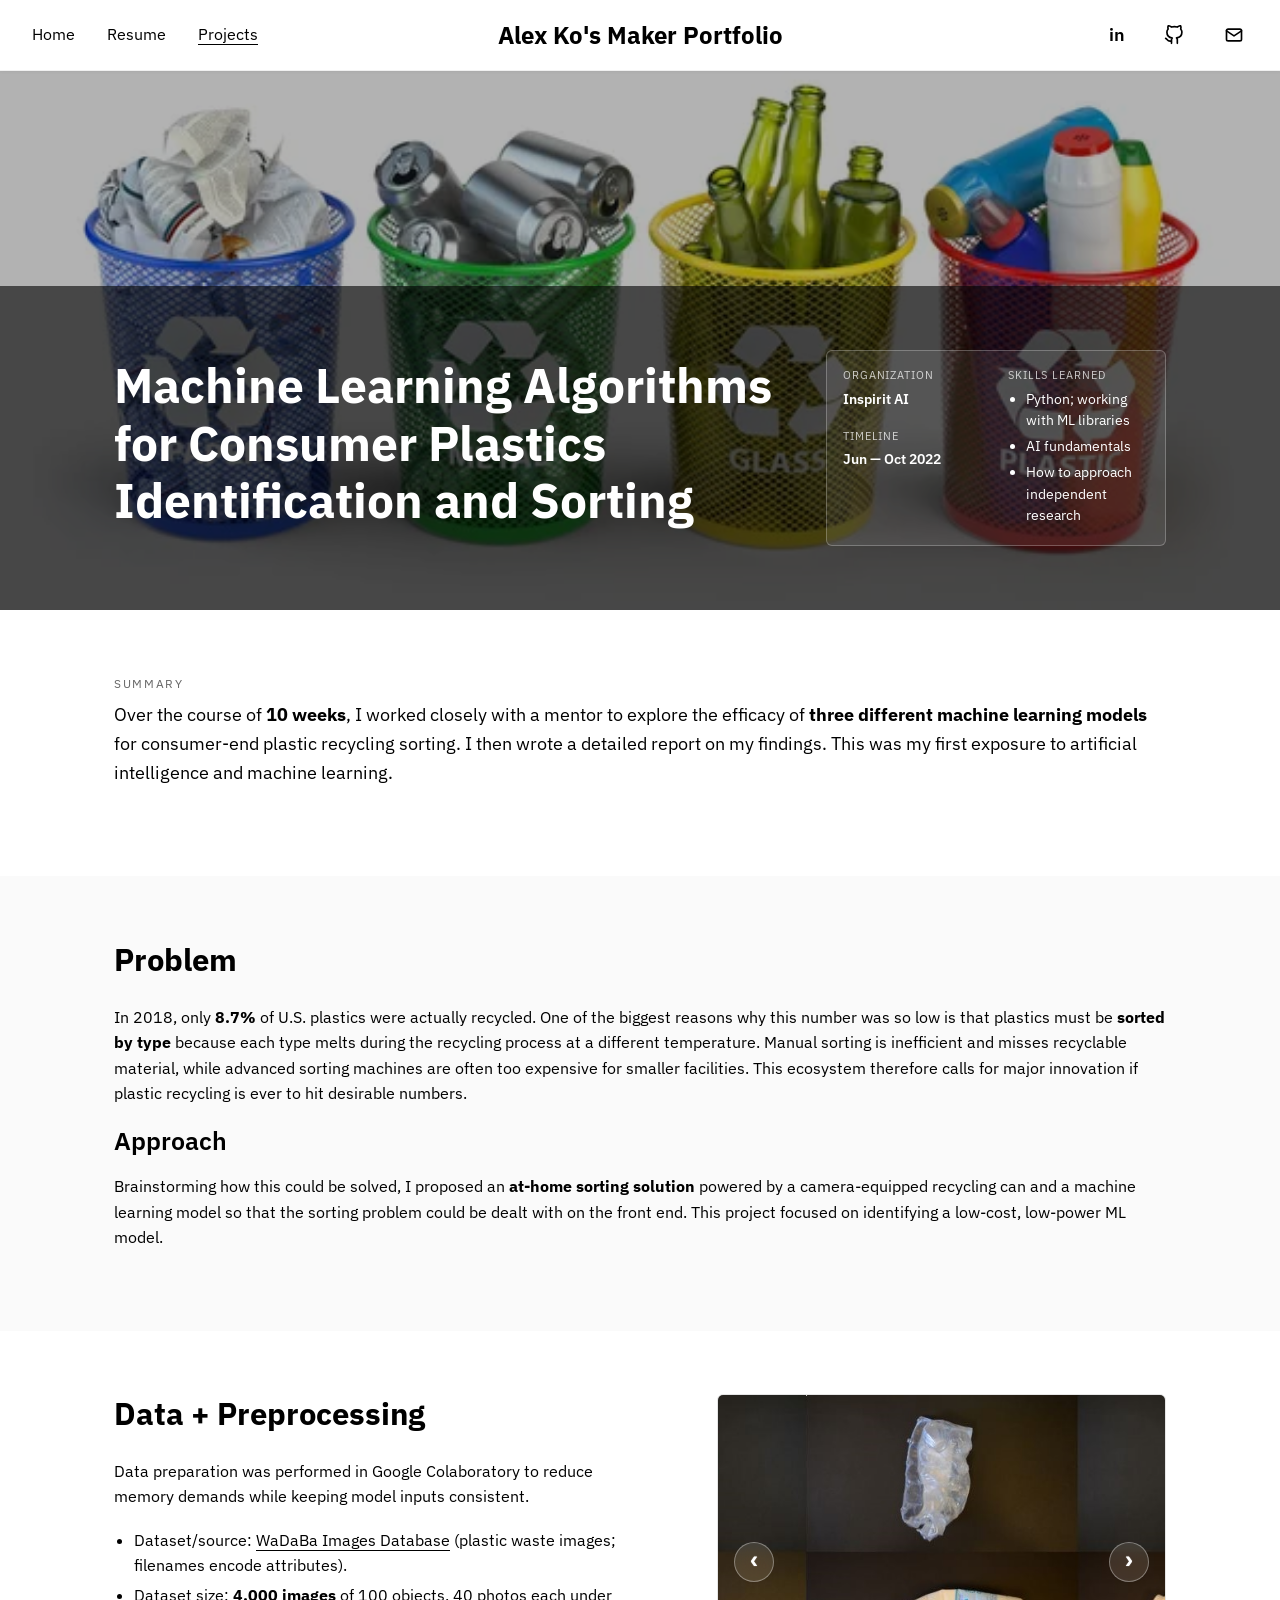
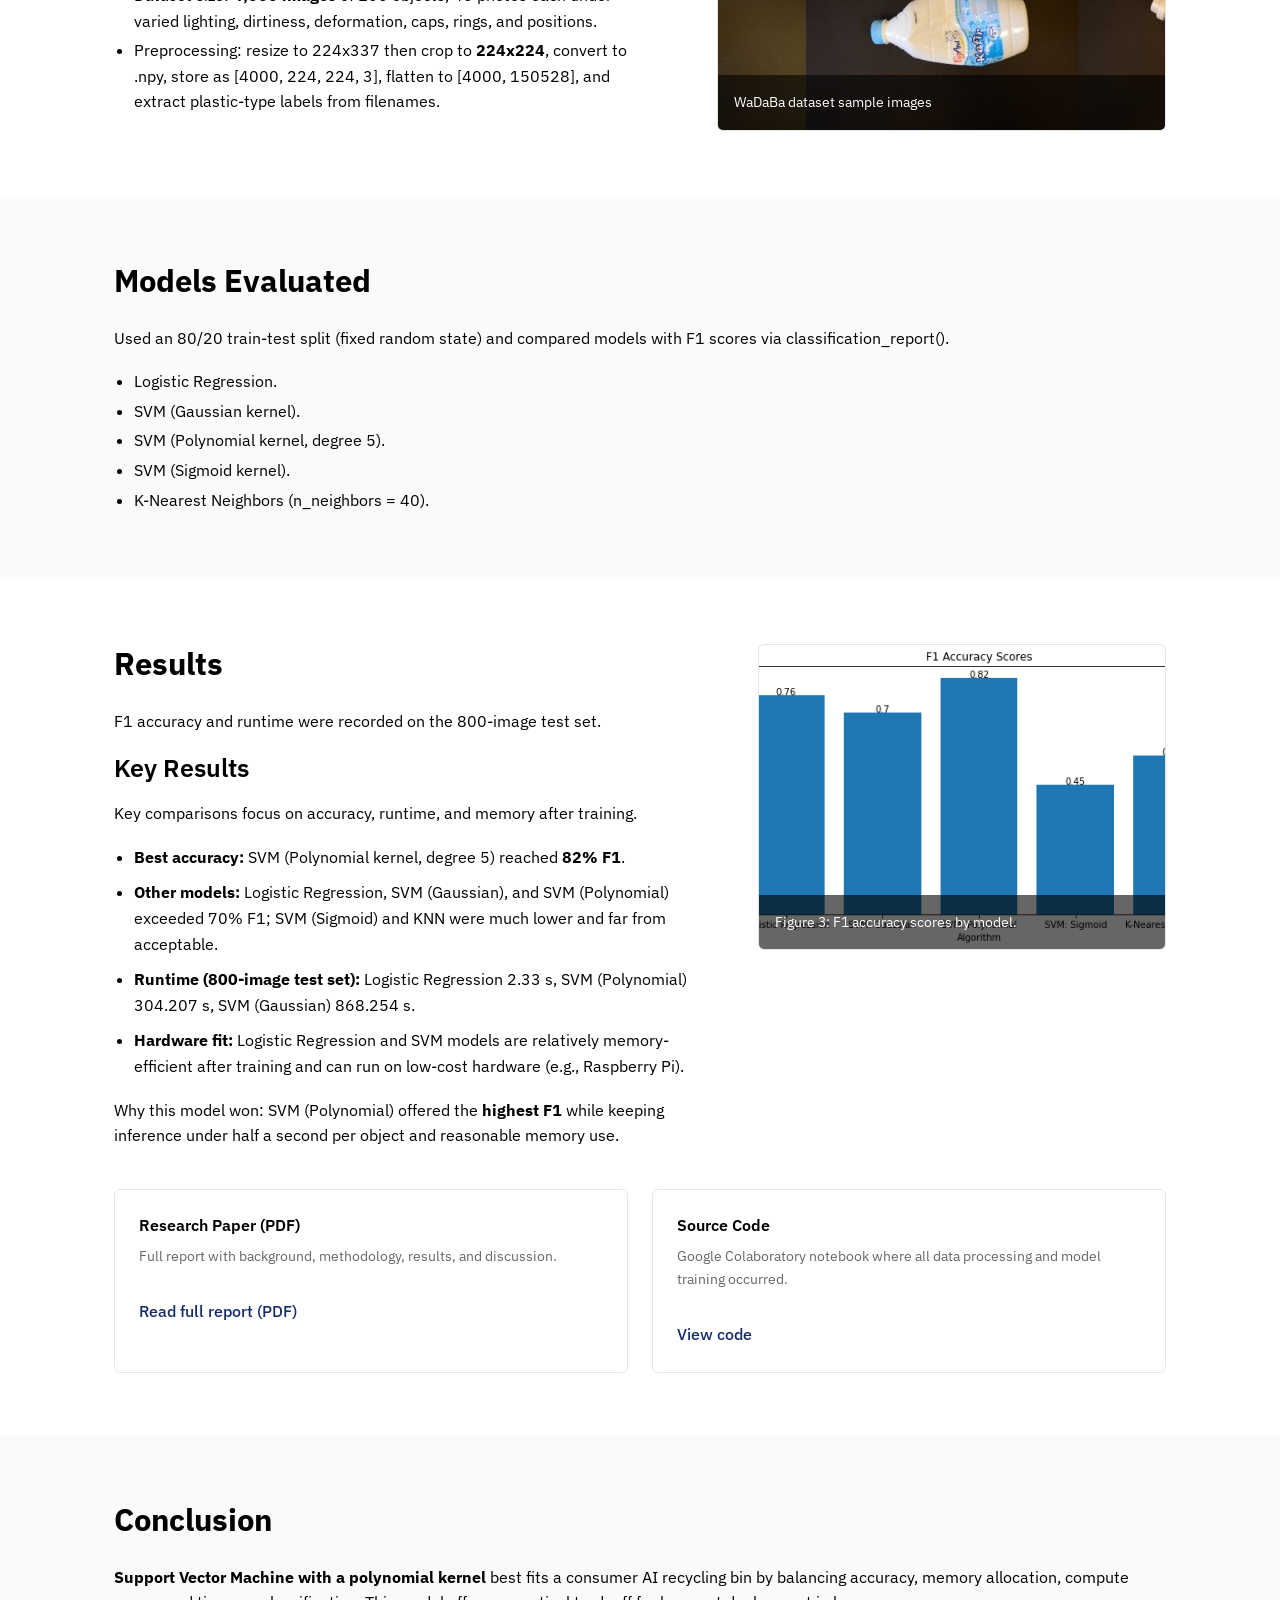
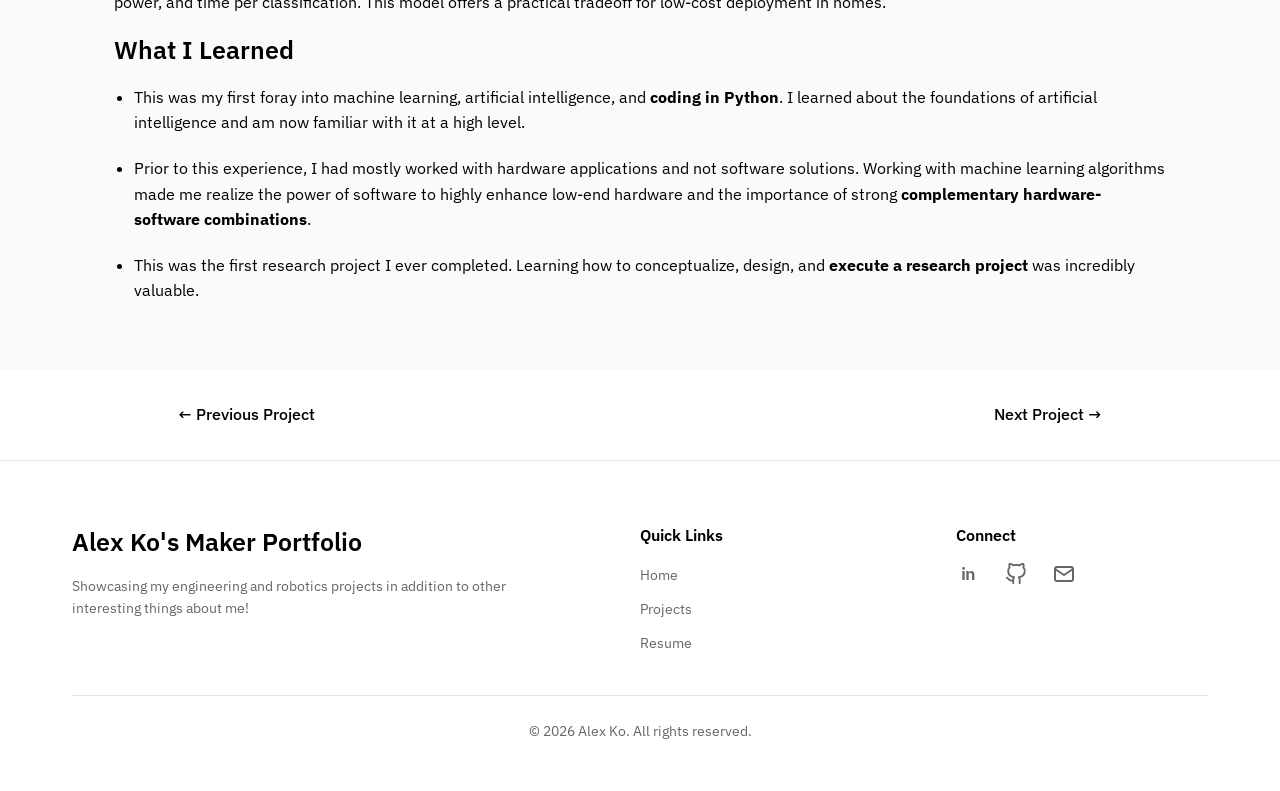
<file: projects/ML-Algorithms.html>
<!DOCTYPE html>
<html lang="en" data-theme="light">
<head>
    <meta charset="UTF-8">
    <meta name="viewport" content="width=device-width, initial-scale=1.0, maximum-scale=5.0, user-scalable=yes">
    <meta name="description" content="Alex Ko's Maker Portfolio">
    <title>Machine Learning Algorithms for Consumer Plastics Identification and Sorting | Alex Ko's Maker Portfolio</title>
    <link rel="icon" type="image/png" href="../assets/images/icons/site_logo_dark.png" id="favicon">
    <script>
        (function () {
            var favicon = document.getElementById('favicon');
            if (!favicon || !window.matchMedia) {
                return;
            }
            if (document.documentElement && document.documentElement.getAttribute('data-theme') === 'light') {
                favicon.href = '../assets/images/icons/site_logo_dark.png';
                return;
            }
            var darkQuery = window.matchMedia('(prefers-color-scheme: dark)');
            var setIcon = function (event) {
                favicon.href = event.matches
                    ? '../assets/images/icons/site_logo_light.png'
                    : '../assets/images/icons/site_logo_dark.png';
            };
            setIcon(darkQuery);
            if (darkQuery.addEventListener) {
                darkQuery.addEventListener('change', setIcon);
            } else if (darkQuery.addListener) {
                darkQuery.addListener(setIcon);
            }
        })();
    </script>

    <script>
        document.documentElement.classList.add('reveal-ready');
    </script>
    <link rel="preconnect" href="https://fonts.googleapis.com">
    <link rel="preconnect" href="https://fonts.gstatic.com" crossorigin>
    <link href="https://fonts.googleapis.com/css2?family=IBM+Plex+Sans:ital,wght@0,100;0,200;0,300;0,400;0,500;0,600;0,700;1,100;1,200;1,300;1,400;1,500;1,600;1,700&display=swap" rel="stylesheet">
    <link rel="stylesheet" href="../assets/css/main.css">
    <link rel="stylesheet" href="../assets/css/components.css">
    <link rel="stylesheet" href="../assets/css/project.css">
    <link rel="stylesheet" href="../assets/css/responsive.css">
</head>
<body class="is-revealed project-page" data-load-reveal>
    <a href="#main-content" class="skip-link">Skip to main content</a>

    <header class="site-header">
        <div class="header-container">
            <nav class="header-nav-left">
                <a href="../index.html" class="nav-link">Home</a>
                <a href="../resume.html" class="nav-link">Resume</a>
                <a href="../projects.html" class="nav-link">Projects</a>
                </nav>
            <div class="header-title">
                <a href="../index.html" class="site-logo">Alex Ko's Maker Portfolio</a>
            </div>
            <div class="header-social">
                <a href="https://www.linkedin.com/in/alexsyko/" target="_blank" rel="noopener noreferrer" class="social-link social-linkedin" aria-label="LinkedIn">
                    in
                </a>
                <a href="https://github.com/asyk454" target="_blank" rel="noopener noreferrer" class="social-link social-github" aria-label="GitHub">
                    <svg width="20" height="20" viewBox="0 0 24 24" fill="none" stroke="currentColor" stroke-width="2" stroke-linecap="round" stroke-linejoin="round">
                        <path d="M9 19c-5 1.5-5-2.5-7-3m14 6v-3.87a3.37 3.37 0 0 0-.94-2.61c3.14-.35 6.44-1.54 6.44-7A5.44 5.44 0 0 0 20 4.77 5.07 5.07 0 0 0 19.91 1S18.73.65 16 2.48a13.38 13.38 0 0 0-7 0C6.27.65 5.09 1 5.09 1A5.07 5.07 0 0 0 5 4.77a5.44 5.44 0 0 0-1.5 3.78c0 5.42 3.3 6.61 6.44 7A3.37 3.37 0 0 0 9 18.13V22"></path>
                    </svg>
                </a>
                <a href="mailto:alexko@college.harvard.edu" target="_blank" rel="noopener noreferrer" class="social-link social-email" aria-label="Email">
                    <svg width="20" height="20" viewBox="0 0 24 24" fill="none" stroke="currentColor" stroke-width="2" stroke-linecap="round" stroke-linejoin="round">
                        <rect x="3" y="5" width="18" height="14" rx="2" ry="2"></rect>
                        <path d="M3 7l9 6 9-6"></path>
                    </svg>
                </a>
            </div>
            <div class="mobile-dropdown">
                <button class="mobile-dropdown-toggle" aria-label="Toggle menu" aria-expanded="false">
                    <span></span>
                    <span></span>
                    <span></span>
                </button>
                <nav class="mobile-dropdown-menu">
                    <a href="../resume.html" class="nav-link">Resume</a>
                    <a href="../projects.html" class="nav-link">Projects</a>
                </nav>
            </div>
        </div>
    </header>

    <main id="main-content">

        <section class="project-hero">
            <img src="../assets/images/profile/ML_Hero_Stock.webp" alt="Machine learning themed hero image" class="project-hero-image" loading="eager">
            <div class="project-hero-content">
                <div class="container">
                    <div class="project-hero-grid">
                        <div>
                            <h1 class="project-hero-title">Machine Learning Algorithms for Consumer Plastics Identification and Sorting</h1>
                        </div>
                        <aside class="project-hero-details">
                            <div class="hero-detail-grid">
                                <div class="hero-detail-stack">
                                    <div class="hero-detail">
                                        <span class="hero-detail-label">Organization</span>
                                        <span class="hero-detail-value">Inspirit AI</span>
                                    </div>
                                    <div class="hero-detail">
                                        <span class="hero-detail-label">Timeline</span>
                                        <span class="hero-detail-value">Jun &mdash; Oct 2022</span>
                                    </div>
                                </div>
                                <div class="hero-detail">
                                    <span class="hero-detail-label">Skills Learned</span>
                                    <ul class="hero-detail-list">
                                        <li>Python; working with ML libraries</li>
                                        <li>AI fundamentals</li>
                                        <li>How to approach independent research</li>
                                    </ul>
                                </div>
                            </div>
                        </aside>
                    </div>
                </div>
            </div>
        </section>

        <section class="section" id="summary">
            <div class="container">
                <p class="summary-kicker">Summary</p>
                <p class="summary-body">Over the course of <strong>10 weeks</strong>, I worked closely with a mentor to explore the efficacy of <strong>three different machine learning models</strong> for consumer-end plastic recycling sorting. I then wrote a detailed report on my findings. This was my first exposure to artificial intelligence and machine learning.</p>
            </div>
        </section>

        <section class="section-alt" id="context">
            <div class="container">
                <h2>Problem</h2>
                <p>In 2018, only <strong>8.7%</strong> of U.S. plastics were actually recycled. One of the biggest reasons why this number was so low is that plastics must be <strong>sorted by type</strong> because each type melts during the recycling process at a different temperature. Manual sorting is inefficient and misses recyclable material, while advanced sorting machines are often too expensive for smaller facilities. This ecosystem therefore calls for major innovation if plastic recycling is ever to hit desirable numbers.</p>
                <h3>Approach</h3>
                <p>Brainstorming how this could be solved, I proposed an <strong>at-home sorting solution</strong> powered by a camera-equipped recycling can and a machine learning model so that the sorting problem could be dealt with on the front end. This project focused on identifying a low-cost, low-power ML model.</p>
            </div>
        </section>

        <section class="section" id="role">
            <div class="container">
                <div class="story-grid">
                    <div>
                        <h2>Data + Preprocessing</h2>
                        <p>Data preparation was performed in Google Colaboratory to reduce memory demands while keeping model inputs consistent.</p>
                        <ul class="bullet-list">
                            <li>Dataset/source: <a class="inline-link" href="https://wadaba.pcz.pl/" target="_blank" rel="noopener noreferrer">WaDaBa Images Database</a> (plastic waste images; filenames encode attributes).</li>
                            <li>Dataset size: <strong>4,000 images</strong> of 100 objects, 40 photos each under varied lighting, dirtiness, deformation, caps, rings, and positions.</li>
                            <li class="bullet-spacer">Preprocessing: resize to 224x337 then crop to <strong>224x224</strong>, convert to .npy, store as [4000, 224, 224, 3], flatten to [4000, 150528], and extract plastic-type labels from filenames.</li>
                        </ul>
                    </div>
                    <div>
                        <div class="image-carousel" data-carousel>
                            <div class="carousel-track">
                                <figure class="carousel-slide is-active" data-carousel-slide>
                                    <img src="../assets/images/projects/ML-Algorithms/ML_Samples.jpg" alt="WaDaBa dataset sample images" loading="lazy">
                                    <figcaption class="carousel-caption">WaDaBa dataset sample images</figcaption>
                                </figure>
                                <figure class="carousel-slide" data-carousel-slide>
                                    <img src="../assets/images/projects/ML-Algorithms/ML_Fig2.png" alt="Figure 2: Image count by plastic type" loading="lazy">
                                    <figcaption class="carousel-caption">Paper Figure 2: Image count by plastic type</figcaption>
                                </figure>
                            </div>
                            <button class="carousel-btn prev" type="button" aria-label="Previous image">
                                <span class="carousel-icon" aria-hidden="true">&#8249;</span>
                            </button>
                            <button class="carousel-btn next" type="button" aria-label="Next image">
                                <span class="carousel-icon" aria-hidden="true">&#8250;</span>
                            </button>
                        </div>
                    </div>
                </div>
            </div>
        </section>

        <section class="section-alt" id="strategy">
            <div class="container">
                <h2>Models Evaluated</h2>
                <p>Used an 80/20 train-test split (fixed random state) and compared models with F1 scores via classification_report().</p>
                <ul class="bullet-list">
                    <li>Logistic Regression.</li>
                    <li>SVM (Gaussian kernel).</li>
                    <li>SVM (Polynomial kernel, degree 5).</li>
                    <li>SVM (Sigmoid kernel).</li>
                    <li>K-Nearest Neighbors (n_neighbors = 40).</li>
                </ul>
            </div>
        </section>

        <section class="section" id="build">
            <div class="container">
                <div class="story-grid">
                    <div>
                        <h2>Results</h2>
                        <p>F1 accuracy and runtime were recorded on the 800-image test set.</p>
                        <h3>Key Results</h3>
                        <p>Key comparisons focus on accuracy, runtime, and memory after training.</p>
                        <ul class="bullet-list">
                            <li><strong>Best accuracy:</strong> SVM (Polynomial kernel, degree 5) reached <strong>82% F1</strong>.</li>
                            <li><strong>Other models:</strong> Logistic Regression, SVM (Gaussian), and SVM (Polynomial) exceeded 70% F1; SVM (Sigmoid) and KNN were much lower and far from acceptable.</li>
                            <li><strong>Runtime (800-image test set):</strong> Logistic Regression 2.33 s, SVM (Polynomial) 304.207 s, SVM (Gaussian) 868.254 s.</li>
                            <li><strong>Hardware fit:</strong> Logistic Regression and SVM models are relatively memory-efficient after training and can run on low-cost hardware (e.g., Raspberry Pi).</li>
                        </ul>
                        <div class="section-spacer"></div>
                        <p>Why this model won: SVM (Polynomial) offered the <strong>highest F1</strong> while keeping inference under half a second per object and reasonable memory use.</p>
                    </div>
                    <div>
                        <div class="image-carousel">
                            <div class="carousel-track">
                                <figure class="carousel-slide is-active">
                                    <img src="../assets/images/projects/ML-Algorithms/ML_F1_Scores.png" alt="Figure 3: F1 accuracy scores by model" loading="lazy">
                                    <figcaption class="carousel-caption">Figure 3: F1 accuracy scores by model.</figcaption>
                                </figure>
                            </div>
                        </div>
                    </div>
                </div>
                <div class="deliverables-grid">
                    <div class="deliverable-card">
                        <h4>Research Paper (PDF)</h4>
                        <p>Full report with background, methodology, results, and discussion.</p>
                        <a class="deliverable-link" href="../assets/docs/projects/ML-Algorithms/ML_Research_Paper.pdf" target="_blank" rel="noopener noreferrer">Read full report (PDF)</a>
                    </div>
                    <div class="deliverable-card">
                        <h4>Source Code</h4>
                        <p>Google Colaboratory notebook where all data processing and model training occurred.</p>
                        <a class="deliverable-link" href="https://colab.research.google.com/drive/1p0nRmQsqU3FeYqn2gmSa1_JqcikNODQj?usp=sharing" target="_blank" rel="noopener noreferrer">View code</a>
                    </div>
                </div>
            </div>
        </section>

        <section class="section-alt" id="reflection">
            <div class="container">
                <h2>Conclusion</h2>
                <p><strong>Support Vector Machine with a polynomial kernel</strong> best fits a consumer AI recycling bin by balancing accuracy, memory allocation, compute power, and time per classification. This model offers a practical tradeoff for low-cost deployment in homes.</p>
                <h3>What I Learned</h3>
                <ul class="bullet-list">
                    <li>This was my first foray into machine learning, artificial intelligence, and <strong>coding in Python</strong>. I learned about the foundations of artificial intelligence and am now familiar with it at a high level.</li>
                    <li>Prior to this experience, I had mostly worked with hardware applications and not software solutions. Working with machine learning algorithms made me realize the power of software to highly enhance low-end hardware and the importance of strong <strong>complementary hardware-software combinations</strong>.</li>
                    <li>This was the first research project I ever completed. Learning how to conceptualize, design, and <strong>execute a research project</strong> was incredibly valuable.</li>
                </ul>
            </div>
        </section>

        <section class="section project-nav-section">
            <div class="container">
                <div class="project-navigation">
                    <a href="FTC-23.html" class="project-nav-link prev">
                        &larr; Previous Project
                    </a>
                    <a href="SladeLab.html" class="project-nav-link next">
                        Next Project &rarr;
                    </a>
                </div>
            </div>
        </section>
    </main>

    <footer class="site-footer">
        <div class="footer-container">
            <div class="footer-content">
                <div class="footer-about">
                    <h3>Alex Ko's Maker Portfolio</h3>
                    <p>Showcasing my engineering and robotics projects in addition to other interesting things about me!</p>
                </div>
                <div class="footer-links">
                    <h4>Quick Links</h4>
                    <ul>
                        <li><a href="../index.html">Home</a></li>
                        <li><a href="../projects.html">Projects</a></li>
                        <li><a href="../resume.html">Resume</a></li>
                    </ul>
                </div>
                <div class="footer-links">
                    <h4>Connect</h4>
                    <div class="footer-social">
                        <a href="https://www.linkedin.com/in/alexsyko/" aria-label="LinkedIn" target="_blank" rel="noopener noreferrer" class="social-link social-linkedin">
                            in
                        </a>
                        <a href="https://github.com/asyk454" class="social-github" aria-label="GitHub" target="_blank" rel="noopener noreferrer">
                            <svg class="icon-github" width="20" height="20" viewBox="0 0 24 24" fill="none" stroke="currentColor" stroke-width="2" stroke-linecap="round" stroke-linejoin="round">
                                <path d="M9 19c-5 1.5-5-2.5-7-3m14 6v-3.87a3.37 3.37 0 0 0-.94-2.61c3.14-.35 6.44-1.54 6.44-7A5.44 5.44 0 0 0 20 4.77 5.07 5.07 0 0 0 19.91 1S18.73.65 16 2.48a13.38 13.38 0 0 0-7 0C6.27.65 5.09 1 5.09 1A5.07 5.07 0 0 0 5 4.77a5.44 5.44 0 0 0-1.5 3.78c0 5.42 3.3 6.61 6.44 7A3.37 3.37 0 0 0 9 18.13V22"></path>
                            </svg>
                        </a>
                        <a href="mailto:alexko@college.harvard.edu" class="social-email" aria-label="Email">
                            <svg width="20" height="20" viewBox="0 0 24 24" fill="none" stroke="currentColor" stroke-width="2" stroke-linecap="round" stroke-linejoin="round">
                                <rect x="3" y="5" width="18" height="14" rx="2" ry="2"></rect>
                                <path d="M3 7l9 6 9-6"></path>
                            </svg>
                        </a>
                    </div>
                </div>
            </div>
            <div class="footer-bottom">
                <p>&copy; 2026 Alex Ko. All rights reserved.</p>
            </div>
        </div>
    </footer>

    <script src="../assets/js/main.js"></script>
    <script>
        (function () {
            var carousels = document.querySelectorAll('[data-carousel]');
            if (!carousels.length) {
                return;
            }

            carousels.forEach(function (carousel) {
                var slides = carousel.querySelectorAll('[data-carousel-slide]');
                var prevButton = carousel.querySelector('.carousel-btn.prev');
                var nextButton = carousel.querySelector('.carousel-btn.next');
                var currentIndex = 0;
                var intervalId = null;
                var imageTimeoutId = null;
                var reduceMotion = window.matchMedia('(prefers-reduced-motion: reduce)').matches;
                var isVideoCarousel = carousel.getAttribute('data-carousel-mode') === 'video' || carousel.querySelector('video');

                slides.forEach(function (slide, index) {
                    if (slide.classList.contains('is-active')) {
                        currentIndex = index;
                    }
                });

                var pauseVideos = function () {
                    slides.forEach(function (slide) {
                        var video = slide.querySelector('video');
                        if (video) {
                            video.pause();
                            video.currentTime = 0;
                        }
                    });
                };

                var clearImageTimeout = function () {
                    if (imageTimeoutId) {
                        window.clearTimeout(imageTimeoutId);
                        imageTimeoutId = null;
                    }
                };

                var playActiveVideo = function () {
                    if (!isVideoCarousel || reduceMotion) {
                        return;
                    }
                    var activeSlide = slides[currentIndex];
                    var video = activeSlide.querySelector('video');
                    if (video) {
                        video.play().catch(function () {});
                    }
                };

                var scheduleImageAdvance = function () {
                    if (reduceMotion || !isVideoCarousel) {
                        return;
                    }
                    var activeSlide = slides[currentIndex];
                    var hasVideo = activeSlide.querySelector('video');
                    if (hasVideo) {
                        return;
                    }
                    clearImageTimeout();
                    imageTimeoutId = window.setTimeout(function () {
                        showSlide(currentIndex + 1);
                    }, 2500);
                };

                var showSlide = function (index) {
                    slides[currentIndex].classList.remove('is-active');
                    currentIndex = (index + slides.length) % slides.length;
                    slides[currentIndex].classList.add('is-active');

                    if (isVideoCarousel) {
                        clearImageTimeout();
                        pauseVideos();
                        playActiveVideo();
                        scheduleImageAdvance();
                    }
                };

                var startAuto = function () {
                    if (reduceMotion || isVideoCarousel) {
                        return;
                    }
                    intervalId = window.setInterval(function () {
                        showSlide(currentIndex + 1);
                    }, 2500);
                };

                var resetAuto = function () {
                    if (isVideoCarousel) {
                        return;
                    }
                    if (intervalId) {
                        window.clearInterval(intervalId);
                    }
                    startAuto();
                };

                if (prevButton) {
                    prevButton.addEventListener('click', function () {
                        showSlide(currentIndex - 1);
                        resetAuto();
                    });
                }

                if (nextButton) {
                    nextButton.addEventListener('click', function () {
                        showSlide(currentIndex + 1);
                        resetAuto();
                    });
                }

                if (isVideoCarousel) {
                    slides.forEach(function (slide) {
                        var video = slide.querySelector('video');
                        if (!video) {
                            return;
                        }
                        video.addEventListener('ended', function () {
                            if (slide.classList.contains('is-active')) {
                                showSlide(currentIndex + 1);
                            }
                        });
                    });
                    scheduleImageAdvance();
                    playActiveVideo();
                } else {
                    startAuto();
                }
            });
        })();
    </script>
</body>
</html>
</file>
<file: assets/css/main.css>
/* ============================================
   Main CSS - Global Styles and Layout
   ============================================ */

/* CSS Reset & Base Styles */
* {
    margin: 0;
    padding: 0;
    box-sizing: border-box;
}

:root {
    /* Color Palette - Minimalist Black & White with Dark Blue */
    --primary: #000000;
    --primary-dark: #000000;
    --accent: #152c6b; /* Darker blue for better contrast on white */
    --accent-bright: #1e3a8a;
    --accent-alt: #152c6b;
    --background: #ffffff;
    --background-alt: #fafafa;
    --surface: #ffffff;
    --surface-alt: #f5f5f5;
    --badge-bg: rgba(255, 255, 255, 0.95);
    --text: #000000;
    --text-light: #666666;
    --success: #000000;
    --border: #e5e5e5;
    --border-light: #f0f0f0;
    color-scheme: light;
    
    /* Typography */
    --font-heading: 'IBM Plex Sans', -apple-system, BlinkMacSystemFont, sans-serif;
    --font-body: 'IBM Plex Sans', -apple-system, BlinkMacSystemFont, sans-serif;
    --font-mono: 'IBM Plex Mono', 'JetBrains Mono', 'Courier New', monospace;
    
    /* Spacing */
    --spacing-xs: 0.5rem;
    --spacing-sm: 1rem;
    --spacing-md: 1.5rem;
    --spacing-lg: 2rem;
    --spacing-xl: 4rem;
    
    /* Border Radius */
    --radius-sm: 4px;
    --radius-md: 6px;
    --radius-lg: 8px;
    
    /* Shadows - Minimal */
    --shadow-sm: 0 1px 2px rgba(0, 0, 0, 0.05);
    --shadow-md: 0 2px 4px rgba(0, 0, 0, 0.08);
    --shadow-lg: 0 4px 8px rgba(0, 0, 0, 0.1);
}

:root[data-theme="dark"] {
    --primary: #f5f5f5;
    --primary-dark: #d9dbe2;
    --accent: #7aa2ff;
    --accent-bright: #8cb4ff;
    --accent-alt: #6f96ff;
    --background: #0b0d12;
    --background-alt: #11141d;
    --surface: #0f1117;
    --surface-alt: #151a24;
    --badge-bg: rgba(15, 18, 26, 0.9);
    --text: #f4f6fb;
    --text-light: #b8c0cc;
    --success: #a7f3d0;
    --border: #2a3240;
    --border-light: #1f2633;
    --shadow-sm: 0 1px 2px rgba(0, 0, 0, 0.35);
    --shadow-md: 0 2px 6px rgba(0, 0, 0, 0.35);
    --shadow-lg: 0 6px 14px rgba(0, 0, 0, 0.4);
    color-scheme: dark;
}

:root[data-theme="light"] {
    color-scheme: light;
}

@media (prefers-color-scheme: dark) {
    :root:not([data-theme="light"]):not([data-theme="dark"]) {
        --primary: #f5f5f5;
        --primary-dark: #d9dbe2;
        --accent: #7aa2ff;
        --accent-bright: #8cb4ff;
        --accent-alt: #6f96ff;
        --background: #0b0d12;
        --background-alt: #11141d;
        --surface: #0f1117;
        --surface-alt: #151a24;
        --badge-bg: rgba(15, 18, 26, 0.9);
        --text: #f4f6fb;
        --text-light: #b8c0cc;
        --success: #a7f3d0;
        --border: #2a3240;
        --border-light: #1f2633;
        --shadow-sm: 0 1px 2px rgba(0, 0, 0, 0.35);
        --shadow-md: 0 2px 6px rgba(0, 0, 0, 0.35);
        --shadow-lg: 0 6px 14px rgba(0, 0, 0, 0.4);
        color-scheme: dark;
    }
}

html {
    scroll-behavior: smooth;
    background-color: var(--background);
}

body {
    font-family: var(--font-body);
    font-size: 1rem;
    line-height: 1.6;
    color: var(--text);
    background-color: var(--background);
}

/* Load reveal for page content (JS adds .reveal-ready and .is-revealed) */
html.reveal-ready header.site-header,
html.reveal-ready main > *,
html.reveal-ready footer.site-footer {
    opacity: 1;
    transform: translateY(8px);
}

html.reveal-ready body.is-revealed header.site-header,
html.reveal-ready body.is-revealed main > *,
html.reveal-ready body.is-revealed footer.site-footer {
    animation: reveal-rise 0.9s ease forwards;
    animation-delay: var(--reveal-delay, 0s);
    will-change: transform, opacity;
}

html.reveal-ready body[data-load-reveal]::before {
    content: '';
    position: fixed;
    inset: 0;
    background: var(--background);
    opacity: 1;
    animation: reveal-overlay 0.9s ease forwards;
    z-index: 2000;
    pointer-events: none;
}

@keyframes reveal-overlay {
    from {
        opacity: 1;
    }
    to {
        opacity: 0;
    }
}

@keyframes reveal-rise {
    from {
        opacity: 0.7;
        transform: translateY(8px);
    }
    to {
        opacity: 1;
        transform: translateY(0);
    }
}

@media (prefers-reduced-motion: reduce) {
    html.reveal-ready header.site-header,
    html.reveal-ready main > *,
    html.reveal-ready footer.site-footer {
        opacity: 1;
        transform: none;
    }

    html.reveal-ready body.is-revealed header.site-header,
    html.reveal-ready body.is-revealed main > *,
    html.reveal-ready body.is-revealed footer.site-footer {
        animation: none;
    }

    html.reveal-ready body[data-load-reveal]::before {
        animation: none;
        opacity: 0;
    }
}

/* Typography Scale (1.25 modular scale) */
h1 {
    font-size: 2.441rem; /* ~39px */
    font-weight: 700;
    line-height: 1.2;
    margin-bottom: var(--spacing-md);
    transition: font-size 0.3s ease, line-height 0.3s ease;
}

h2 {
    font-size: 1.953rem; /* ~31px */
    font-weight: 700;
    line-height: 1.3;
    margin-bottom: var(--spacing-md);
    transition: font-size 0.3s ease, line-height 0.3s ease;
}

h3 {
    font-size: 1.563rem; /* ~25px */
    font-weight: 600;
    line-height: 1.4;
    margin-bottom: var(--spacing-sm);
    transition: font-size 0.3s ease, line-height 0.3s ease;
}

h4 {
    font-size: 1.25rem; /* ~20px */
    font-weight: 600;
    line-height: 1.4;
    margin-bottom: var(--spacing-sm);
    transition: font-size 0.3s ease, line-height 0.3s ease;
}

p {
    margin-bottom: var(--spacing-sm);
    transition: font-size 0.3s ease, line-height 0.3s ease;
}

a {
    color: var(--text);
    text-decoration: none;
    transition: opacity 0.2s ease;
}

a:hover {
    opacity: 0.7;
}

img {
    max-width: 100%;
    height: auto;
    display: block;
}

/* Layout Utilities */
.container {
    max-width: 1600px;
    margin: 0 auto;
    padding: 0 var(--spacing-md);
}

.section {
    padding: var(--spacing-xl) 0;
}

.section-alt {
    background-color: var(--background-alt);
    padding: var(--spacing-xl) 0;
    position: relative;
}

/* Skip Link for Accessibility */
.skip-link {
    position: absolute;
    top: 0;
    left: 0;
    background: var(--primary);
    color: var(--background);
    padding: 8px;
    text-decoration: none;
    z-index: 100;
    transform: translateY(-200%);
}

.skip-link:focus {
    transform: translateY(0);
}

/* Base responsive adjustments - more specific overrides in responsive.css */
</file>
<file: assets/css/components.css>
/* ============================================
   Components CSS - Reusable UI Components
   ============================================ */

/* Buttons */
.btn {
    display: inline-block;
    padding: 12px 24px;
    border-radius: var(--radius-sm);
    font-weight: 500;
    text-align: center;
    cursor: pointer;
    transition: all 0.2s ease;
    border: none;
    font-size: 1rem;
    line-height: 1.5;
}

.btn-primary {
    background: var(--accent);
    color: white;
    box-shadow: none;
    border: 1px solid var(--accent);
}

.btn-primary:hover {
    background: var(--accent-bright);
    border-color: var(--accent-bright);
    transform: scale(1.08);
    box-shadow: none;
}

.btn-secondary {
    background: var(--accent);
    color: white;
    border: 1px solid var(--accent);
}

.btn-secondary:hover {
    background: var(--accent-bright);
    color: white;
    border-color: var(--accent-bright);
    transform: scale(1.08);
}

@media (prefers-color-scheme: dark) {
    :root:not([data-theme="light"]) .btn,
    :root:not([data-theme="light"]) .btn-primary,
    :root:not([data-theme="light"]) .btn-secondary {
        background: transparent;
        color: var(--text);
        border: 1px solid var(--text);
    }

    :root:not([data-theme="light"]) .btn-primary:hover,
    :root:not([data-theme="light"]) .btn-secondary:hover {
        background: rgba(255, 255, 255, 0.08);
        color: var(--text);
        border-color: var(--text);
        transform: scale(1.08);
    }
}

.btn-large {
    padding: 16px 32px;
    font-size: 1.125rem;
}

/* Cards */
.card {
    background: var(--surface);
    border-radius: var(--radius-md);
    box-shadow: none;
    overflow: hidden;
    transition: box-shadow 0.2s ease;
    border: 1px solid var(--border);
}

.card:hover {
    transform: none;
    box-shadow: var(--shadow-sm);
    border-color: var(--text);
}

.card-image {
    width: 100%;
    height: auto;
    object-fit: cover;
}

.card-content {
    padding: var(--spacing-md);
}

.card-title {
    font-size: 1.25rem;
    font-weight: 600;
    margin-bottom: var(--spacing-xs);
    color: var(--text);
}

.card-description {
    color: var(--text-light);
    margin-bottom: var(--spacing-sm);
}

/* Tags/Badges */
.tag {
    display: inline-block;
    padding: 4px 12px;
    border-radius: 4px;
    font-size: 0.875rem;
    font-weight: 400;
    background: transparent;
    color: var(--text);
    margin-right: var(--spacing-xs);
    margin-bottom: var(--spacing-xs);
    border: 1px solid var(--border);
    transition: border-color 0.2s ease;
}

.tag:hover {
    transform: none;
    border-color: var(--text);
}

.tag-robotics,
.tag-biomechatronics,
.tag-prototyping {
    background: transparent;
    color: var(--text);
    border: 1px solid var(--border);
}

/* Metrics Box */
.metric-box {
    background: var(--background-alt);
    border-left: 2px solid var(--text);
    padding: var(--spacing-sm);
    border-radius: var(--radius-sm);
    margin: var(--spacing-sm) 0;
    box-shadow: none;
    transition: none;
}

.metric-box:hover {
    transform: none;
    box-shadow: none;
}

.metric-value {
    font-size: 1.5rem;
    font-weight: 700;
    color: var(--accent);
    display: block;
}

.metric-label {
    font-size: 0.875rem;
    color: var(--text-light);
    text-transform: uppercase;
    letter-spacing: 0.5px;
}

/* Grid System */
.grid {
    display: grid;
    gap: var(--spacing-md);
}

.grid-2 {
    grid-template-columns: repeat(2, 1fr);
}

.grid-3 {
    grid-template-columns: repeat(3, 1fr);
}

.grid-4 {
    grid-template-columns: repeat(4, 1fr);
}

/* Grid responsive adjustments moved to responsive.css */

/* Responsive Images */
.responsive-image {
    width: 100%;
    height: auto;
    display: block;
}

.image-container {
    position: relative;
    overflow: hidden;
    border-radius: var(--radius-md);
}

/* Profile Photo */
.profile-photo {
    width: 200px;
    height: 200px;
    border-radius: 50%;
    object-fit: cover;
    border: 2px solid var(--border);
    box-shadow: none;
    transition: border-color 0.2s ease;
}

.profile-photo:hover {
    transform: none;
    border-color: var(--text);
}

/* Profile photo responsive adjustments moved to responsive.css */

/* Header Navigation */
.site-header {
    position: fixed;
    top: 0;
    left: 0;
    right: 0;
    background: var(--surface);
    box-shadow: 0 1px 3px rgba(0, 0, 0, 0.05);
    z-index: 1000;
    transition: all 0.3s ease;
    border-bottom: 1px solid var(--border-light);
}

.site-header.scrolled {
    box-shadow: 0 2px 4px rgba(0, 0, 0, 0.08);
    background: var(--surface);
}

.header-container {
    max-width: 1600px;
    margin: 0 auto;
    padding: 0 var(--spacing-md);
    display: grid;
    grid-template-columns: 1fr auto 1fr;
    align-items: center;
    height: 70px;
    gap: var(--spacing-md);
    position: relative;
}

.mobile-dropdown {
    display: none;
    position: relative;
    justify-self: end;
}

/* Header Navigation - Left Side */
.header-nav-left {
    display: flex;
    align-items: center;
    gap: var(--spacing-lg);
    justify-self: start;
}

/* Header Title - Center */
.header-title {
    display: flex;
    align-items: center;
    justify-content: center;
    justify-self: center;
}

@media (max-width: 1100px) {
    .header-title {
        justify-content: flex-start;
        justify-self: start;
    }
}

.site-logo {
    font-size: 1.5rem;
    font-weight: 700;
    color: var(--text);
    text-decoration: none;
    transition: color 0.2s ease;
    white-space: nowrap;
}

.site-logo:hover {
    color: var(--text);
    text-decoration: none;
}

/* Header Social Icons - Right Side */
.header-social {
    display: flex;
    align-items: center;
    gap: var(--spacing-lg);
    justify-self: end;
}

.social-link {
    color: var(--text);
    text-decoration: none;
    font-size: 1.125rem;
    font-weight: 600;
    transition: opacity 0.2s ease;
    display: flex;
    align-items: center;
    justify-content: center;
    width: auto;
    height: auto;
    padding: 4px;
    line-height: 1;
}

.social-link:hover {
    opacity: 0.7;
}

/* Style for LinkedIn "in" text */
.social-link:not(.social-instagram):not(.social-twitter) {
    font-family: 'IBM Plex Sans', sans-serif;
    font-weight: 600;
    letter-spacing: -0.5px;
}

/* SVG icons styling */
.social-link svg {
    width: 20px;
    height: 20px;
    stroke: currentColor;
    fill: none;
    transition: transform 0.2s ease, color 0.2s ease;
}

/* Hide social icons and adjust layout on smaller screens */
@media (max-width: 1100px) {
    .header-nav-left {
        display: none;
    }
    
    .header-social {
        display: none;
    }
    
    .header-container {
        grid-template-columns: 1fr auto;
        justify-items: start;
    }
    
    .header-title {
        justify-self: start;
    }
    
    .mobile-dropdown {
        display: block;
        justify-self: end;
    }
    
    .mobile-menu-toggle {
        display: none !important;
    }
}

/* Show full header layout on larger screens */
@media (min-width: 1101px) {
    .header-container {
        grid-template-columns: 1fr auto 1fr;
    }
    
    .header-nav-left {
        display: flex;
    }
    
    .header-social {
        display: flex;
    }
    
    .mobile-menu-toggle {
        display: none;
    }
}

.nav-link {
    color: var(--text);
    font-weight: 400;
    text-decoration: none;
    transition: color 0.2s ease;
    position: relative;
    font-size: 1rem;
    display: inline-flex;
    align-items: center;
    transform-origin: center;
}

.nav-link:hover {
    color: var(--text);
}

/* Active link styling (for current page) */
.nav-link.active {
    text-decoration: underline;
    text-underline-offset: 4px;
}

/* Simple hover effect - no underline animation */
.nav-link:not(.active):hover {
    opacity: 0.7;
    transform: scale(1.08);
}

.nav-link.active:hover {
    opacity: 0.7;
    transform: scale(1.08);
}

/* Mobile Dropdown Menu */
.mobile-dropdown {
    display: none;
    position: relative;
}

.mobile-dropdown-toggle {
    display: flex;
    flex-direction: column;
    align-items: center;
    justify-content: center;
    gap: 5px;
    background: none;
    border: none;
    cursor: pointer;
    padding: 8px;
    width: 44px;
    height: 44px;
    border-radius: var(--radius-sm);
    transition: background 0.2s ease;
}

.mobile-dropdown-toggle:hover {
    background: var(--background-alt);
}

.mobile-dropdown-toggle span {
    width: 24px;
    height: 2px;
    background: var(--text);
    transition: all 0.3s ease;
    display: block;
}

.mobile-dropdown-toggle[aria-expanded="true"] span:nth-child(1) {
    transform: rotate(45deg) translateY(10px);
}

.mobile-dropdown-toggle[aria-expanded="true"] span:nth-child(2) {
    opacity: 0;
}

.mobile-dropdown-toggle[aria-expanded="true"] span:nth-child(3) {
    transform: rotate(-45deg) translateY(-10px);
}

.mobile-dropdown-menu {
    display: none;
    position: absolute;
    top: calc(100% + 0.5rem);
    right: 0;
    background: var(--surface);
    border: 1px solid var(--border);
    border-radius: var(--radius-sm);
    box-shadow: var(--shadow-md);
    min-width: 150px;
    z-index: 1000;
    overflow: hidden;
}

.mobile-dropdown-menu.active {
    display: block;
}

.mobile-dropdown-menu .nav-link {
    display: block;
    padding: 0.75rem 1rem;
    color: var(--text);
    text-decoration: none;
    font-size: 0.875rem;
    transition: background 0.2s ease;
    border-bottom: 1px solid var(--border);
}

.mobile-dropdown-menu .nav-link:last-child {
    border-bottom: none;
}

.mobile-dropdown-menu .nav-link:hover {
    background: var(--background-alt);
}


/* Show mobile menu much earlier to prevent any conflicts or jumbling */
@media (max-width: 1100px) {
    .mobile-dropdown {
        display: block !important;
    }
    
    .site-nav {
        display: none !important;
    }
    
    .mobile-menu {
        display: none !important;
    }
    
    .header-container {
        grid-template-columns: 1fr auto;
        justify-items: start;
        gap: var(--spacing-sm);
    }
    
    .header-title {
        justify-self: start;
    }
    
    .mobile-dropdown {
        justify-self: end;
    }
    
    .site-logo {
        flex-shrink: 0;
        min-width: auto;
        max-width: none;
    }
}

/* Additional safeguard for medium screens */
@media (min-width: 951px) and (max-width: 1100px) {
    .site-logo {
        font-size: 1.375rem;
    }
}

@media (max-width: 768px) {
    .header-container {
        padding: 0 var(--spacing-md);
    }
    
    body.menu-open {
        overflow: hidden;
    }
    
    /* Ensure proper spacing for content below fixed header */
    main {
        padding-top: 0;
    }
    
    .breadcrumb,
    .project-hero {
        margin-top: 60px;
    }
}

/* Footer */
.site-footer {
    background: var(--surface);
    color: var(--text);
    padding: var(--spacing-xl) 0 var(--spacing-lg);
    margin-top: var(--spacing-xl);
    position: relative;
}

.site-footer::before {
    content: '';
    position: absolute;
    top: 0;
    left: 0;
    right: 0;
    height: 1px;
    background: var(--border);
}

.footer-container {
    max-width: 1200px;
    margin: 0 auto;
    padding: 0 var(--spacing-lg);
}

.footer-content {
    display: grid;
    grid-template-columns: 2fr 1fr 1fr;
    gap: var(--spacing-xl);
    margin-bottom: var(--spacing-lg);
}

.footer-about h3 {
    color: var(--text);
    margin-bottom: var(--spacing-sm);
}

.footer-about p {
    color: var(--text-light);
    font-size: 0.875rem;
}

.footer-links h4 {
    color: var(--text);
    margin-bottom: var(--spacing-sm);
    font-size: 1rem;
}

.footer-links ul {
    list-style: none;
}

.footer-links li {
    margin-bottom: var(--spacing-xs);
}

.footer-links a {
    color: var(--text-light);
    font-size: 0.875rem;
    transition: color 0.2s ease;
}

.footer-links a:hover {
    color: var(--text);
}

.footer-social {
    display: flex;
    gap: var(--spacing-md);
    margin-top: var(--spacing-sm);
}

.footer-social a {
    color: var(--text-light);
    font-size: 1.125rem;
    width: 24px;
    height: 24px;
    display: inline-flex;
    align-items: center;
    justify-content: center;
    line-height: 1;
    transition: color 0.2s ease, transform 0.2s ease;
}

.footer-social svg {
    width: 24px;
    height: 24px;
    stroke: currentColor;
    fill: none;
    transition: transform 0.2s ease, color 0.2s ease;
}

.footer-social .icon-github {
    transform: scale(0.92);
    transform-origin: center;
}

.footer-social a:hover {
    color: var(--text);
    transform: scale(1.08);
}

.footer-social .social-linkedin:hover {
    color: #0a66c2;
}

.social-linkedin {
    font-family: "Avenir 95", "Avenir Next Heavy", "Avenir Next", Avenir, "SF Pro Text", system-ui, sans-serif;
    font-weight: 600;
    letter-spacing: -0.5px;
    transition: color 0.2s ease, transform 0.2s ease;
}

.footer-social .social-linkedin {
    width: 24px;
    height: 24px;
    padding: 0;
    line-height: 1;
}

.social-linkedin:hover {
    color: #0a66c2;
    opacity: 1;
    transform: scale(1.08);
}

.social-github:hover svg,
.social-email:hover svg {
    transform: scale(1.08);
}

.social-github:hover svg {
    color: #501daf;
}

.social-email:hover svg {
    color: #bb001b;
}

.footer-social .social-github:hover svg,
.footer-social .social-email:hover svg {
    transform: none;
}

@media (prefers-color-scheme: dark) {
    :root:not([data-theme="light"]) .social-github:hover svg {
        color: #c06eff;
    }

    :root:not([data-theme="light"]) .social-email:hover svg {
        color: #ea4335;
    }
}

.footer-bottom {
    border-top: 1px solid var(--border);
    padding-top: var(--spacing-md);
    text-align: center;
    color: var(--text-light);
    font-size: 0.875rem;
}

@media (max-width: 768px) {
    .footer-content {
        grid-template-columns: 1fr;
        gap: var(--spacing-lg);
    }
    
    .footer-container {
        padding: 0 var(--spacing-md);
    }
}
</file>
<file: assets/css/home.css>
/* ============================================
   Home Page Specific Styles
   ============================================ */

/* Hero Section - White Minimalist */
.hero {
    min-height: auto;
    display: flex;
    align-items: flex-start;
    justify-content: center;
    position: relative;
    background: var(--background);
    color: var(--text);
    padding: var(--spacing-xl) 0 var(--spacing-xl) 0;
    margin-top: 70px;
    --hero-gap: var(--spacing-lg);
    --hero-image-height: clamp(480px, 55vh, 600px);
    --hero-image-width: clamp(320px, 38vw, 600px);
    --hero-image-crop: var(--hero-image-width);
}

.hero-layout {
    display: grid;
    grid-template-columns: minmax(240px, var(--hero-image-crop)) minmax(0, 1fr);
    gap: var(--hero-gap);
    align-items: stretch;
    max-width: 1600px;
    width: auto;
    margin: 0 auto;
    padding: 0 clamp(var(--spacing-md), 4vw, var(--spacing-xl));
    justify-content: center;
}

.hero-photo {
    display: flex;
    justify-content: flex-start;
    align-items: flex-start;
    padding-left: 0;
    width: min(100%, var(--hero-image-crop));
    height: 100%; /*var(--hero-image-height);*/
    min-height: 480px; /* This is about the right value */
}

.hero-headshot {
    width: 100%;
    height: 100%;
    border-radius: 50px;
    object-fit: cover;
    object-position: center 35%;
    box-shadow: 0 4px 20px rgba(0, 0, 0, 0.1);
}

.hero-content {
    display: flex;
    flex-direction: column;
    gap: var(--spacing-md);
    align-items: center;
    text-align: center;
    min-height: var(--hero-image-height);
}

.hero h1 {
    font-size: clamp(2.25rem, 3.5vw, 3rem);;
    font-weight: 700;
    margin-bottom: var(--spacing-sm);
    color: var(--text);
    line-height: 1.1;
    transition: font-size 0.3s ease, line-height 0.3s ease;
}

/* Force "Hi, I'm Alex Ko, a" to always be line 1 */
.hero-title-line1 {
    display: block;        /* forces line break after it */
    white-space: nowrap;   /* prevents wrapping */
}

/* "Mechanical Engineer" can wrap to 1 or 2 lines as needed */
.hero-title-line2 {
    display: block;        /* starts on line 2 */
    white-space: normal;   /* allow wrapping */
}

/* Optional safety for very small screens */
@media (max-width: 420px) {
    .hero-title-line1 {
        white-space: normal;
    }
}

.name-highlight {
    color: var(--accent);
    font-weight: 700;
    text-decoration: none;
}

.hero-intro {
    font-size: clamp(1rem, 1.4vw, 1.125rem);
    line-height: 1.6;
    color: var(--text);
    margin-bottom: var(--spacing-sm);
    max-width: 56ch;
    transition: font-size 0.3s ease, line-height 0.3s ease;
}

.hero-cta-text {
    font-size: clamp(0.95rem, 1.2vw, 1rem);
    line-height: 1.5;
    color: var(--text-light);
    margin-bottom: var(--spacing-md);
    max-width: 52ch;
    transition: font-size 0.3s ease, line-height 0.3s ease;
}

/* Rules to deal with weird hero text compression and spacing gaps */
/* Shared hero text compression rules (applies to both ranges) */
@media (min-width: 790px) and (max-width: 1950px) {
  /* Keep the headline from getting too wide */
  .hero h1,
  .hero-title {
    max-width: 20ch;
    margin-left: auto;
    margin-right: auto;
  }

  /* Paragraph sizing */
  .hero-intro {
    font-size: clamp(1.10rem, 1.5vw, 1.22rem);
    line-height: 1.75;
  }

  .hero-cta-text {
    max-width: 44ch;
    font-size: clamp(1.02rem, 1.25vw, 1.12rem);
    line-height: 1.6;
  }
}

/* Range A: 790–1300 */
@media (min-width: 790px) and (max-width: 1300px) {
  .hero-content { max-width: 52ch; }
  .hero-intro   { max-width: 38ch; }
}

/* Range B: 1300–1950 */
@media (min-width: 1300px) and (max-width: 1950px) {
  .hero-content { max-width: 62ch; }
  .hero-intro   { max-width: 58ch; }
}

.hero-buttons {
    display: flex;
    flex-direction: row;
    flex-wrap: nowrap;
    gap: var(--spacing-sm);
    align-items: flex-start;
    justify-content: center;
    margin-top: auto;
}

.btn-hero {
    display: block;
    padding: 14px 24px;
    background: var(--accent);
    color: white;
    text-align: center;
    text-decoration: none;
    font-weight: 600;
    font-size: 0.875rem;
    letter-spacing: 0.05em;
    border-radius: var(--radius-sm);
    transition: background 0.2s ease;
    border: 1px solid var(--accent);
}

.btn-hero:hover {
    background: var(--accent-bright);
    border-color: var(--accent-bright);
    transform: scale(1.08);
    box-shadow: none;
}

@media (prefers-color-scheme: dark) {
    :root:not([data-theme="light"]) .btn-hero {
        background: transparent;
        color: var(--text);
        border-color: var(--text);
    }

    :root:not([data-theme="light"]) .btn-hero:hover {
        background: rgba(255, 255, 255, 0.08);
        border-color: var(--text);
    }
}

@media (max-width: 1023px) {
    .hero {
        --hero-image-crop: clamp(
            calc(var(--hero-image-width) * 0.8),
            calc(var(--hero-image-width) - (1023px - 100vw) * 0.3),
            var(--hero-image-width)
        );
    }

    .hero-photo {
        overflow: hidden;
    }
}

@media (max-width: 768px) {
    .hero {
        /*min-height: 80vh;      disabled for now*/
        padding: var(--spacing-lg) var(--spacing-md);
    }
    
    .hero h1 {
        font-size: 2.5rem;
    }
    
    .hero-tagline {
        font-size: 1.25rem;
    }
    
    .hero-intro {
        font-size: 1rem;
    }
}

/* About Section */
.about-section {
    display: grid;
    grid-template-columns: 250px 1fr;
    gap: var(--spacing-xl);
    align-items: start;
    position: relative;
}

.about-section::before {
    content: '';
    position: absolute;
    left: 0;
    top: 0;
    bottom: 0;
    width: 1px;
    background: var(--border);
    opacity: 1;
}

.about-photo {
    text-align: center;
}

.about-content h2 {
    margin-bottom: var(--spacing-md);
}

.about-highlights {
    list-style: none;
    margin: var(--spacing-md) 0;
}

.about-highlights li {
    padding: var(--spacing-xs) 0;
    padding-left: var(--spacing-md);
    position: relative;
}

.about-highlights li::before {
    content: '•';
    position: absolute;
    left: 0;
    color: var(--accent);
    font-weight: bold;
}

.skills-container {
    margin-top: var(--spacing-md);
}

@media (max-width: 768px) {
    .about-section {
        grid-template-columns: 1fr;
        gap: var(--spacing-md);
    }
    
    .about-photo {
        text-align: center;
    }
}

/* Featured Projects Section */
.projects-section {
    padding: var(--spacing-xl) 0;
    position: relative;
}

/* Add subtle fade edges to indicate scrollability */
.projects-section::before,
.projects-section::after {
    content: '';
    position: absolute;
    top: 0;
    bottom: 0;
    width: 60px;
    pointer-events: none;
    z-index: 10;
    transition: opacity 0.3s ease;
}

.projects-section::before {
    left: 0;
    background: transparent;
    opacity: 0;
}

.projects-section::after {
    right: 0;
    background: transparent;
}

/* Show fade on scroll */
.projects-grid:not(:hover) {
    scroll-padding: 0 var(--spacing-lg);
}

/* Container adjustments for scroll */
.projects-section .container {
    position: relative;
    overflow: visible;
}

/* Add padding to first and last cards for better scroll experience */
.projects-grid .project-card:first-child {
    margin-left: var(--spacing-lg);
}

.projects-grid .project-card:last-child {
    margin-right: var(--spacing-sm);
}

.projects-header {
    text-align: center;
    margin-bottom: var(--spacing-lg);
}

.projects-header h2 {
    margin-bottom: var(--spacing-sm);
}

.projects-subtitle {
    font-size: 1.125rem;
    color: var(--text-light);
    max-width: 600px;
    margin: 0 auto;
}

.projects-grid {
    display: flex;
    gap: var(--spacing-lg);
    margin-top: var(--spacing-lg);
    overflow-x: auto;
    overflow-y: hidden;
    scroll-behavior: auto; /* Changed to auto for smooth animation frame scrolling */
    padding: var(--spacing-md) var(--spacing-md) var(--spacing-lg) 0;
    scrollbar-width: none;
    scrollbar-color: transparent transparent;
    -webkit-overflow-scrolling: touch;
    scroll-padding: 0 var(--spacing-xl) 0 0;
}

.projects-grid:hover {
    scrollbar-width: thin;
    scrollbar-color: var(--text) var(--background-alt);
}

/* Custom scrollbar styling for webkit browsers */
.projects-grid::-webkit-scrollbar {
    height: 0;
}

.projects-grid:hover::-webkit-scrollbar {
    height: 8px;
}

.projects-grid::-webkit-scrollbar-track {
    background: var(--background-alt);
    border-radius: 10px;
}

.projects-grid::-webkit-scrollbar-thumb {
    background: var(--text);
    border-radius: 10px;
    transition: opacity 0.2s ease;
}

.projects-grid::-webkit-scrollbar-thumb:hover {
    opacity: 0.7;
}

.project-card {
    background: var(--surface);
    border-radius: var(--radius-md);
    box-shadow: none;
    overflow: hidden;
    transition: box-shadow 0.2s ease;
    display: flex;
    flex-direction: column;
    border: 1px solid var(--border);
    position: relative;
    flex: 0 0 auto;
    width: 400px;
    min-width: 350px;
    max-width: 450px;
}

.project-card:hover {
    transform: none;
    box-shadow: var(--shadow-sm);
    border-color: var(--text);
}

.project-card-image {
    width: 100%;
    height: 300px;
    object-fit: cover;
    position: relative;
    transition: none;
}

.project-card:hover .project-card-image {
    transform: none;
}

.project-card-badge {
    position: absolute;
    top: var(--spacing-sm);
    right: var(--spacing-sm);
    background: var(--badge-bg);
    padding: 6px 12px;
    border-radius: 20px;
    font-size: 0.875rem;
    font-weight: 500;
}

.project-card-content {
    padding: var(--spacing-xs) var(--spacing-md);
    padding-top: var(--spacing-sm);
    flex: 1;
    display: flex;
    flex-direction: column;
}

.project-card-title {
  font-size: 1.5rem;
  font-weight: 600;
  margin-bottom: 0;
  color: var(--text);
  line-height: 1.3;

  /* Clamp to 2 lines (standard + fallback) */
  display: -webkit-box;
  overflow: hidden;
  text-overflow: ellipsis;

  line-clamp: 2;              /* standard (newer browsers) */
  -webkit-line-clamp: 2;      /* Safari/older Chrome fallback */
  -webkit-box-orient: vertical;

  /* keep card heights consistent */
  min-height: calc(1.3em * 2);
}


.project-card-affiliation {
    align-self: flex-start;
    display: inline-flex;
    margin: var(--spacing-sm) 0;
    padding: 6px 10px;
    border-radius: 999px;
    font-size: 0.8125rem;
    font-weight: 500;
    color: var(--text);
    background: var(--surface-alt);
    border: 1px solid var(--border);
    max-width: 100%;
    white-space: nowrap;
    overflow: hidden;
    text-overflow: ellipsis;
}

.project-card-description {
    color: var(--text-light);
    margin-bottom: 0.35rem;
    flex: 1;
    max-width: 42ch;
    line-height: 1.45;
}

.project-card-metric {
    background: var(--background-alt);
    border-left: 2px solid var(--text);
    padding: 0.35rem var(--spacing-sm);
    border-radius: var(--radius-sm);
    margin: 0.35rem 0;
    font-size: 0.875rem;
    box-shadow: none;
    transition: none;
}

.project-card-metric:hover {
    transform: none;
    box-shadow: none;
}

.project-card-link {
    margin-top: var(--spacing-sm);
    display: inline-flex;
    align-items: center;
    gap: var(--spacing-xs);
    color: var(--text);
    font-weight: 500;
    white-space: nowrap;
    flex: 0 0 auto;   /* don't shrink into wrapping */
}

.project-card-link:hover {
    color: var(--text);
    opacity: 0.7;
    gap: var(--spacing-xs);
}

.project-card-footer {
    margin-top: var(--spacing-sm);
    display: flex;
    align-items: flex-end; /*center;*/
    justify-content: space-between;
    gap: var(--spacing-sm);
    flex-wrap: nowrap;
    width: 100%;
}

.project-card-footer .project-card-link {
    margin-top: 0;
    white-space: nowrap;
    flex: 0 0 auto;   /* keep link width */
}

/* Default: one line (right-aligned, JS overflow detection works) */
.project-card-meta {
    margin-left: auto;
    color: var(--text-light);
    font-size: 0.875rem;

    /* IMPORTANT: not a flex container */
    display: block;
    text-align: right;

    white-space: nowrap;
    min-width: 0;
    flex: 1 1 auto;

    overflow: hidden; /* optional, prevents visible spill while measuring */
}

/* Only when JS adds the class: stack into two lines, right-aligned */
.project-card-meta.meta-stack {
    display: flex;
    flex-direction: column;
    align-items: flex-end;
    text-align: right;

    white-space: normal;
    overflow-wrap: anywhere;
    line-height: 1.2;
}

/* If ANY card needs stacking, force stacking on ALL cards */
.projects-grid.force-meta-stack .project-card-meta {
    display: flex;
    flex-direction: column;
    align-items: flex-end;
    text-align: right;

    white-space: normal;
    overflow-wrap: anywhere;
    line-height: 1.2;
}

.projects-grid.force-meta-stack .project-card-meta .meta-sep {
    display: none;
}

.projects-grid.force-meta-stack .project-card-meta .meta-location,
.projects-grid.force-meta-stack .project-card-meta .meta-dates {
    display: block;
}


/* Hide the dot only in stacked mode */
.project-card-meta.meta-stack .meta-sep {
    display: none;
}

/* Make location + dates each take their own line in stacked mode */
.project-card-meta.meta-stack .meta-location,
.project-card-meta.meta-stack .meta-dates {
    display: block;
}

/* Prevent flash of wrong layout before JS runs */
.project-card-meta {
    visibility: hidden;
}

html.meta-wrap-ready .project-card-meta {
    visibility: visible;
}

html.meta-wrap-busy .project-card-meta {
    visibility: hidden;
}

@media (max-width: 480px) {
    .project-card-footer {
        align-items: flex-start;
    }

    /* keep meta stacked and right-aligned */
    .project-card-meta {
        flex: 0 1 65%;
    }
}

@media (max-width: 768px) {
    /* keep link + meta on same row, meta stays stacked */
    .project-card-meta {
        flex: 0 1 70%;
    }

    .project-card-meta .meta-sep {
        display: none;
    }

    .hero-buttons {
        margin-top: 0;              /* stop pushing buttons downward */
    }

    .hero-content {
        min-height: auto;           /* optional: prevents extra vertical slack */
    }
}

/* Horizontal scroll works on all screen sizes */
/* Cards will be scrollable horizontally */

/* Contact CTA Section */
.contact-section {
    text-align: center;
    padding: var(--spacing-xl) 0 var(--spacing-md);
    background: var(--background);
}

.contact-section h2 {
    margin-bottom: var(--spacing-sm);
}

.contact-message {
    font-size: 1.125rem;
    color: var(--text-light);
    margin-bottom: var(--spacing-lg);
    max-width: 600px;
    margin-left: auto;
    margin-right: auto;
    max-width: 52ch;
}

.contact-buttons {
    display: flex;
    gap: var(--spacing-md);
    justify-content: center;
    flex-wrap: wrap;
}

@media (max-width: 768px) {
    .contact-buttons {
        flex-direction: column;
        align-items: stretch;
    }
    
    .contact-buttons .btn {
        width: 100%;
    }
}
</file>
<file: assets/css/responsive.css>
/* ============================================
   Responsive Design - All Screen Sizes
   ============================================ */

/* CSS Custom Properties for dynamic viewport height */
:root {
    --vh: 1vh;
}

/* Breakpoints:
   - Phone: < 480px
   - Large Phone: 480px - 767px
   - Tablet: 768px - 1023px
   - Laptop: 1024px - 1439px
   - Desktop: 1440px - 1919px
   - TV/Large: >= 1920px
*/

/* ============================================
   PHONE (< 480px)
   ============================================ */
@media (max-width: 479px) {
    /* Typography */
    h1 { font-size: 1.75rem; }
    h2 { font-size: 1.5rem; }
    h3 { font-size: 1.25rem; }
    h4 { font-size: 1.125rem; }
    
    /* Spacing */
    .container {
        padding: 0 var(--spacing-sm);
    }
    
    .section,
    .section-alt {
        padding: var(--spacing-lg) 0;
    }
    
    /* Hero */
    .hero {
        min-height: auto;
        padding: var(--spacing-lg) 0;
        margin-top: 60px;
    }
    
    .hero-layout {
        grid-template-columns: 1fr;
        gap: var(--spacing-md);
        text-align: center;
    }
    
    .hero-headshot {
        max-width: 300px;
        margin: 0 auto;
    }
    
    .hero h1 {
        font-size: 2rem;
        line-height: 1.2;
    }
    
    .hero-intro {
        font-size: 0.875rem;
    }
    
    .hero-buttons {
        max-width: 100%;
        margin: 0 auto;
    }
    
    /* Buttons */
    .btn {
        padding: 10px 20px;
        font-size: 0.875rem;
    }
    
    .btn-large {
        padding: 12px 24px;
        font-size: 1rem;
    }
    
    /* Project Cards */
    .project-card-image {
        height: 200px;
    }
    
    .project-card-title {
        font-size: 1.25rem;
    }
    
    /* About Section */
    .about-section {
        grid-template-columns: 1fr;
        gap: var(--spacing-md);
        text-align: center;
    }
    
    .profile-photo {
        width: 120px;
        height: 120px;
        margin: 0 auto;
    }
    
    /* Header adjustments */
    .site-header {
        border-bottom-width: 1px;
    }
    
    .mobile-menu {
        top: 70px;
    }
    
    .header-container {
        gap: var(--spacing-sm);
    }
    
    .header-nav-left,
    .header-social {
        display: none;
    }
    
    .header-title {
        justify-self: start;
    }
    
    .site-logo {
        font-size: 1.5rem;
    }
    
    /* Navigation */
    .header-container {
        height: 70px;
        padding: 0 var(--spacing-sm);
        grid-template-columns: 1fr auto;
        justify-items: start;
    }
    
    .mobile-dropdown {
        justify-self: end;
    }
    
    .site-logo {
        font-size: 1.5rem;
    }
    
    .site-header {
        border-bottom-width: 1px;
    }
    
    .mobile-menu {
        top: 60px;
        padding: var(--spacing-md);
    }
    
    .mobile-menu .nav-link {
        padding: var(--spacing-md) 0;
        font-size: 1rem;
    }
    
    .mobile-menu-toggle {
        width: 40px;
        height: 40px;
        padding: 8px;
    }
    
    .mobile-menu-toggle span {
        width: 22px;
        height: 2px;
    }
    
    /* Footer */
    .footer-content {
        grid-template-columns: 1fr;
        gap: var(--spacing-md);
        text-align: center;
    }
    
    /* Project Hero */
    .project-hero {
        height: 40vh;
        min-height: 250px;
        margin-top: 60px;
    }
    
    .project-hero-title {
        font-size: 1.75rem;
    }
    
    /* Breadcrumb */
    .breadcrumb {
        margin-top: 60px;
        padding: var(--spacing-sm) 0;
    }
    
    .breadcrumb-container {
        padding: 0 var(--spacing-sm);
    }
    
    .breadcrumb-links {
        font-size: 0.75rem;
    }
    
    /* Metrics */
    .key-metrics {
        grid-template-columns: 1fr;
        gap: var(--spacing-sm);
    }
    
    .metric-card-value {
        font-size: 2rem;
    }
    
    /* Gallery */
    .gallery-grid {
        grid-template-columns: 1fr;
        gap: var(--spacing-sm);
    }
    
    /* Grid System */
    .grid-2,
    .grid-3,
    .grid-4 {
        grid-template-columns: 1fr;
    }
    
    /* Process Timeline */
    .process-timeline {
        padding-left: var(--spacing-md);
    }
    
    .process-step {
        padding-left: var(--spacing-md);
    }
    
    /* Tables */
    .specs-table {
        font-size: 0.875rem;
    }
    
    .specs-table th,
    .specs-table td {
        padding: var(--spacing-xs) var(--spacing-sm);
    }
    
    /* Ensure content starts below header */
    main {
        margin-top: 60px;
    }
    
    section.section:first-of-type {
        margin-top: 0;
    }
    
    /* Resume page specific */
    section.section[style*="margin-top"] {
        margin-top: 60px !important;
    }
}

/* ============================================
   LARGE PHONE (480px - 767px)
   ============================================ */
@media (min-width: 480px) and (max-width: 767px) {
    /* Typography */
    h1 { font-size: 2rem; }
    h2 { font-size: 1.75rem; }
    h3 { font-size: 1.5rem; }
    
    /* Container */
    .container {
        padding: 0 var(--spacing-md);
    }
    
    /* Hero */
    .hero {
        min-height: auto;
        padding: var(--spacing-xl) 0;
        margin-top: 65px;
    }
    
    .hero-layout {
        grid-template-columns: 1fr;
        gap: var(--spacing-md);
        text-align: center;
    }
    
    .hero-headshot {
        max-width: 350px;
        margin: 0 auto;
    }
    
    .hero h1 {
        font-size: 2.25rem;
    }
    
    .hero-intro {
        font-size: 1.0625rem;
    }
    
    /* Project Cards */
    .project-card-image {
        height: 250px;
    }
    
    /* About */
    .profile-photo {
        width: 150px;
        height: 150px;
    }
    
    /* Project Hero */
    .project-hero {
        height: 50vh;
        min-height: 300px;
        margin-top: 60px;
    }
    
    .project-hero-title {
        font-size: 2rem;
    }
    
    /* Header */
    .header-container {
        height: 70px;
        padding: 0 var(--spacing-md);
        gap: var(--spacing-sm);
    }
    
    .header-nav-left,
    .header-social {
        display: none;
    }
    
    .header-title {
        justify-self: start;
    }
    
    .site-logo {
        font-size: 1.5rem;
    }
    
    .header-container {
        grid-template-columns: 1fr auto;
        justify-items: start;
    }
    
    .mobile-dropdown {
        justify-self: end;
    }
    
    .mobile-menu {
        top: 70px;
    }
    
    /* Breadcrumb */
    .breadcrumb {
        margin-top: 65px;
    }
    
    /* Metrics */
    .key-metrics {
        grid-template-columns: repeat(2, 1fr);
    }
    
    /* Gallery */
    .gallery-grid {
        grid-template-columns: repeat(2, 1fr);
    }
    
    /* Grid System */
    .grid-2 {
        grid-template-columns: 1fr;
    }
    
    .grid-3,
    .grid-4 {
        grid-template-columns: repeat(2, 1fr);
    }
}

/* ============================================
   TABLET (768px - 1023px)
   ============================================ */
@media (min-width: 768px) and (max-width: 1023px) {
    /* Typography */
    h1 { font-size: 2.5rem; }
    h2 { font-size: 2rem; }
    
    /* Hero */
    .hero-layout {
        grid-template-columns: 1fr 1.5fr;
        gap: var(--spacing-md);
    }
    
    .hero h1 {
        font-size: 2.75rem;
    }
    
    .hero-headshot {
        max-width: 100%;
    }
    
    /* Project Cards - Horizontal scroll */
    .project-card {
        width: 320px;
        min-width: 280px;
        max-width: 350px;
    }
    
    .project-card-image {
        height: 200px;
    }
    
    /* About Section */
    .about-section {
        grid-template-columns: 200px 1fr;
        gap: var(--spacing-lg);
    }
    
    /* Project Overview */
    .project-overview {
        grid-template-columns: 1fr;
        gap: var(--spacing-lg);
    }
    
    /* Metrics */
    .key-metrics {
        grid-template-columns: repeat(2, 1fr);
    }
    
    /* Gallery */
    .gallery-grid {
        grid-template-columns: repeat(2, 1fr);
    }
    
    /* Process Timeline */
    .process-timeline {
        padding-left: var(--spacing-lg);
    }
    
    /* Grid System */
    .grid-2 {
        grid-template-columns: repeat(2, 1fr);
    }
    
    .grid-3 {
        grid-template-columns: repeat(2, 1fr);
    }
    
    .grid-4 {
        grid-template-columns: repeat(2, 1fr);
    }
    
    /* Header - Mobile menu should be active at this size */
    .header-container {
        height: 70px;
        padding: 0 var(--spacing-lg);
        gap: var(--spacing-md);
    }
    
    .site-logo {
        font-size: 1.5rem;
        max-width: none;
    }
    
    /* Navigation hidden at this breakpoint, mobile menu shown */
    .site-nav {
        display: none !important;
    }
    
    .mobile-menu-toggle {
        display: flex !important;
    }
}

/* ============================================
   LAPTOP (1024px - 1439px)
   ============================================ */
@media (min-width: 1024px) and (max-width: 1439px) {
    /* Container max-width adjustment */
    .container {
        max-width: 1100px;
    }
    
    /* Project Cards - Horizontal scroll (no grid needed) */
    .project-card {
        width: 420px;
        min-width: 380px;
        max-width: 480px;
    }
    
    .project-card-image {
        height: 280px;
    }
    
    /* Gallery */
    .gallery-grid {
        grid-template-columns: repeat(3, 1fr);
    }
    
    /* Metrics */
    .key-metrics {
        grid-template-columns: repeat(4, 1fr);
    }
    
    /* Header */
    .header-container {
        height: 70px;
        padding: 0 var(--spacing-lg);
    }
    
    .site-logo {
        font-size: 1.5rem;
    }
    
    .site-nav {
        gap: var(--spacing-lg);
    }
    
    .nav-link {
        font-size: 1rem;
        padding: var(--spacing-xs) 0;
    }
}

/* ============================================
   DESKTOP (1440px - 1919px)
   ============================================ */
@media (min-width: 1440px) and (max-width: 1919px) {
    /* Container */
    .container {
        max-width: 1400px;
    }
    
    /* Typography scaling */
    html {
        font-size: 18px;
    }
    
    /* Hero */
    .hero-layout {
        grid-template-columns: 1fr 1.5fr;
        gap: var(--spacing-md);
    }
    
    .hero h1 {
        font-size: 3.5rem;
    }
    
    .hero-intro {
        font-size: 1.25rem;
    }
    
    /* Project Cards - Horizontal scroll */
    .project-card {
        width: 480px;
        min-width: 420px;
        max-width: 550px;
    }
    
    .project-card-image {
        height: 320px;
    }
    
    /* Gallery */
    .gallery-grid {
        grid-template-columns: repeat(4, 1fr);
    }
    
    /* Header */
    .header-container {
        height: 70px;
        padding: 0 var(--spacing-xl);
    }
    
    .site-logo {
        font-size: 1.5rem;
    }
    
    .site-nav {
        gap: var(--spacing-xl);
    }
    
    .nav-link {
        font-size: 1.0625rem;
    }
}

/* ============================================
   TV / LARGE SCREENS (>= 1920px)
   ============================================ */
@media (min-width: 1920px) {
    /* Container */
    .container {
        max-width: 1600px;
    }
    
    /* Typography scaling */
    html {
        font-size: 20px;
    }
    
    /* Hero */
    .hero {
        min-height: 90vh;
    }
    
    .hero h1 {
        font-size: 4.5rem;
    }
    
    .hero-tagline {
        font-size: 2rem;
    }
    
    .hero-intro {
        font-size: 1.25rem;
    }
    
    /* Project Cards - Horizontal scroll */
    .project-card {
        width: 550px;
        min-width: 480px;
        max-width: 600px;
    }
    
    .project-card-image {
        height: 380px;
    }
    
    .projects-grid {
        gap: var(--spacing-xl);
    }
    
    .project-card-title {
        font-size: 1.75rem;
    }
    
    /* About Section */
    .about-section {
        max-width: 1200px;
        margin: 0 auto;
    }
    
    .profile-photo {
        width: 250px;
        height: 250px;
    }
    
    /* Project Hero */
    .project-hero {
        height: 70vh;
        min-height: 600px;
    }
    
    .project-hero-title {
        font-size: 3.5rem;
    }
    
    /* Metrics */
    .key-metrics {
        max-width: 1200px;
        margin: 0 auto;
    }
    
    .metric-card-value {
        font-size: 3rem;
    }
    
    /* Gallery */
    .gallery-grid {
        grid-template-columns: repeat(4, 1fr);
        max-width: 1600px;
        margin: 0 auto;
    }
    
    /* Process Timeline */
    .process-timeline {
        max-width: 1000px;
        margin: 0 auto;
    }
    
    /* Tables */
    .specs-table {
        max-width: 1000px;
        margin: 0 auto;
        font-size: 1.125rem;
    }
    
    /* Footer */
    .footer-container {
        max-width: 1600px;
    }
    
    /* Header */
    .header-container {
        max-width: 1600px;
        height: 70px;
        padding: 0 var(--spacing-xl);
    }
    
    .site-logo {
        font-size: 1.5rem;
    }
    
    .site-nav {
        gap: var(--spacing-xl);
    }
    
    .nav-link {
        font-size: 1.125rem;
        padding: var(--spacing-sm) 0;
    }
    
    .mobile-menu-toggle {
        width: 48px;
        height: 48px;
    }
    
    .mobile-menu-toggle span {
        width: 28px;
        height: 3px;
    }
}

/* ============================================
   LANDSCAPE ORIENTATION (Tablets/Phones)
   ============================================ */
@media (max-width: 1023px) and (orientation: landscape) {
    .hero {
        min-height: 100vh;
        padding: var(--spacing-md) var(--spacing-lg);
    }
    
    .hero h1 {
        font-size: 2.5rem;
    }
    
    .project-hero {
        height: 50vh;
    }
    
    /* Header - smaller in landscape */
    .header-container {
        height: 70px;
    }
    
    .mobile-menu {
        top: 70px;
    }
    
    .site-logo {
        font-size: 1.5rem;
    }
}

/* ============================================
   TOUCH DEVICE OPTIMIZATIONS
   ============================================ */
@media (hover: none) and (pointer: coarse) {
    /* Larger touch targets */
    .btn {
        min-height: 44px;
        min-width: 44px;
    }
    
    .nav-link {
        padding: var(--spacing-sm) var(--spacing-md);
        min-height: 44px;
        display: flex;
        align-items: center;
    }
    
    /* Remove hover effects, use active instead */
    .card:hover,
    .project-card:hover,
    .gallery-item:hover {
        transform: none;
    }
    
    .card:active,
    .project-card:active {
        transform: scale(0.98);
    }
    
    /* Larger project card images for easier tapping */
    .project-card-image {
        height: 250px;
    }
}

/* ============================================
   HIGH DPI / RETINA DISPLAYS
   ============================================ */
@media (-webkit-min-device-pixel-ratio: 2), (min-resolution: 192dpi) {
    /* Ensure crisp borders and shadows */
    .card,
    .project-card,
    .btn {
        -webkit-font-smoothing: antialiased;
        -moz-osx-font-smoothing: grayscale;
    }
}

/* ============================================
   PRINT STYLES
   ============================================ */
@media print {
    .site-header,
    .site-footer,
    .mobile-menu,
    .mobile-menu-toggle,
    .hero-cta,
    .contact-section {
        display: none;
    }
    
    body {
        background: white;
        color: black;
    }
    
    .section,
    .section-alt {
        padding: var(--spacing-md) 0;
        page-break-inside: avoid;
    }
    
    a {
        color: black;
        text-decoration: underline;
    }
    
    .project-card,
    .card {
        page-break-inside: avoid;
        box-shadow: none;
        border: 1px solid #ccc;
    }
}
</file>
<file: assets/css/projects.css>
/* ============================================
   Projects Hub Page Styles
   ============================================ */

.projects-hero {
    margin-top: 70px;
    padding: calc(var(--spacing-xl) + var(--spacing-md)) 0 var(--spacing-xl);
    background: linear-gradient(130deg, rgba(122, 162, 255, 0.14), rgba(0, 0, 0, 0.02));
    position: relative;
    overflow: hidden;
}

.projects-hero::before {
    content: '';
    position: absolute;
    width: 360px;
    height: 360px;
    border-radius: 50%;
    background: rgba(122, 162, 255, 0.2);
    top: -180px;
    right: -120px;
}

.projects-hero::after {
    content: '';
    position: absolute;
    width: 220px;
    height: 220px;
    border-radius: 32px;
    border: 1px solid rgba(122, 162, 255, 0.35);
    bottom: -120px;
    left: -80px;
    transform: rotate(12deg);
}

.projects-hero-grid {
    display: grid;
    grid-template-columns: minmax(0, 1.2fr) minmax(0, 0.8fr);
    gap: var(--spacing-xl);
    align-items: center;
    position: relative;
    z-index: 1;
}

.projects-hero-eyebrow {
    text-transform: uppercase;
    letter-spacing: 0.22em;
    font-size: 0.75rem;
    color: var(--text-light);
    margin-bottom: var(--spacing-sm);
}

.projects-hero-copy h1 {
    font-size: clamp(2.5rem, 3.5vw, 3.5rem);
    margin-bottom: var(--spacing-md);
}

.projects-hero-lead {
    font-size: 1.125rem;
    color: var(--text-light);
    max-width: 56ch;
}

.projects-hero-actions {
    display: flex;
    gap: var(--spacing-sm);
    flex-wrap: wrap;
    margin-top: var(--spacing-md);
}

.projects-hero-panel {
    background: var(--surface);
    border: 1px solid var(--border);
    border-radius: var(--radius-lg);
    padding: var(--spacing-lg);
    box-shadow: var(--shadow-sm);
}

.projects-hero-panel h3 {
    margin-bottom: var(--spacing-sm);
}

.projects-hero-list {
    list-style: none;
    display: grid;
    gap: var(--spacing-sm);
    margin: 0 0 var(--spacing-md);
    padding: 0;
}

.projects-hero-list li {
    display: flex;
    align-items: center;
    gap: var(--spacing-sm);
}

.projects-hero-dot {
    width: 8px;
    height: 8px;
    border-radius: 50%;
    background: var(--accent);
    display: inline-block;
    flex-shrink: 0;
}

.projects-hero-note {
    color: var(--text-light);
    margin-bottom: 0;
}

.projects-hero-note a {
    color: var(--text);
    text-decoration: underline;
    text-underline-offset: 4px;
}

.projects-gallery-header {
    display: flex;
    align-items: flex-end;
    justify-content: space-between;
    gap: var(--spacing-md);
    margin-bottom: var(--spacing-lg);
    flex-wrap: wrap;
}

.projects-gallery-subtitle {
    color: var(--text-light);
    max-width: 60ch;
    margin-bottom: 0;
}

.projects-gallery-blurb {
    color: var(--text-light);
    margin-top: 0.35rem;
    max-width: 58ch;
}

.projects-gallery {
    margin-top: 70px;
}

.projects-controls {
    display: flex;
    align-items: center;
    gap: var(--spacing-md);
    flex-wrap: wrap;
}

.projects-filters {
    display: flex;
    flex-wrap: wrap;
    gap: 0.5rem;
}

.filter-pill {
    border: 1px solid var(--border);
    background: var(--surface);
    color: var(--text);
    border-radius: 999px;
    padding: 0.35rem 0.9rem;
    font-size: 0.85rem;
    font-family: inherit;
    font-weight: 500;
    line-height: 1.2;
    appearance: none;
    -webkit-appearance: none;
    cursor: pointer;
    transition: border-color 0.2s ease, background 0.2s ease, color 0.2s ease;
}

.filter-pill.is-active {
    background-color: var(--accent-alt);
    border-color: var(--accent-alt);
    color: #fff;
}

.filter-pill:focus-visible {
    outline: 2px solid var(--accent);
    outline-offset: 2px;
}

.project-tile.is-hidden {
    display: none;
}

.projects-gallery-grid {
    display: grid;
    grid-template-columns: repeat(3, minmax(0, 1fr));
    gap: var(--spacing-md);
    max-width: 1400px;
    margin: 0 auto;
}

.project-tile {
    text-decoration: none;
    color: var(--text);
    display: flex;
    flex-direction: column;
    gap: var(--spacing-sm);
    background: var(--surface);
    border: 1px solid var(--border);
    border-radius: var(--radius-md);
    padding: 0;
    transition: transform 0.2s ease, box-shadow 0.2s ease, border-color 0.2s ease;
}

.project-tile:focus-visible {
    outline: 2px solid var(--accent);
    outline-offset: 2px;
}

.project-tile:hover {
    transform: translateY(-4px);
    box-shadow: var(--shadow-sm);
    border-color: var(--text);
}

.project-tile-image {
    position: relative;
    overflow: hidden;
    border-radius: calc(var(--radius-md) - 2px);
    border: 1px solid var(--border);
    background: var(--background-alt);
    aspect-ratio: 4 / 3;
}

.project-tile-badge {
    position: absolute;
    top: var(--spacing-sm);
    right: var(--spacing-sm);
    background: var(--badge-bg);
    padding: 6px 12px;
    border-radius: 20px;
    font-size: 0.875rem;
    font-weight: 500;
    z-index: 1;
}

.project-tile-image img {
    width: 100%;
    height: 100%;
    object-fit: cover;
    transition: transform 0.3s ease;
}

.project-tile:hover .project-tile-image img {
    transform: scale(1.05);
}

.project-tile-label {
    display: flex;
    flex-direction: column;
    gap: 0.35rem;
    padding: var(--spacing-sm);
}

.project-tile-title {
    font-weight: 600;
    font-size: 1rem;
    line-height: 1.3;
}

.project-tile-meta {
    color: var(--text-light);
    font-size: 0.85rem;
    text-transform: uppercase;
    letter-spacing: 0.04em;
}

.project-tile--placeholder {
    border-style: dashed;
    background: transparent;
    pointer-events: none;
}

.project-tile--placeholder:hover {
    transform: none;
    box-shadow: none;
    border-color: var(--border);
}

.project-tile-image--placeholder {
    background-image: repeating-linear-gradient(
        45deg,
        rgba(0, 0, 0, 0.08),
        rgba(0, 0, 0, 0.08) 8px,
        transparent 8px,
        transparent 16px
    );
}

.projects-page.is-revealed .project-tile {
    animation: reveal-rise 0.6s ease forwards;
    opacity: 0;
}

.projects-page.is-revealed .project-tile.is-refreshing {
    animation: reveal-rise 0.5s ease forwards;
    animation-delay: var(--reveal-delay, 0s);
    opacity: 0;
    transform: translateY(12px);
}

.projects-page.is-revealed .project-tile:not(.is-refreshing):nth-child(1) { animation-delay: 0.05s; }
.projects-page.is-revealed .project-tile:not(.is-refreshing):nth-child(2) { animation-delay: 0.1s; }
.projects-page.is-revealed .project-tile:not(.is-refreshing):nth-child(3) { animation-delay: 0.15s; }
.projects-page.is-revealed .project-tile:not(.is-refreshing):nth-child(4) { animation-delay: 0.2s; }
.projects-page.is-revealed .project-tile:not(.is-refreshing):nth-child(5) { animation-delay: 0.25s; }
.projects-page.is-revealed .project-tile:not(.is-refreshing):nth-child(6) { animation-delay: 0.3s; }

@media (prefers-reduced-motion: reduce) {
    .projects-page.is-revealed .project-tile {
        animation: none;
        opacity: 1;
        transform: none;
    }

    .project-tile.is-refreshing {
        animation: none;
        opacity: 1;
        transform: none;
    }

    .project-tile:hover {
        transform: none;
    }

    .project-tile:hover .project-tile-image img {
        transform: none;
    }
}

@media (prefers-color-scheme: dark) {
    :root:not([data-theme="light"]) .filter-pill.is-active {
        background-color: #5b7adf;
        border-color: #5b7adf;
    }

    :root:not([data-theme="light"]) .projects-hero {
        background: linear-gradient(130deg, rgba(122, 162, 255, 0.14), rgba(0, 0, 0, 0));
    }

    :root:not([data-theme="light"]) .projects-hero::before {
        background: rgba(122, 162, 255, 0.2);
    }

    :root:not([data-theme="light"]) .projects-hero::after {
        border-color: rgba(122, 162, 255, 0.35);
    }

    :root:not([data-theme="light"]) .project-tile-image--placeholder {
        background-image: repeating-linear-gradient(
            45deg,
            rgba(255, 255, 255, 0.1),
            rgba(255, 255, 255, 0.1) 8px,
            transparent 8px,
            transparent 16px
        );
    }
}

@media (max-width: 1024px) {
    .projects-hero-grid {
        grid-template-columns: 1fr;
    }

    .projects-hero-panel {
        order: 2;
    }

    .projects-gallery-grid {
        grid-template-columns: repeat(2, minmax(0, 1fr));
    }
}

@media (max-width: 768px) {
    .projects-hero {
        margin-top: 60px;
        padding: var(--spacing-xl) 0;
    }

    .projects-gallery-header {
        flex-direction: column;
        align-items: flex-start;
    }

    .projects-gallery {
        margin-top: 60px;
    }

    .projects-controls {
        width: 100%;
    }
}

@media (max-width: 900px) {
    .projects-gallery-grid {
        grid-template-columns: 1fr;
    }
}
</file>
<file: assets/css/project.css>
/* ============================================
   Project Case Study Page Styles
   ============================================ */

/* Project Hero */
.project-hero {
    margin-top: 70px;
    position: relative;
    height: 60vh;
    min-height: 400px;
    overflow: hidden;
}

@media (max-width: 768px) {
    .project-hero {
        margin-top: 60px;
    }
}

.project-hero::before {
    content: '';
    position: absolute;
    top: 0;
    left: 0;
    right: 0;
    bottom: 0;
    background: rgba(0, 0, 0, 0.3);
    z-index: 1;
}

.project-hero-image {
    width: 100%;
    height: 100%;
    object-fit: cover;
}

.project-hero-content {
    position: absolute;
    bottom: 0;
    left: 0;
    right: 0;
    background: rgba(0, 0, 0, 0.6);
    color: white;
    padding: var(--spacing-xl) var(--spacing-lg);
    z-index: 2;
}

.project-hero-grid {
    display: grid;
    grid-template-columns: minmax(0, 2fr) minmax(0, 1fr);
    gap: var(--spacing-lg);
    align-items: end;
}

.project-hero-details {
    border: 1px solid rgba(255, 255, 255, 0.25);
    border-radius: var(--radius-md);
    padding: var(--spacing-sm);
    background: rgba(255, 255, 255, 0.08);
    font-size: 0.9rem;
}

.project-hero-details h3 {
    font-size: 1rem;
    margin-bottom: var(--spacing-sm);
    color: white;
}

.hero-detail-grid {
    display: grid;
    grid-template-columns: minmax(0, 1fr) minmax(0, 1fr);
    gap: var(--spacing-md);
    align-items: start;
}

.hero-detail-stack {
    display: flex;
    flex-direction: column;
    gap: 2px;
}

.hero-detail {
    margin-bottom: var(--spacing-sm);
}

.hero-detail:last-child {
    margin-bottom: 0;
}

.hero-detail-label {
    display: block;
    font-size: 0.7rem;
    text-transform: uppercase;
    letter-spacing: 0.08em;
    color: rgba(255, 255, 255, 0.75);
    margin-bottom: 2px;
}

.hero-detail-value {
    font-weight: 600;
    color: #ffffff;
}

.hero-detail-subvalue {
    display: block;
    margin-top: 2px;
}

.hero-detail-list {
    list-style: disc;
    padding-left: 1.1rem;
    margin: 0;
    font-size: 0.85rem;
}

.hero-title-break {
    display: block;
}

.hero-detail-list li {
    padding: 2px 0;
}

.project-hero-title {
    font-size: 3rem;
    color: white;
    margin-bottom: var(--spacing-sm);
}

.project-hero-meta {
    display: flex;
    gap: var(--spacing-md);
    flex-wrap: wrap;
    align-items: center;
}

.project-hero-year {
    color: rgba(255, 255, 255, 0.8);
    font-weight: 500;
}

.project-hero-tags {
    display: flex;
    gap: var(--spacing-xs);
    flex-wrap: wrap;
}

@media (max-width: 768px) {
    .project-hero {
        height: 50vh;
        min-height: 300px;
    }

    .project-hero-grid {
        grid-template-columns: 1fr;
    }

    .project-hero-details {
        width: 100%;
    }

    .hero-detail-grid {
        grid-template-columns: 1fr;
    }
    
    .project-hero-title {
        font-size: 2rem;
    }
    
    .project-hero-content {
        padding: var(--spacing-lg) var(--spacing-md);
    }
}

/* Project Summary */
.project-summary {
    padding-top: var(--spacing-lg);
}

.project-summary-grid {
    display: grid;
    grid-template-columns: minmax(0, 2fr) minmax(0, 1fr);
    gap: var(--spacing-xl);
    align-items: start;
}

.summary-kicker {
    text-transform: uppercase;
    letter-spacing: 0.14em;
    font-size: 0.75rem;
    color: var(--text-light);
    margin-bottom: var(--spacing-xs);
}

.summary-body {
    font-size: 1.125rem;
    margin-bottom: var(--spacing-md);
}

.summary-note {
    display: flex;
    align-items: center;
    gap: var(--spacing-sm);
    margin-bottom: var(--spacing-md);
    color: var(--text-light);
    font-size: 0.95rem;
}

.summary-note-label {
    text-transform: uppercase;
    letter-spacing: 0.08em;
    font-size: 0.7rem;
}

.summary-highlights {
    display: grid;
    grid-template-columns: repeat(auto-fit, minmax(160px, 1fr));
    gap: var(--spacing-sm);
}

.summary-highlight {
    border: 1px solid var(--border);
    border-radius: var(--radius-md);
    padding: var(--spacing-sm);
    background: var(--surface);
}

.summary-highlight-label {
    font-size: 0.75rem;
    text-transform: uppercase;
    letter-spacing: 0.08em;
    color: var(--text-light);
    display: block;
}

.summary-highlight-value {
    font-weight: 600;
    margin-top: 2px;
    display: block;
}

.project-summary-card {
    background: var(--background-alt);
    border-radius: var(--radius-md);
    padding: var(--spacing-lg);
    border: 1px solid var(--border-light);
}

.project-summary-card h3 {
    margin-bottom: var(--spacing-md);
    font-size: 1.2rem;
}

.summary-item {
    margin-bottom: var(--spacing-md);
    padding-bottom: var(--spacing-md);
    border-bottom: 1px solid var(--border);
}

.summary-item:last-child {
    border-bottom: none;
    margin-bottom: 0;
    padding-bottom: 0;
}

.summary-item-label {
    font-size: 0.75rem;
    text-transform: uppercase;
    letter-spacing: 0.08em;
    color: var(--text-light);
    margin-bottom: var(--spacing-xs);
}

.summary-item-value {
    font-weight: 600;
}

.summary-item-list {
    list-style: none;
    margin: 0;
    padding: 0;
}

.summary-item-list li {
    padding: 2px 0;
}

.project-toc {
    display: flex;
    flex-wrap: wrap;
    align-items: center;
    gap: var(--spacing-sm);
    margin-top: var(--spacing-lg);
    padding-top: var(--spacing-lg);
    border-top: 1px solid var(--border);
}

.project-toc-label {
    font-size: 0.85rem;
    color: var(--text-light);
}

.project-toc-links {
    display: flex;
    flex-wrap: wrap;
    gap: var(--spacing-xs);
}

.project-toc-links a {
    border: 1px solid var(--border);
    border-radius: 999px;
    padding: 4px 12px;
    font-size: 0.85rem;
    color: var(--text);
    transition: border-color 0.2s ease;
}

.project-toc-links a:hover {
    border-color: var(--text);
    color: var(--text);
}

@media (max-width: 900px) {
    .project-summary-grid {
        grid-template-columns: 1fr;
    }
}

/* Breadcrumb */
.breadcrumb {
    padding: var(--spacing-md) 0;
    background: var(--background-alt);
    margin-top: 70px;
}

@media (max-width: 768px) {
    .breadcrumb {
        margin-top: 60px;
        padding: var(--spacing-sm) 0;
    }
}

.breadcrumb-container {
    max-width: 1200px;
    margin: 0 auto;
    padding: 0 var(--spacing-lg);
}

.breadcrumb-links {
    display: flex;
    gap: var(--spacing-xs);
    align-items: center;
    font-size: 0.875rem;
    color: var(--text-light);
}

.breadcrumb-links a {
    color: var(--text-light);
}

.breadcrumb-links a:hover {
    color: var(--accent);
}

.breadcrumb-separator {
    color: var(--text-light);
}

/* Project Story */
.project-story {
    position: relative;
}

.story-grid {
    display: grid;
    grid-template-columns: minmax(0, 1.2fr) minmax(0, 1fr);
    gap: var(--spacing-xl);
    align-items: start;
}

.story-grid.single-column {
    grid-template-columns: minmax(0, 1fr);
}

#build .story-grid {
    grid-template-columns: minmax(0, 1.35fr) minmax(0, 0.95fr);
}

#build .build-grid {
    display: grid;
    grid-template-columns: repeat(2, minmax(0, 1fr));
    gap: var(--spacing-sm);
    width: 100%;
}

#build .build-grid-item {
    display: block;
    aspect-ratio: 1 / 1;
    border-radius: var(--radius-sm);
    overflow: hidden;
    box-shadow: var(--shadow-sm);
    position: relative;
}

#build .build-grid-item img {
    width: 100%;
    height: 100%;
    object-fit: cover;
    display: block;
}

#build .build-grid-item video {
    width: 100%;
    height: 100%;
    object-fit: cover;
    display: block;
}

#build .build-grid-label {
    position: absolute;
    left: 0;
    right: 0;
    bottom: 0;
    padding: var(--spacing-xs) var(--spacing-sm);
    font-size: 0.75rem;
    color: #ffffff;
    background: rgba(0, 0, 0, 0.55);
}

.story-card {
    background: var(--surface);
    border: 1px solid var(--border);
    border-radius: var(--radius-md);
    padding: var(--spacing-md);
    margin-bottom: var(--spacing-md);
}

.story-card h3 {
    margin-bottom: var(--spacing-sm);
}

.story-card-grid {
    display: grid;
    grid-template-columns: minmax(0, 1.5fr) minmax(0, 0.8fr);
    gap: var(--spacing-md);
    align-items: start;
}

.story-card-content h3 {
    margin-top: 0;
}

.story-card-figure {
    margin: 0;
    border-radius: var(--radius-sm);
    overflow: hidden;
    border: 1px solid var(--border);
    background: var(--surface);
    width: 300px;
    max-width: 100%;
    justify-self: end;
    position: relative;
    aspect-ratio: 4 / 3;
}

.story-card-figure img {
    width: 100%;
    height: 100%;
    display: block;
    object-fit: cover;
    object-position: center;
}

.story-card-image--top-medium {
    object-position: 50% 5% !important;
}

.story-card-image--top-tight {
    object-position: 50% 0% !important;
}

.story-card-caption {
    position: absolute;
    left: 0;
    right: 0;
    bottom: 0;
    padding: var(--spacing-xs) var(--spacing-sm);
    font-size: 0.75rem;
    color: #ffffff;
    background: rgba(0, 0, 0, 0.55);
}

@media (max-width: 768px) {
    .story-card-grid {
        grid-template-columns: 1fr;
    }

    .story-card-figure {
        width: 100%;
        justify-self: stretch;
    }
}

.story-figure {
    border-radius: var(--radius-md);
    overflow: hidden;
    border: 1px solid var(--border);
    background: var(--surface);
    margin-bottom: var(--spacing-md);
}

.story-figure img {
    width: 100%;
    height: auto;
    display: block;
}

.story-figure figcaption {
    padding: var(--spacing-sm);
    font-size: 0.875rem;
    color: var(--text-light);
    border-top: 1px solid var(--border-light);
    background: var(--background);
}

#reflection .story-figure-compact {
    width: 480px;
    height: 720px;
    max-width: 100%;
    margin: 0;
    justify-self: end;
    position: relative;
}

#reflection .story-figure-compact img {
    width: 100%;
    height: 100%;
    object-fit: cover;
    object-position: left center;
}

#reflection .story-figure-compact img.story-figure-image-centered {
    object-position: center 35%;
}

#reflection .story-figure-label {
    position: absolute;
    left: 0;
    right: 0;
    bottom: 0;
    padding: var(--spacing-sm);
    font-size: 0.85rem;
    color: #ffffff;
    background: rgba(0, 0, 0, 0.55);
}

#reflection .story-grid {
    grid-template-columns: minmax(0, 1fr) auto;
}


/* Image Carousel */
.image-carousel {
    position: relative;
    border-radius: var(--radius-md);
    overflow: hidden;
    border: 1px solid var(--border);
    background: var(--surface);
    aspect-ratio: 4 / 3;
}

.image-carousel.is-embedded {
    aspect-ratio: 16 / 9;
    border: none;
}

.carousel-track {
    position: relative;
    width: 100%;
    height: 100%;
}

.carousel-slide {
    position: absolute;
    inset: 0;
    opacity: 0;
    transition: opacity 0.8s ease;
    margin: 0;
    pointer-events: none;
}

.carousel-slide.is-active {
    opacity: 1;
    pointer-events: auto;
}

.carousel-slide img {
    width: 100%;
    height: 100%;
    display: block;
    object-fit: cover;
}

.carousel-slide video,
.carousel-media {
    width: 100%;
    height: 100%;
    display: block;
    object-fit: cover;
}

.carousel-slide img.crop-top {
    object-position: center 30%;
}

.carousel-slide img.crop-top-10 {
    object-position: center 10%;
}

.carousel-slide img.crop-top-20 {
    object-position: center 20%;
}

.carousel-slide img.crop-top-37_5 {
    object-position: center 37.5%;
}

.carousel-caption {
    position: absolute;
    left: 0;
    right: 0;
    bottom: 0;
    padding: var(--spacing-sm);
    font-size: 0.875rem;
    color: #ffffff;
    background: rgba(0, 0, 0, 0.6);
}

.carousel-btn {
    position: absolute;
    top: 50%;
    transform: translateY(-50%);
    width: 40px;
    height: 40px;
    border-radius: 50%;
    border: 1px solid rgba(255, 255, 255, 0.35);
    background: rgba(255, 255, 255, 0.12);
    backdrop-filter: blur(8px) saturate(140%);
    -webkit-backdrop-filter: blur(8px) saturate(140%);
    color: #ffffff;
    font-size: 1.5rem;
    font-weight: 700;
    line-height: 1;
    text-shadow: 0 0 1px rgba(255, 255, 255, 0.85);
    cursor: pointer;
    display: flex;
    align-items: center;
    justify-content: center;
    box-shadow: var(--shadow-sm);
}

.carousel-icon {
    width: 100%;
    height: 100%;
    display: flex;
    align-items: center;
    justify-content: center;
    line-height: 1;
    transform: translateY(-2px);
}

.carousel-btn.prev {
    left: var(--spacing-sm);
}

.carousel-btn.next {
    right: var(--spacing-sm);
}

.carousel-btn:hover {
    border-color: rgba(255, 255, 255, 0.7);
}

.contribution-list,
.constraints-list,
.learnings-list {
    list-style: none;
    margin: 0;
    padding: 0;
}

.contribution-list li,
.constraints-list li,
.learnings-list li {
    padding: var(--spacing-xs) 0;
    border-bottom: 1px solid var(--border-light);
}

.contribution-list li:last-child,
.constraints-list li:last-child,
.learnings-list li:last-child {
    border-bottom: none;
}

.story-callout {
    border-left: 2px solid var(--text);
    padding: var(--spacing-sm);
    background: var(--background-alt);
    border-radius: var(--radius-sm);
    margin-top: var(--spacing-sm);
}

#miscellaneous.section {
    background-color: var(--surface-alt);
}

#reflections.section-alt {
    background-color: var(--background);
}

.section-alt .story-callout {
    background: var(--background);
}

#power-electronics .skills-line {
    margin-top: var(--spacing-md);
}

#mqtt-telemetry .skills-line {
    margin-top: var(--spacing-md);
}

.bullet-list {
    list-style: disc;
    padding-left: 1.25rem;
}

.bullet-list li {
    padding: 2px 0;
}

.collaborators-line {
    margin-top: var(--spacing-sm);
}

.collaborators-line a {
    color: var(--text);
    text-decoration: underline;
    text-underline-offset: 4px;
}

.inline-link {
    color: var(--text);
    text-decoration: underline;
    text-underline-offset: 4px;
}

.bullet-list li.bullet-spacer {
    margin-bottom: var(--spacing-sm);
}

.section-spacer {
    height: var(--spacing-sm);
}

.section-spacer.section-spacer-xl {
    height: var(--spacing-xl);
}

.section-cta {
    margin-top: var(--spacing-md);
    display: flex;
}

.section-cta .btn {
    width: 100%;
    display: block;
}

.section-cta .btn:hover {
    transform: scale(1.03);
}

.video-highlights {
    display: grid;
    gap: var(--spacing-sm);
    margin-top: var(--spacing-sm);
}

.video-highlight-card {
    display: flex;
    flex-direction: column;
    gap: 4px;
    padding: var(--spacing-sm);
    border-radius: var(--radius-sm);
    border: 1px solid var(--border);
    background: var(--surface);
    color: var(--text);
    text-decoration: none;
    transition: border-color 0.2s ease, background 0.2s ease;
}

.video-highlight-card:hover {
    border-color: var(--text);
    background: var(--background-alt);
}

.video-highlight-title {
    font-weight: 600;
}

.video-highlight-meta {
    font-size: 0.85rem;
    color: var(--text-light);
}

#build .bullet-list li {
    margin-bottom: 6px;
}

#build .bullet-list li:last-child {
    margin-bottom: 0;
}

#reflection .bullet-list li {
    margin-bottom: var(--spacing-sm);
}

#reflection .bullet-list li:last-child {
    margin-bottom: 0;
}

#reflections .bullet-list li {
    margin-bottom: var(--spacing-sm);
}

#reflections .bullet-list li:last-child {
    margin-bottom: 0;
}

#reflections .bullet-list + p {
    margin-top: var(--spacing-md);
}

#reflection .bullet-list + .story-card {
    margin-top: var(--spacing-md);
}

@media (max-width: 900px) {
    .story-grid {
        grid-template-columns: 1fr;
    }

    #build .story-grid {
        grid-template-columns: 1fr;
    }

    #build .build-grid {
        grid-template-columns: repeat(2, minmax(0, 1fr));
    }
}

@media (max-width: 640px) {
    #build .build-grid {
        grid-template-columns: 1fr;
    }
}

/* Project Overview */
.project-overview {
    display: grid;
    grid-template-columns: 2fr 1fr;
    gap: var(--spacing-xl);
    margin: var(--spacing-xl) 0;
}

.overview-main h2 {
    margin-bottom: var(--spacing-md);
}

.overview-main p {
    margin-bottom: var(--spacing-md);
    font-size: 1.125rem;
    line-height: 1.8;
}

.overview-sidebar {
    background: var(--background-alt);
    padding: var(--spacing-lg);
    border-radius: var(--radius-md);
    height: fit-content;
}

.overview-sidebar h3 {
    margin-bottom: var(--spacing-md);
    font-size: 1.25rem;
}

.overview-item {
    margin-bottom: var(--spacing-md);
    padding-bottom: var(--spacing-md);
    border-bottom: 1px solid var(--border);
}

.overview-item:last-child {
    border-bottom: none;
    margin-bottom: 0;
    padding-bottom: 0;
}

.overview-item-label {
    font-size: 0.875rem;
    color: var(--text-light);
    text-transform: uppercase;
    letter-spacing: 0.5px;
    margin-bottom: var(--spacing-xs);
}

.overview-item-value {
    font-weight: 600;
    color: var(--text);
}

.overview-item-list {
    list-style: none;
    margin-top: var(--spacing-xs);
}

.overview-item-list li {
    padding: var(--spacing-xs) 0;
    color: var(--text);
}

@media (max-width: 768px) {
    .project-overview {
        grid-template-columns: 1fr;
    }
}

/* Skills & Learnings */
.skills-grid {
    display: grid;
    grid-template-columns: repeat(auto-fit, minmax(260px, 1fr));
    gap: var(--spacing-lg);
    margin-top: var(--spacing-md);
}

.skill-chip-list {
    list-style: none;
    display: flex;
    flex-wrap: wrap;
    gap: var(--spacing-xs);
    margin: 0;
    padding: 0;
}

.skills-panel,
.learnings-panel {
    background: var(--background-alt);
    border-radius: var(--radius-md);
    padding: var(--spacing-md);
    border: 1px solid var(--border-light);
}

.skills-panel h3,
.learnings-panel h3 {
    margin-bottom: var(--spacing-sm);
}

/* Deliverables */
.deliverables-grid {
    display: grid;
    grid-template-columns: repeat(auto-fit, minmax(220px, 1fr));
    gap: var(--spacing-md);
    margin-top: var(--spacing-md);
}

.deliverable-card {
    border: 1px solid var(--border);
    border-radius: var(--radius-md);
    padding: var(--spacing-md);
    background: var(--surface);
}

.deliverable-card h4 {
    margin-bottom: var(--spacing-xs);
    font-size: 1rem;
}

.deliverable-card p {
    color: var(--text-light);
    font-size: 0.9rem;
}

.deliverable-link {
    display: inline-flex;
    align-items: center;
    gap: 6px;
    margin-top: var(--spacing-sm);
    font-weight: 500;
    color: var(--accent);
}

.deliverable-link:hover {
    color: var(--accent-bright);
}

/* Key Metrics */
.key-metrics {
    display: grid;
    grid-template-columns: repeat(auto-fit, minmax(200px, 1fr));
    gap: var(--spacing-md);
    margin: var(--spacing-xl) 0;
}

.results-notes {
    background: var(--surface);
    border-left: 2px solid var(--text);
    padding: var(--spacing-md);
    border-radius: var(--radius-md);
}

.metric-card {
    background: var(--surface);
    border: 2px solid var(--border);
    border-radius: var(--radius-md);
    padding: var(--spacing-md);
    text-align: center;
    transition: all 0.3s ease;
    position: relative;
    overflow: hidden;
}

.metric-card:hover {
    transform: none;
    box-shadow: var(--shadow-sm);
    border-color: var(--text);
}

.metric-card-value {
    font-size: 2.5rem;
    font-weight: 700;
    color: var(--text);
    margin-bottom: var(--spacing-xs);
}

.metric-card-label {
    font-size: 0.875rem;
    color: var(--text-light);
    text-transform: uppercase;
    letter-spacing: 0.5px;
}

/* Process Section */
.process-section {
    margin: var(--spacing-xl) 0;
}

.process-timeline {
    position: relative;
    padding-left: var(--spacing-lg);
    margin: var(--spacing-xl) 0;
}

.process-timeline::before {
    content: '';
    position: absolute;
    left: 0;
    top: 0;
    bottom: 0;
    width: 2px;
    background: var(--border);
}

.process-step {
    position: relative;
    margin-bottom: var(--spacing-xl);
    padding-left: var(--spacing-lg);
}

.process-step::before {
    content: '';
    position: absolute;
    left: -9px;
    top: 0;
    width: 12px;
    height: 12px;
    border-radius: 50%;
    background: var(--text);
    border: 2px solid var(--surface);
    box-shadow: 0 0 0 2px var(--text);
}


.process-step-number {
    display: inline-block;
    background: var(--text);
    color: white;
    width: 32px;
    height: 32px;
    border-radius: 50%;
    text-align: center;
    line-height: 32px;
    font-weight: 700;
    margin-bottom: var(--spacing-sm);
    box-shadow: none;
    transition: none;
}

.process-step:hover .process-step-number {
    transform: none;
    box-shadow: none;
}

.process-step h3 {
    margin-bottom: var(--spacing-sm);
}

.process-step-image {
    margin: var(--spacing-md) 0;
    border-radius: var(--radius-md);
    overflow: hidden;
}

.process-step-image img {
    width: 100%;
    height: auto;
}

/* Technical Details */
.technical-details {
    margin: var(--spacing-xl) 0;
}

.specs-table {
    width: 100%;
    border-collapse: collapse;
    margin: var(--spacing-md) 0;
    background: var(--surface);
    border-radius: var(--radius-md);
    overflow: hidden;
    box-shadow: var(--shadow-md);
    border: 1px solid var(--border-light);
}

.specs-table th,
.specs-table td {
    padding: var(--spacing-sm) var(--spacing-md);
    text-align: left;
    border-bottom: 1px solid var(--border);
}

.specs-table th {
    background: var(--background-alt);
    font-weight: 600;
    color: var(--text);
    border-bottom: 2px solid var(--text);
}

.specs-table tr:last-child td {
    border-bottom: none;
}

.specs-table tr:hover {
    background: var(--background-alt);
    transition: background 0.2s ease;
}

/* Iteration Section */
.iteration-section {
    margin: var(--spacing-xl) 0;
}

.iteration-card {
    background: var(--background-alt);
    border-radius: var(--radius-md);
    padding: var(--spacing-lg);
    margin-bottom: var(--spacing-md);
    border-left: 2px solid var(--text);
    box-shadow: none;
    transition: none;
}

.iteration-card:hover {
    transform: none;
    box-shadow: none;
    border-left-color: var(--text);
}

.iteration-header {
    display: flex;
    justify-content: space-between;
    align-items: center;
    margin-bottom: var(--spacing-md);
}

.iteration-title {
    font-size: 1.25rem;
    font-weight: 600;
    margin: 0;
}

.iteration-comparison {
    display: grid;
    grid-template-columns: 1fr 1fr;
    gap: var(--spacing-md);
    margin: var(--spacing-md) 0;
}

.comparison-item {
    background: var(--surface);
    padding: var(--spacing-md);
    border-radius: var(--radius-sm);
}

.comparison-item-label {
    font-size: 0.875rem;
    color: var(--text-light);
    margin-bottom: var(--spacing-xs);
}

.comparison-item-value {
    font-weight: 600;
    color: var(--text);
}

@media (max-width: 768px) {
    .iteration-comparison {
        grid-template-columns: 1fr;
    }
}

/* Media Gallery */
.media-gallery {
    margin: var(--spacing-xl) 0;
}

.gallery-grid {
    display: grid;
    grid-template-columns: repeat(auto-fit, minmax(300px, 1fr));
    gap: var(--spacing-md);
    margin: var(--spacing-md) 0;
}

.gallery-grid.gallery-grid-2x2 {
    grid-template-columns: repeat(2, minmax(0, 1fr));
}

@media (max-width: 900px) {
    .gallery-grid.gallery-grid-2x2 {
        grid-template-columns: repeat(2, minmax(0, 1fr));
    }
}

@media (max-width: 640px) {
    .gallery-grid.gallery-grid-2x2 {
        grid-template-columns: 1fr;
    }
}

.gallery-item {
    position: relative;
    overflow: hidden;
    border-radius: var(--radius-md);
    cursor: default;
    aspect-ratio: 16/9;
    box-shadow: var(--shadow-md);
    transition: all 0.3s ease;
    border: 2px solid transparent;
}

.gallery-item video {
    width: 100%;
    height: 100%;
    object-fit: cover;
    display: block;
}

/* SladeLab context image */
.gallery-item.gallery-item--narrow {
    aspect-ratio: 4 / 3;
}

/* SladeLab on-body adaptation gallery sizing */
.onbody-section .story-grid {
    grid-template-columns: minmax(0, 0.9fr) minmax(0, 1.4fr);
}

.onbody-section .gallery-item {
    aspect-ratio: 4 / 3;
}

/* SladeLab reflections layout */
.reflections-section .story-grid {
    grid-template-columns: minmax(0, 1.25fr) minmax(0, 0.75fr);
    align-items: start;
}

.reflections-section .story-card {
    min-height: 100%;
}

.gallery-label {
    position: absolute;
    left: 0;
    right: 0;
    bottom: 0;
    padding: var(--spacing-sm);
    font-size: 0.85rem;
    color: #ffffff;
    background: rgba(0, 0, 0, 0.6);
}

.gallery-item--carousel {
    cursor: default;
}

.gallery-item:hover {
    transform: none;
    box-shadow: none;
    border-color: transparent;
    z-index: 10;
}

.gallery-item img {
    width: 100%;
    height: 100%;
    object-fit: cover;
    transition: none;
}

.carousel-image-focus-right {
    object-position: 80% 50%;
}

.gallery-item:hover img {
    transform: none;
}

.gallery-stack {
    display: grid;
    grid-template-columns: 1fr;
    gap: var(--spacing-md);
}

.gallery-stack .gallery-item {
    aspect-ratio: 4 / 3;
}

.video-embed {
    position: relative;
    padding-bottom: 56.25%; /* 16:9 aspect ratio */
    height: 0;
    overflow: hidden;
    border-radius: var(--radius-md);
    margin: var(--spacing-md) 0;
}

.video-embed iframe {
    position: absolute;
    top: 0;
    left: 0;
    width: 100%;
    height: 100%;
}

.pdf-embed {
    width: 100%;
    height: clamp(420px, 70vh, 640px);
    border-radius: var(--radius-md);
    overflow: hidden;
    border: 1px solid var(--border);
    background: var(--surface);
}

.pdf-embed iframe {
    width: 100%;
    height: 100%;
    border: none;
}

.doc-actions {
    display: flex;
    flex-direction: column;
    gap: var(--spacing-sm);
    align-items: flex-start;
    margin-top: var(--spacing-sm);
}

/* Project Navigation */
.project-nav-section {
    padding-top: 0;
    padding-bottom: 0;
}

.project-nav-section .project-navigation {
    margin: 0;
}

.project-navigation {
    display: flex;
    justify-content: space-between;
    align-items: stretch;
    padding: 0;
    border: none;
    margin: 0;
}

.project-page .site-footer {
    margin-top: 0;
}

.project-nav-link {
    display: flex;
    align-items: center;
    gap: var(--spacing-sm);
    flex: 1;
    padding: var(--spacing-lg) var(--spacing-xl);
    color: var(--text);
    font-weight: 500;
    transition: color 0.2s ease;
}

.project-nav-link:hover {
    color: var(--accent);
}

.project-nav-link.prev {
    flex-direction: row;
}

.project-nav-link.next {
    flex-direction: row-reverse;
}

.project-nav-link.disabled {
    opacity: 0.5;
    cursor: not-allowed;
    pointer-events: none;
}

@media (max-width: 768px) {
    .project-navigation {
        flex-direction: column;
        gap: var(--spacing-md);
    }
}

/* SladeLab additions */
.system-pipeline {
    display: grid;
    grid-template-columns: repeat(5, minmax(0, 1fr));
    gap: var(--spacing-sm);
    margin: var(--spacing-md) 0;
}

.system-step {
    position: relative;
    padding: var(--spacing-sm);
    border-radius: var(--radius-md);
    background: var(--surface);
    border: 1px solid var(--border);
}

.system-step::after {
    content: "->";
    position: absolute;
    right: -18px;
    top: 50%;
    transform: translateY(-50%);
    color: var(--text-light);
    font-size: 0.9rem;
}

.system-step:last-child::after {
    content: "";
}

.system-step-title {
    display: block;
    font-weight: 600;
    margin-bottom: 4px;
}

.system-step-note {
    font-size: 0.85rem;
    color: var(--text-light);
}

.failure-table {
    width: 100%;
    border-collapse: collapse;
    background: var(--surface);
    border: 1px solid var(--border);
    border-radius: var(--radius-md);
    overflow: hidden;
    margin: var(--spacing-md) 0;
}

.failure-table th,
.failure-table td {
    padding: var(--spacing-sm) var(--spacing-md);
    text-align: left;
    vertical-align: top;
    border-bottom: 1px solid var(--border);
}

.failure-table th {
    background: var(--background-alt);
    text-transform: uppercase;
    letter-spacing: 0.08em;
    font-size: 0.7rem;
    color: var(--text-light);
}

.failure-table tr:last-child td {
    border-bottom: none;
}

@media (max-width: 900px) {
    .system-pipeline {
        grid-template-columns: repeat(2, minmax(0, 1fr));
    }

    .system-step::after {
        content: "";
    }
}

@media (max-width: 640px) {
    .system-pipeline {
        grid-template-columns: 1fr;
    }
}
</file>
